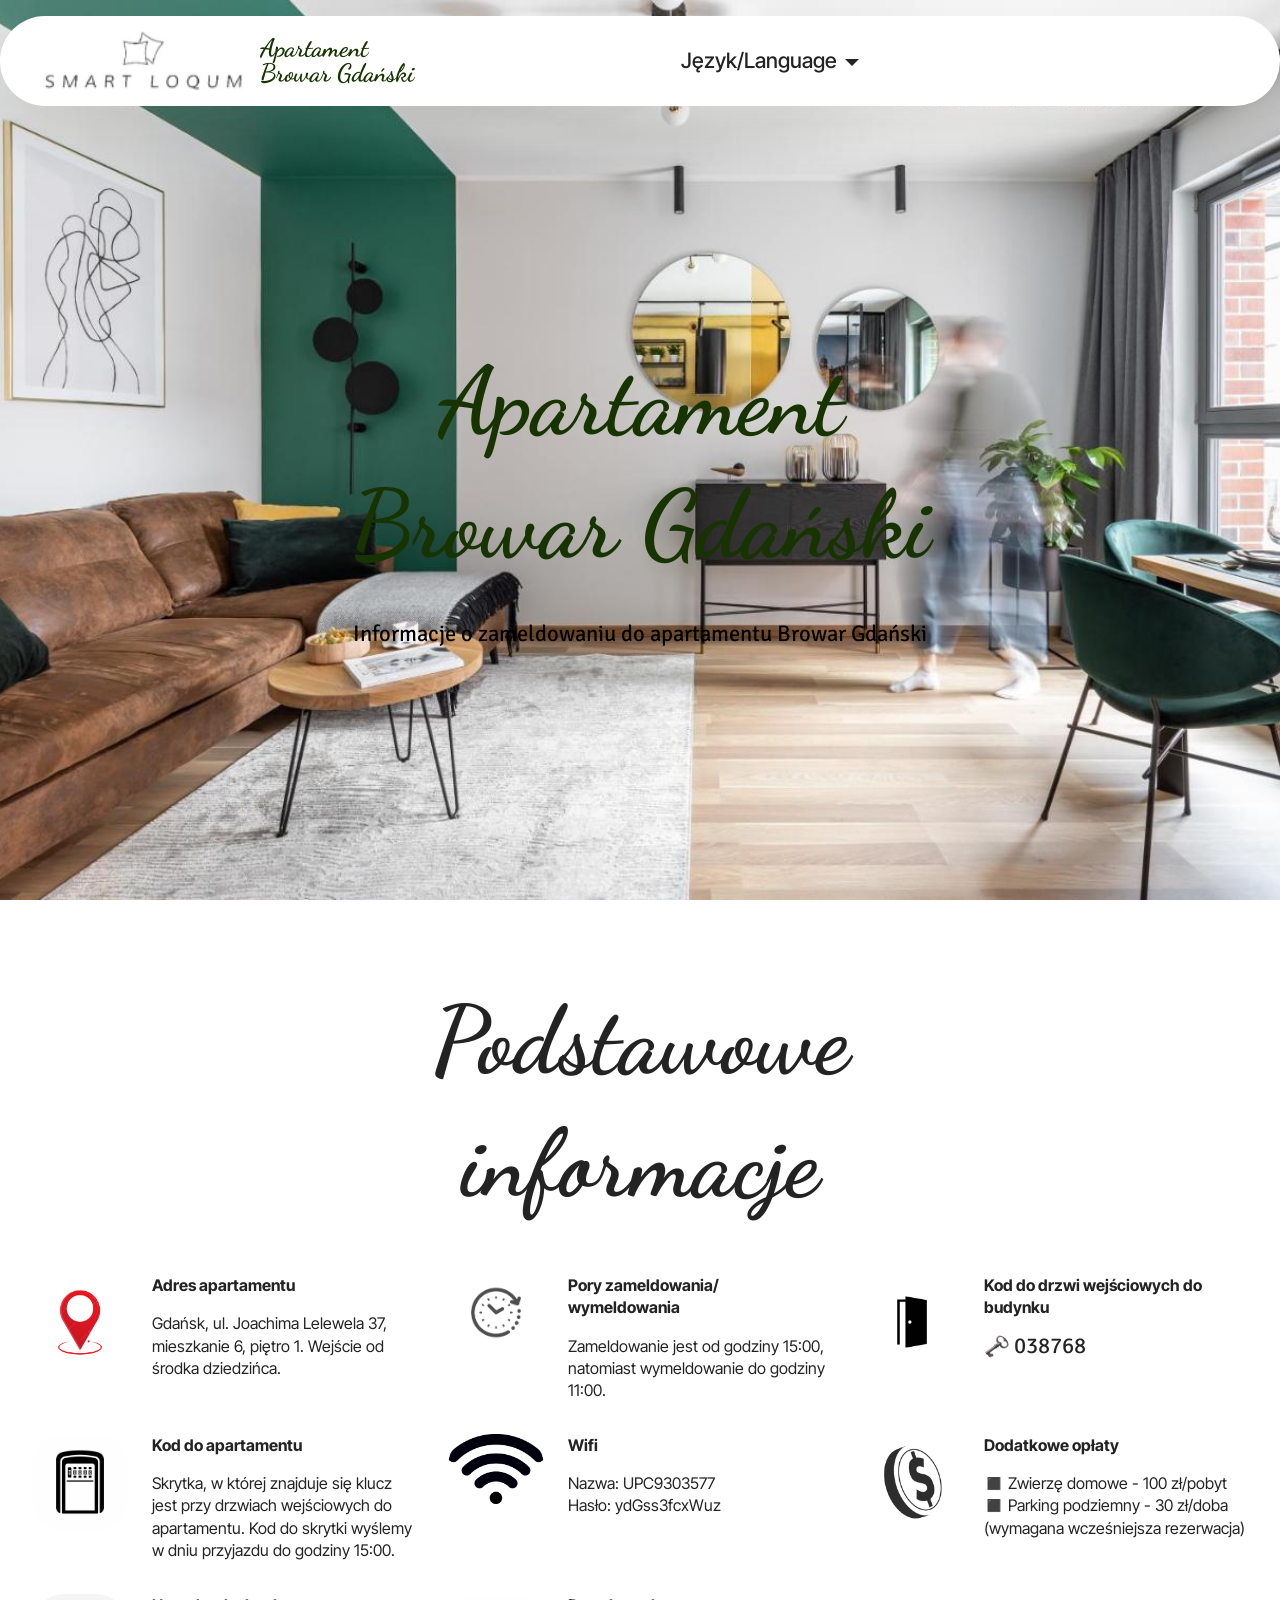
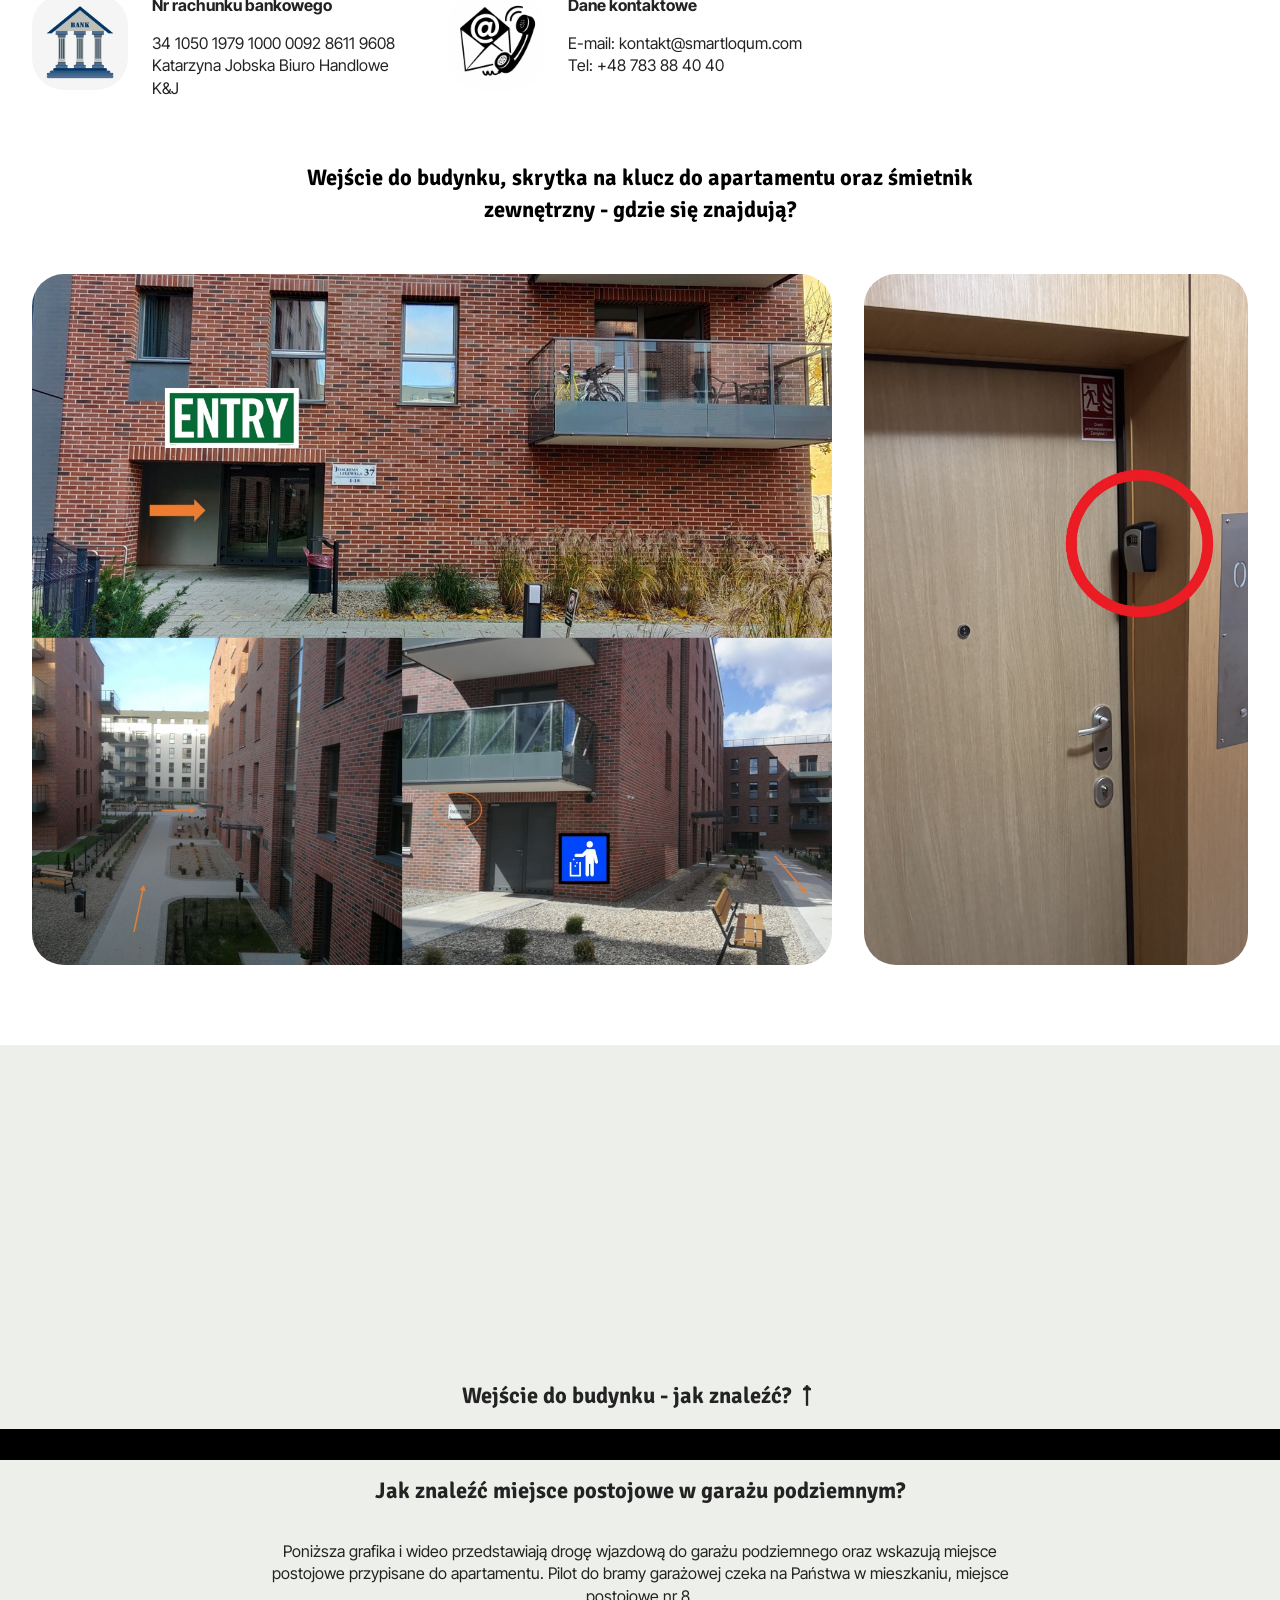
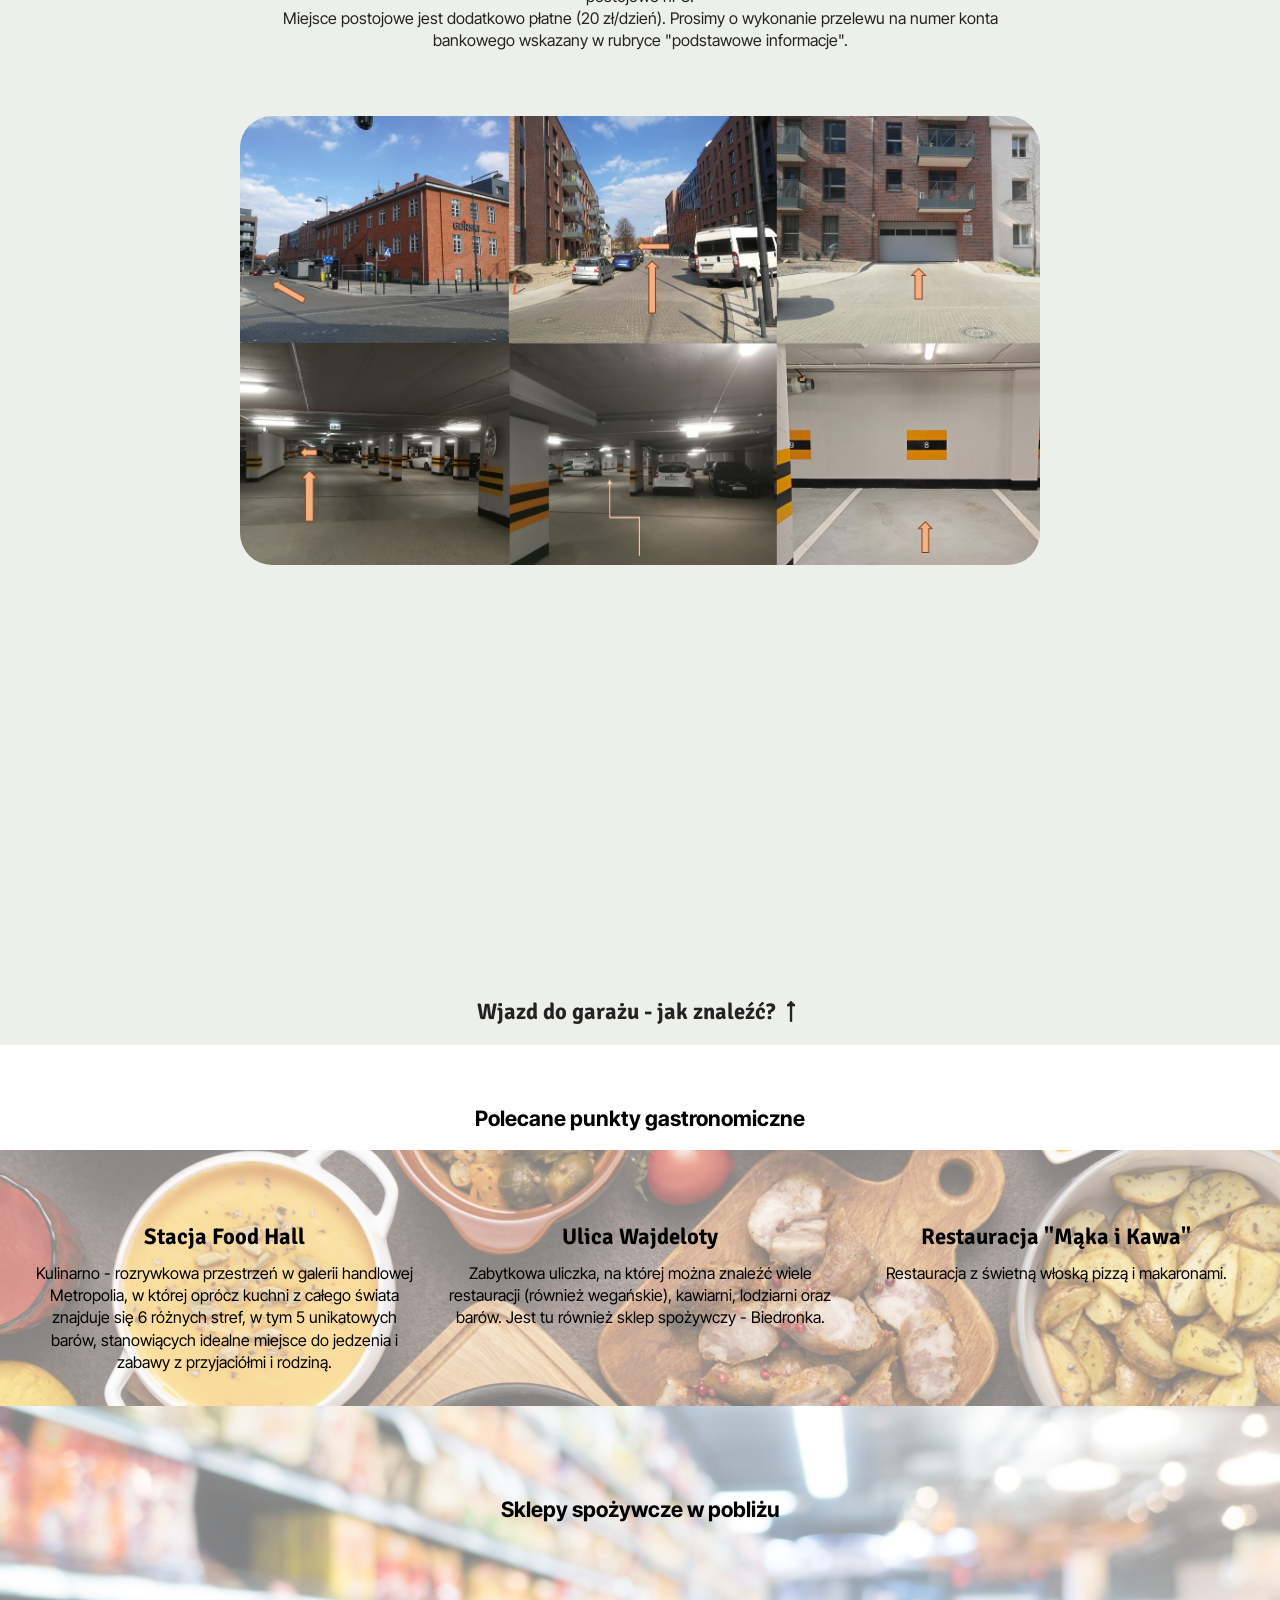
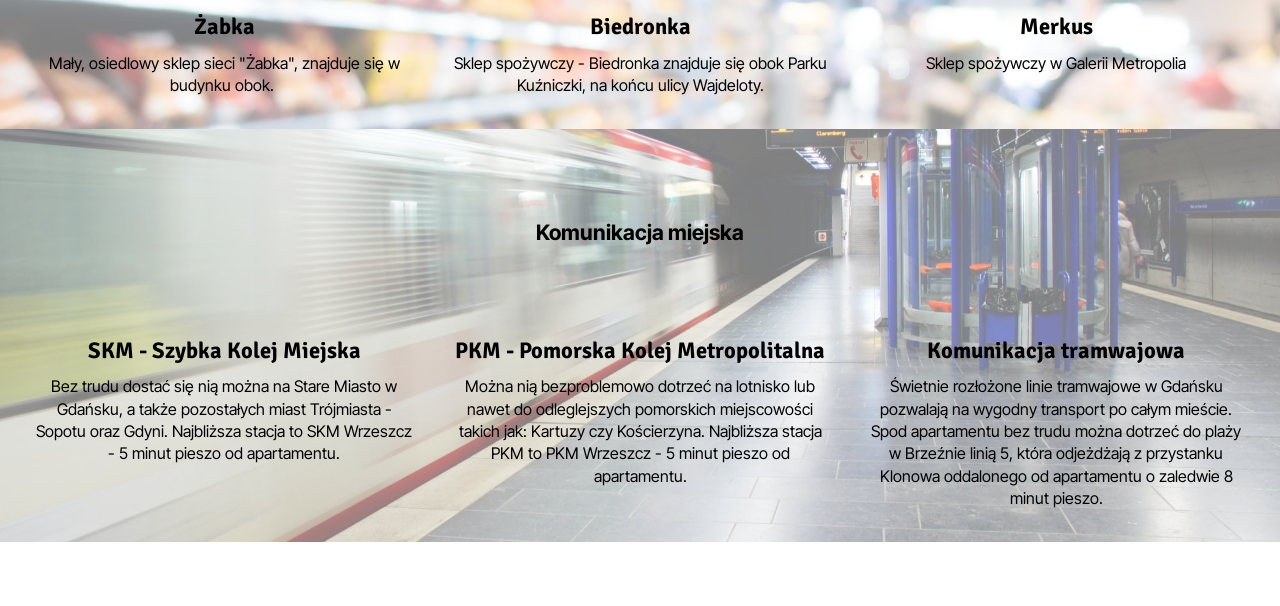
<file: index.html>
<!DOCTYPE html>
<html  >
<head>
  <!-- Site made with Mobirise Website Builder v6.0.1, https://mobirise.com -->
  <meta charset="UTF-8">
  <meta http-equiv="X-UA-Compatible" content="IE=edge">
  <meta name="generator" content="Mobirise v6.0.1, mobirise.com">
  <meta name="viewport" content="width=device-width, initial-scale=1, minimum-scale=1">
  <link rel="shortcut icon" href="assets/images/karta-powitalna-dawna-poczta.png" type="image/x-icon">
  <meta name="description" content="">
  
  
  <title>Browar Gdański PL</title>
  <link rel="stylesheet" href="assets/web/assets/mobirise-icons2/mobirise2.css">
  <link rel="stylesheet" href="assets/bootstrap/css/bootstrap.min.css">
  <link rel="stylesheet" href="assets/bootstrap/css/bootstrap-grid.min.css">
  <link rel="stylesheet" href="assets/bootstrap/css/bootstrap-reboot.min.css">
  <link rel="stylesheet" href="assets/parallax/jarallax.css">
  <link rel="stylesheet" href="assets/animatecss/animate.css">
  <link rel="stylesheet" href="assets/dropdown/css/style.css">
  <link rel="stylesheet" href="assets/theme/css/style.css">
  <link rel="preload" href="https://fonts.googleapis.com/css?family=Dancing+Script:400,500,600,700&display=swap" as="style" onload="this.onload=null;this.rel='stylesheet'">
  <noscript><link rel="stylesheet" href="https://fonts.googleapis.com/css?family=Dancing+Script:400,500,600,700&display=swap"></noscript>
  <link rel="preload" href="https://fonts.googleapis.com/css?family=Signika+Negative:300,400,500,600,700&display=swap" as="style" onload="this.onload=null;this.rel='stylesheet'">
  <noscript><link rel="stylesheet" href="https://fonts.googleapis.com/css?family=Signika+Negative:300,400,500,600,700&display=swap"></noscript>
  <link rel="preload" href="https://fonts.googleapis.com/css?family=Inter+Tight:100,200,300,400,500,600,700,800,900,100i,200i,300i,400i,500i,600i,700i,800i,900i&display=swap" as="style" onload="this.onload=null;this.rel='stylesheet'">
  <noscript><link rel="stylesheet" href="https://fonts.googleapis.com/css?family=Inter+Tight:100,200,300,400,500,600,700,800,900,100i,200i,300i,400i,500i,600i,700i,800i,900i&display=swap"></noscript>
  <link rel="preload" as="style" href="assets/mobirise/css/mbr-additional.css?v=JxssaK"><link rel="stylesheet" href="assets/mobirise/css/mbr-additional.css?v=JxssaK" type="text/css">

  
  
  
</head>
<body>
  
  <section data-bs-version="5.1" class="menu menu1 cid-uIEbX2FM1C" once="menu" id="menu01-8">
	

	<nav class="navbar navbar-dropdown navbar-fixed-top navbar-expand-lg">
		<div class="container">
			<div class="navbar-brand">
				<span class="navbar-logo">
					<a href="index.html">
						<img src="assets/images/karta-powitalna-dawna-poczta-153x46.png" alt="Mobirise Website Builder" style="height: 3.8rem;">
					</a>
				</span>
				<span class="navbar-caption-wrap"><a class="navbar-caption text-success display-1" href="index.html">Apartament<br>Browar Gdański</a></span>
			</div>
			<button class="navbar-toggler" type="button" data-toggle="collapse" data-bs-toggle="collapse" data-target="#navbarSupportedContent" data-bs-target="#navbarSupportedContent" aria-controls="navbarNavAltMarkup" aria-expanded="false" aria-label="Toggle navigation">
				<div class="hamburger">
					<span></span>
					<span></span>
					<span></span>
					<span></span>
				</div>
			</button>
			<div class="collapse navbar-collapse" id="navbarSupportedContent">
				<ul class="navbar-nav nav-dropdown nav-right" data-app-modern-menu="true"><li class="nav-item dropdown">
						<a class="nav-link link text-black dropdown-toggle display-4" href="https://mobiri.se" data-toggle="dropdown-submenu" data-bs-toggle="dropdown" data-bs-auto-close="outside" aria-expanded="false">Język/Language</a><div class="dropdown-menu" aria-labelledby="dropdown-813"><a class="text-black dropdown-item text-primary display-4" href="index.html">Polski/Polish</a><a class="text-black dropdown-item text-primary display-4" href="page2.html">Angielski/English</a></div>
					</li></ul>
				<div class="icons-menu">
					<a class="iconfont-wrapper" href="https://mobiri.se">
						<span class="p-2 mbr-iconfont mobi-mbri-phone mobi-mbri"></span>
					</a>
					<a class="iconfont-wrapper" href="https://mobiri.se">
						<span class="p-2 mbr-iconfont mobi-mbri-letter mobi-mbri"></span>
					</a>
					<a class="iconfont-wrapper" href="https://mobiri.se">
						<span class="p-2 mbr-iconfont mobi-mbri-map-pin mobi-mbri"></span>
					</a>
					
				</div>
				
			</div>
		</div>
	</nav>
</section>

<section data-bs-version="5.1" class="header16 cid-uIE7g3pvz5 mbr-fullscreen mbr-parallax-background" id="header17-7">
  
  
  <div class="container-fluid">
    <div class="row">
      <div class="content-wrap col-12 col-md-12">
        <h1 class="mbr-section-title mbr-fonts-style mbr-white mb-4 display-2">
          <strong><br>Apartament</strong><br><strong>Browar Gdański</strong></h1>
        
        <p class="mbr-fonts-style mbr-text mbr-white mb-4 display-5">Informacje o zameldowaniu do apartamentu Browar Gdański</p>
        
      </div>
    </div>
  </div>
</section>

<section data-bs-version="5.1" class="features15 cid-uIE6yzl52n" id="features015-2">
	

	
	
	<div class="container">
		<div class="row justify-content-center">
			<div class="col-12 content-head">
				<div class="mbr-section-head mb-5">
					<h4 class="mbr-section-title mbr-fonts-style align-center mb-0 display-2"><strong>Podstawowe informacje</strong></h4>
					
				</div>
			</div>
		</div>
		<div class="row">
			
			<div class="item features-without-image col-12 col-lg-4 active">
				<div class="item-wrapper">
					<div class="img-wrapper">
						<img src="assets/images/logo-adresu.png" alt="Mobirise Website Builder" data-slide-to="1" data-bs-slide-to="1">
					</div>
					<div class="card-box">
						<h4 class="card-title mbr-fonts-style mb-0 display-7"><strong>Adres apartamentu</strong></h4>
						<h5 class="card-text mbr-fonts-style mt-3 display-7">Gdańsk, ul. Joachima Lelewela 37, mieszkanie 6, piętro 1. Wejście od środka dziedzińca.</h5>
					</div>
				</div>
			</div>
			<div class="item features-without-image col-12 col-lg-4">
				<div class="item-wrapper">
					<div class="img-wrapper">
						<img src="assets/images/logo-zameldowania.jpg" alt="Mobirise Website Builder" data-bs-slide-to="2" data-slide-to="2">
					</div>
					<div class="card-box">
						<h4 class="card-title mbr-fonts-style mb-0 display-7"><strong>Pory zameldowania/ wymeldowania</strong></h4>
						<h5 class="card-text mbr-fonts-style mt-3 display-7">Zameldowanie jest od godziny 15:00, natomiast wymeldowanie do godziny 11:00.</h5>
					</div>
				</div>
			</div>
			<div class="item features-without-image col-12 col-lg-4">
				<div class="item-wrapper">
					<div class="img-wrapper">
						<img src="assets/images/logo-klatki.jpg" alt="Mobirise Website Builder" data-slide-to="3" data-bs-slide-to="3">
					</div>
					<div class="card-box">
						<h4 class="card-title mbr-fonts-style mb-0 display-7"><strong>Kod do drzwi wejściowych do budynku</strong></h4>
						<h5 class="card-text mbr-fonts-style mt-3 display-5"><p><img src="[data-uri]" data-filename="🗝.png" style="width: 24.8px; height: 24.8px; float: left;">&nbsp;038768</p></h5>
					</div>
				</div>
			</div>
			<div class="item features-without-image col-12 col-lg-4">
				<div class="item-wrapper">
					<div class="img-wrapper">
						<img src="assets/images/chatgpt-image-10-kwi-2025-08-45.png" alt="Mobirise Website Builder" data-bs-slide-to="4" data-slide-to="4">
					</div>
					<div class="card-box">
						<h4 class="card-title mbr-fonts-style mb-0 display-7"><strong>Kod do apartamentu</strong></h4>
						<h5 class="card-text mbr-fonts-style mt-3 display-7">Skrytka, w której znajduje się klucz jest przy drzwiach wejściowych do apartamentu. Kod do skrytki wyślemy w dniu przyjazdu do godziny 15:00.</h5>
					</div>
				</div>
			</div>
			<div class="item features-without-image col-12 col-lg-4">
				<div class="item-wrapper">
					<div class="img-wrapper">
						<img src="assets/images/logo-wifi.webp" alt="Mobirise Website Builder" data-slide-to="5" data-bs-slide-to="5">
					</div>
					<div class="card-box">
						<h4 class="card-title mbr-fonts-style mb-0 display-7">
							<strong>Wifi</strong>
						</h4>
						<h5 class="card-text mbr-fonts-style mt-3 display-7">Nazwa: UPC9303577<br>Hasło: ydGss3fcxWuz</h5>
					</div>
				</div>
			</div>

			<div class="item features-without-image col-12 col-lg-4">
				<div class="item-wrapper">
					<div class="img-wrapper">
						<img src="assets/images/logo-monety.jpg" alt="Mobirise Website Builder" data-bs-slide-to="5" data-slide-to="5">
					</div>
					<div class="card-box">
						<h4 class="card-title mbr-fonts-style mb-0 display-7"><strong>Dodatkowe opłaty&nbsp;</strong></h4>
						<h5 class="card-text mbr-fonts-style mt-3 display-7"><div>◼️ Zwierzę domowe - 100 zł/pobyt
</div><div>◼️ Parking podziemny - 30 zł/doba (wymagana wcześniejsza rezerwacja)</div></h5>
					</div>
				</div>
			</div><div class="item features-without-image col-12 col-lg-4">
				<div class="item-wrapper">
					<div class="img-wrapper">
						<img src="assets/images/logo-banku.jpg" alt="Mobirise Website Builder" data-bs-slide-to="6" data-slide-to="6">
					</div>
					<div class="card-box">
						<h4 class="card-title mbr-fonts-style mb-0 display-7"><strong>Nr rachunku bankowego</strong></h4>
						<h5 class="card-text mbr-fonts-style mt-3 display-7">34 1050 1979 1000 0092 8611 9608 
<div>Katarzyna Jobska Biuro Handlowe K&amp;J</div></h5>
					</div>
				</div>
			</div>
			
			<div class="item features-without-image col-12 col-lg-4">
				<div class="item-wrapper">
					<div class="img-wrapper">
						<img src="assets/images/mj-obraz-chatgpt.png" alt="Mobirise Website Builder" data-bs-slide-to="8" data-slide-to="8">
					</div>
					<div class="card-box">
						<h4 class="card-title mbr-fonts-style mb-0 display-7"><strong>Dane kontaktowe</strong></h4>
						<h5 class="card-text mbr-fonts-style mt-3 display-7">E-mail: kontakt@smartloqum.com
<div>Tel: +48 783 88 40 40</div></h5>
					</div>
				</div>
			</div>
		</div>
	</div>
</section>

<section data-bs-version="5.1" class="features12 cid-uIPjSyp8i2" id="features012-17">
	
	
	<div class="container">
		<div class="row justify-content-center">
			<div class="col-12 content-head">
				<div class="mbr-section-head mb-5">
					<h4 class="mbr-section-title mbr-fonts-style align-center mb-0 display-5"><strong>Wejście do budynku, skrytka na klucz do apartamentu oraz śmietnik zewnętrzny - gdzie się znajdują?</strong></h4>
					
				</div>
			</div>
		</div>
		<div class="row mb-4">
			<div class="item features-image col-12 col-md-6 col-lg-8">
				<div class="item-wrapper">
					<div class="item-img mb-3 img-big">
						<img src="assets/images/wejcie-i-mietnik-stary-browar.png" alt="Mobirise Website Builder" title="">
					</div>
					
				</div>
			</div>
			<div class="item features-image col-12 col-md-6 col-lg-4">
				<div class="item-wrapper">
					<div class="item-img mb-3">
						<img src="assets/images/img-1167.jpeg" alt="Mobirise Website Builder" title="">
					</div>
					
				</div>
			</div>
		</div>
	</div>
</section>

<section data-bs-version="5.1" class="video02 cid-uIPjT61lA9" id="video02-18">
  

  
  

  <div class="container">
    <div class="row justify-content-center">
      <div class="mbr-figure col-12 mb-5 col-md-4"><iframe class="mbr-embedded-video" src="https://youtube.com/embed/8zZroAc3mz8" width="800" height="600" frameborder="0" allowfullscreen></iframe></div>
    </div>
    <div class="row justify-content-center">
      <div class="col-12 content-text">
        <h4 class="mbr-description mbr-fonts-style mb-3 align-center display-5">
          <strong>Wejście do budynku - jak znaleźć? ⭡</strong></h4>
        
      </div>
    </div>
  </div>
</section>

<section data-bs-version="5.1" class="footer4 cid-uIEc25SFnz" once="footers" id="footer04-b">

    

    

    <div class="container">
        <div class="media-container-row align-center mbr-white">
            <div class="col-12">
                <p class="mbr-text mb-0 mbr-fonts-style display-5">.</p>
            </div>
        </div>
    </div>
</section>

<section data-bs-version="5.1" class="header13 cid-uIPjTrXry3" id="header13-19">
  

  
  

  <div class="align-center container">
    <div class="row justify-content-center">
      <div class="col-md-12 mb-5 content-head">
        <h1 class="mbr-section-title mbr-fonts-style display-5"><strong>Jak znaleźć miejsce postojowe w garażu podziemnym?</strong><br></h1>
        <p class="mbr-text mbr-fonts-style mt-4 display-7">Poniższa grafika i wideo przedstawiają drogę wjazdową do garażu podziemnego oraz wskazują miejsce postojowe przypisane do apartamentu.&nbsp;Pilot do bramy garażowej czeka na Państwa w mieszkaniu, miejsce postojowe nr 8.<br> Miejsce postojowe jest dodatkowo płatne (20 zł/dzień). Prosimy o wykonanie przelewu na numer konta bankowego wskazany w rubryce "podstawowe informacje".</p>
        
      </div>
    </div>

    <div class="row justify-content-center">
      <div class="col-12 col-md-8">
        <img src="assets/images/wjazd-do-garau-browar.png" alt="Mobirise Website Builder" title="">
      </div>
    </div>
  </div>
</section>

<section data-bs-version="5.1" class="video02 cid-uIPjTN4G70" id="video02-1a">
  

  
  

  <div class="container">
    <div class="row justify-content-center">
      <div class="mbr-figure col-12 mb-5 col-md-4"><iframe class="mbr-embedded-video" src="https://youtube.com/embed/a6u_VBBNdTg" width="800" height="600" frameborder="0" allowfullscreen></iframe></div>
    </div>
    <div class="row justify-content-center">
      <div class="col-12 content-text">
        <h4 class="mbr-description mbr-fonts-style mb-3 align-center display-5">
          <strong>Wjazd do garażu - jak znaleźć? ⭡</strong></h4>
        
      </div>
    </div>
  </div>
</section>

<section data-bs-version="5.1" class="features10 cid-uIPjUeluGI mbr-parallax-background" id="features010-1b">
  

  
  <div class="mbr-overlay" style="opacity: 0.5; background-color: rgb(255, 255, 255);"></div>
  <div class="container">
    <div class="row justify-content-center mb-5">
      <div class="col-12 mb-0 content-head">
        <h3 class="mbr-section-title mbr-fonts-style align-center display-4">
          <strong><br></strong><br><strong>Polecane punkty gastronomiczne</strong></h3>
        
      </div>
    </div>
    <div class="row">
      <div class="item features-without-image col-12 col-md-6 col-lg-4">
        <div class="item-wrapper">
          <div class="card-box align-left">
            
            <h5 class="card-title mbr-fonts-style display-5">
              <strong>Stacja Food Hall</strong></h5>
            <p class="card-text mbr-fonts-style mb-3 display-7">
              Kulinarno - rozrywkowa przestrzeń w galerii handlowej Metropolia, w której oprócz kuchni z całego świata znajduje się 6 różnych stref, w tym 5 unikatowych barów, stanowiących idealne miejsce do jedzenia i zabawy z przyjaciółmi i rodziną.</p>
            
          </div>
        </div>
      </div>
      <div class="item features-without-image col-12 col-md-6 col-lg-4">
        <div class="item-wrapper">
          <div class="card-box align-left">
            
            <h5 class="card-title mbr-fonts-style display-5">
              <strong>Ulica Wajdeloty</strong></h5>
            <p class="card-text mbr-fonts-style mb-3 display-7">
              Zabytkowa uliczka, na której można znaleźć wiele restauracji (również wegańskie), kawiarni, lodziarni oraz barów. Jest tu również sklep spożywczy - Biedronka.</p>
            
          </div>
        </div>
      </div>
      <div class="item features-without-image col-12 col-md-6 col-lg-4">
        <div class="item-wrapper">
          <div class="card-box align-left">
            
            <h5 class="card-title mbr-fonts-style display-5"><strong>Restauracja "Mąka i Kawa"</strong></h5>
            <p class="card-text mbr-fonts-style mb-3 display-7">Restauracja z świetną włoską pizzą i makaronami.</p>
            
          </div>
        </div>
      </div>
    </div>
  </div>
</section>

<section data-bs-version="5.1" class="features10 cid-uIPjUvHEg1 mbr-parallax-background" id="features010-1c">
  

  
  <div class="mbr-overlay" style="opacity: 0.5; background-color: rgb(255, 255, 255);"></div>
  <div class="container">
    <div class="row justify-content-center mb-5">
      <div class="col-12 mb-0 content-head">
        <h3 class="mbr-section-title mbr-fonts-style align-center display-4">
          <strong><br></strong><br><br><strong>Sklepy spożywcze w pobliżu</strong><strong><br></strong></h3>
        
      </div>
    </div>
    <div class="row">
      <div class="item features-without-image col-12 col-md-6 col-lg-4">
        <div class="item-wrapper">
          <div class="card-box align-left">
            
            <h5 class="card-title mbr-fonts-style display-5"><strong>Żabka</strong></h5>
            <p class="card-text mbr-fonts-style mb-3 display-7">
              Mały, osiedlowy sklep sieci "Żabka", znajduje się w budynku obok.&nbsp;</p>
            
          </div>
        </div>
      </div>
      <div class="item features-without-image col-12 col-md-6 col-lg-4">
        <div class="item-wrapper">
          <div class="card-box align-left">
            
            <h5 class="card-title mbr-fonts-style display-5"><strong>Biedronka</strong></h5>
            <p class="card-text mbr-fonts-style mb-3 display-7">Sklep spożywczy - Biedronka znajduje się obok Parku Kuźniczki, na końcu ulicy Wajdeloty.</p>
            
          </div>
        </div>
      </div>
      <div class="item features-without-image col-12 col-md-6 col-lg-4">
        <div class="item-wrapper">
          <div class="card-box align-left">
            
            <h5 class="card-title mbr-fonts-style display-5"><strong>Merkus</strong></h5>
            <p class="card-text mbr-fonts-style mb-3 display-7">Sklep spożywczy w Galerii Metropolia</p>
            
          </div>
        </div>
      </div>
    </div>
  </div>
</section>

<section data-bs-version="5.1" class="features10 cid-uIPjULOoMV mbr-parallax-background" id="features010-1d">
  

  
  <div class="mbr-overlay" style="opacity: 0.5; background-color: rgb(255, 255, 255);"></div>
  <div class="container">
    <div class="row justify-content-center mb-5">
      <div class="col-12 mb-0 content-head">
        <h3 class="mbr-section-title mbr-fonts-style align-center display-4">
          <strong><br></strong><br><br><strong>Komunikacja miejska</strong><strong><br></strong></h3>
        
      </div>
    </div>
    <div class="row">
      <div class="item features-without-image col-12 col-md-6 col-lg-4">
        <div class="item-wrapper">
          <div class="card-box align-left">
            
            <h5 class="card-title mbr-fonts-style display-5"><strong>SKM - Szybka Kolej Miejska</strong></h5>
            <p class="card-text mbr-fonts-style mb-3 display-7">
              Bez trudu dostać się nią można na Stare Miasto w Gdańsku, a także pozostałych miast Trójmiasta - Sopotu oraz Gdyni. Najbliższa stacja to SKM Wrzeszcz - 5 minut pieszo od apartamentu.</p>
            
          </div>
        </div>
      </div>
      <div class="item features-without-image col-12 col-md-6 col-lg-4">
        <div class="item-wrapper">
          <div class="card-box align-left">
            
            <h5 class="card-title mbr-fonts-style display-5"><strong>PKM - Pomorska Kolej Metropolitalna</strong></h5>
            <p class="card-text mbr-fonts-style mb-3 display-7">
              Można nią bezproblemowo dotrzeć na lotnisko lub nawet do odleglejszych pomorskich miejscowości takich jak: Kartuzy czy Kościerzyna. Najbliższa stacja PKM to PKM Wrzeszcz - 5 minut pieszo od apartamentu.</p>
            
          </div>
        </div>
      </div>
      <div class="item features-without-image col-12 col-md-6 col-lg-4">
        <div class="item-wrapper">
          <div class="card-box align-left">
            
            <h5 class="card-title mbr-fonts-style display-5"><strong>Komunikacja tramwajowa</strong></h5>
            <p class="card-text mbr-fonts-style mb-3 display-7">Świetnie rozłożone linie tramwajowe w Gdańsku pozwalają na wygodny transport po całym mieście. Spod apartamentu bez trudu można dotrzeć do plaży w Brzeźnie linią 5, która odjeżdżają z przystanku Klonowa oddalonego od apartamentu o zaledwie 8 minut pieszo.</p>
            
          </div>
        </div>
      </div>
    </div>
  </div>
</section><section class="display-7" style="padding: 0;align-items: center;justify-content: center;flex-wrap: wrap;    align-content: center;display: flex;position: relative;height: 4rem;"><a href="https://mobiri.se/" style="flex: 1 1;height: 4rem;position: absolute;width: 100%;z-index: 1;"><img alt="" style="height: 4rem;" src="[data-uri]"></a><p style="margin: 0;text-align: center;" class="display-7">&#8204;</p><a style="z-index:1" href="https://mobirise.com/builder/ai-website-builder.html">Free AI Website Builder</a></section><script src="assets/bootstrap/js/bootstrap.bundle.min.js"></script>  <script src="assets/parallax/jarallax.js"></script>  <script src="assets/smoothscroll/smooth-scroll.js"></script>  <script src="assets/ytplayer/index.js"></script>  <script src="assets/dropdown/js/navbar-dropdown.js"></script>  <script src="assets/playervimeo/vimeo_player.js"></script>  <script src="assets/theme/js/script.js"></script>  
  
  
  <input name="animation" type="hidden">
  </body>
</html>
</file>
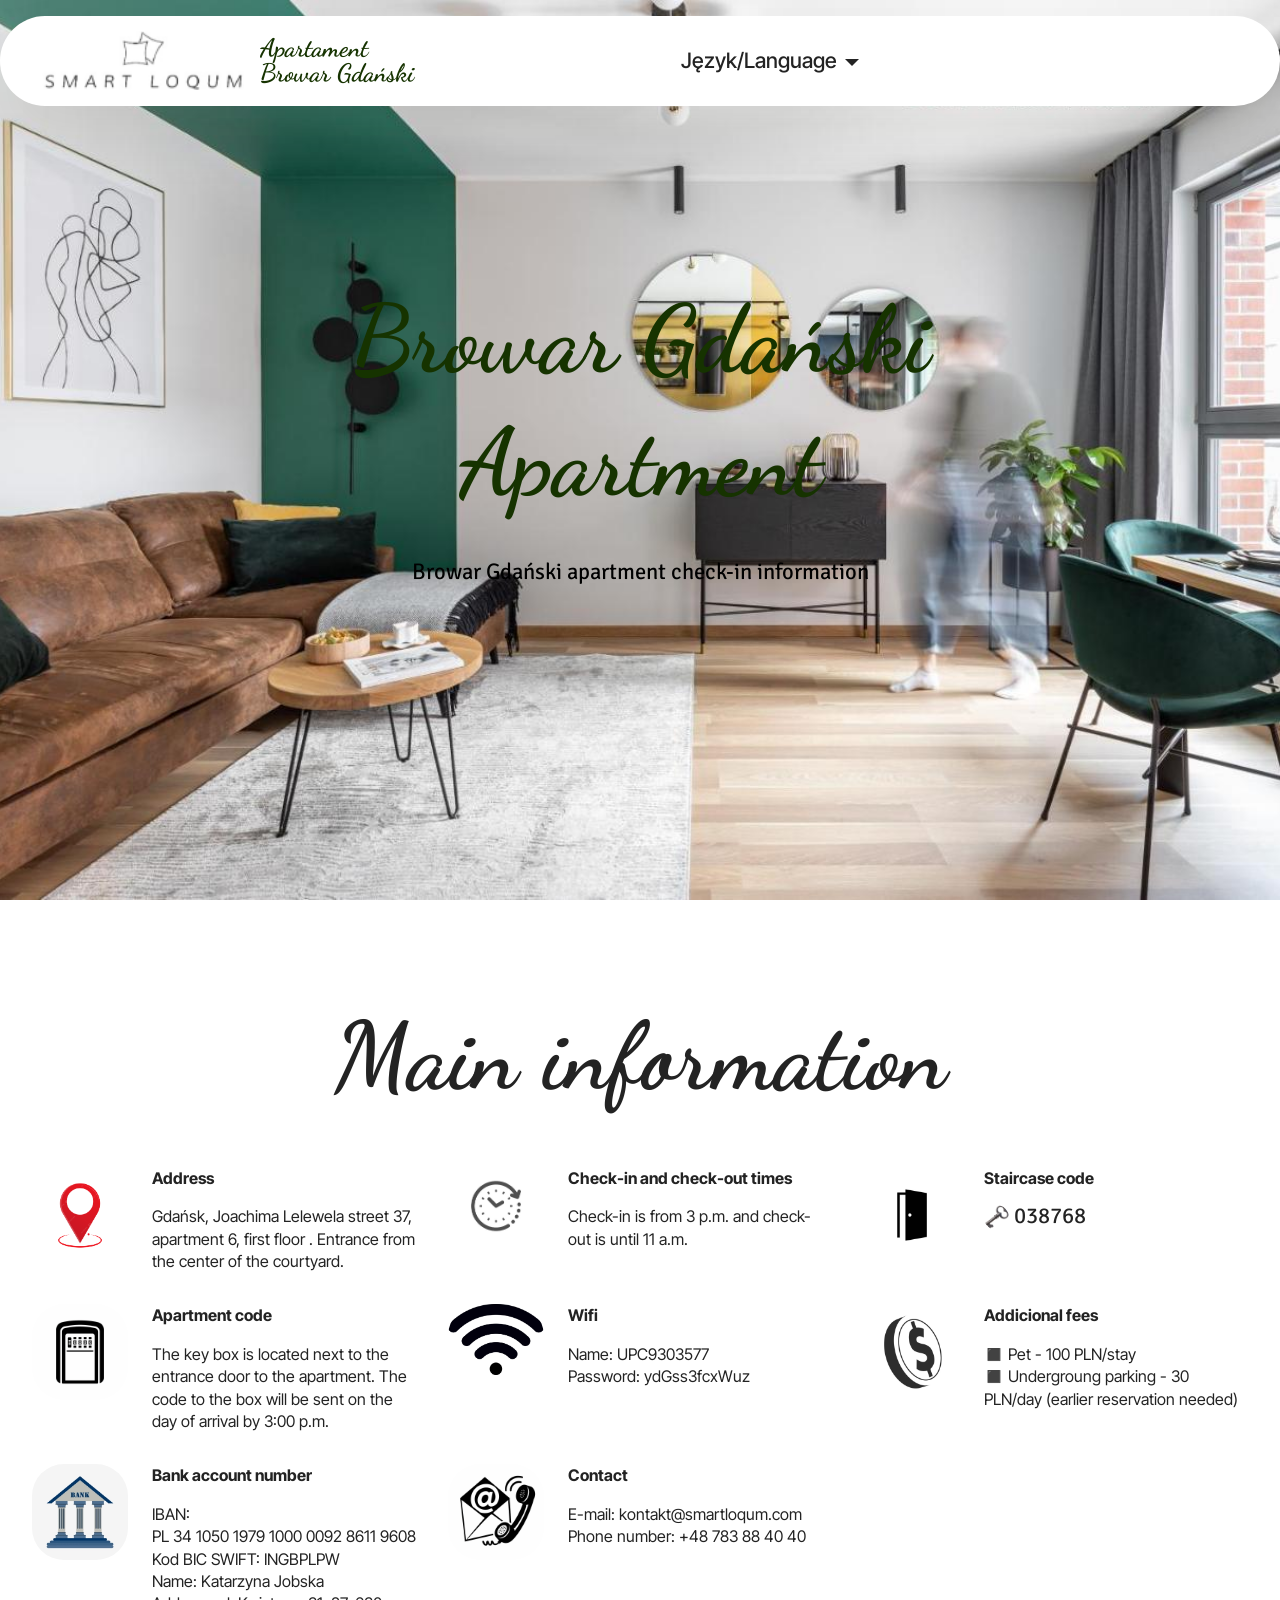
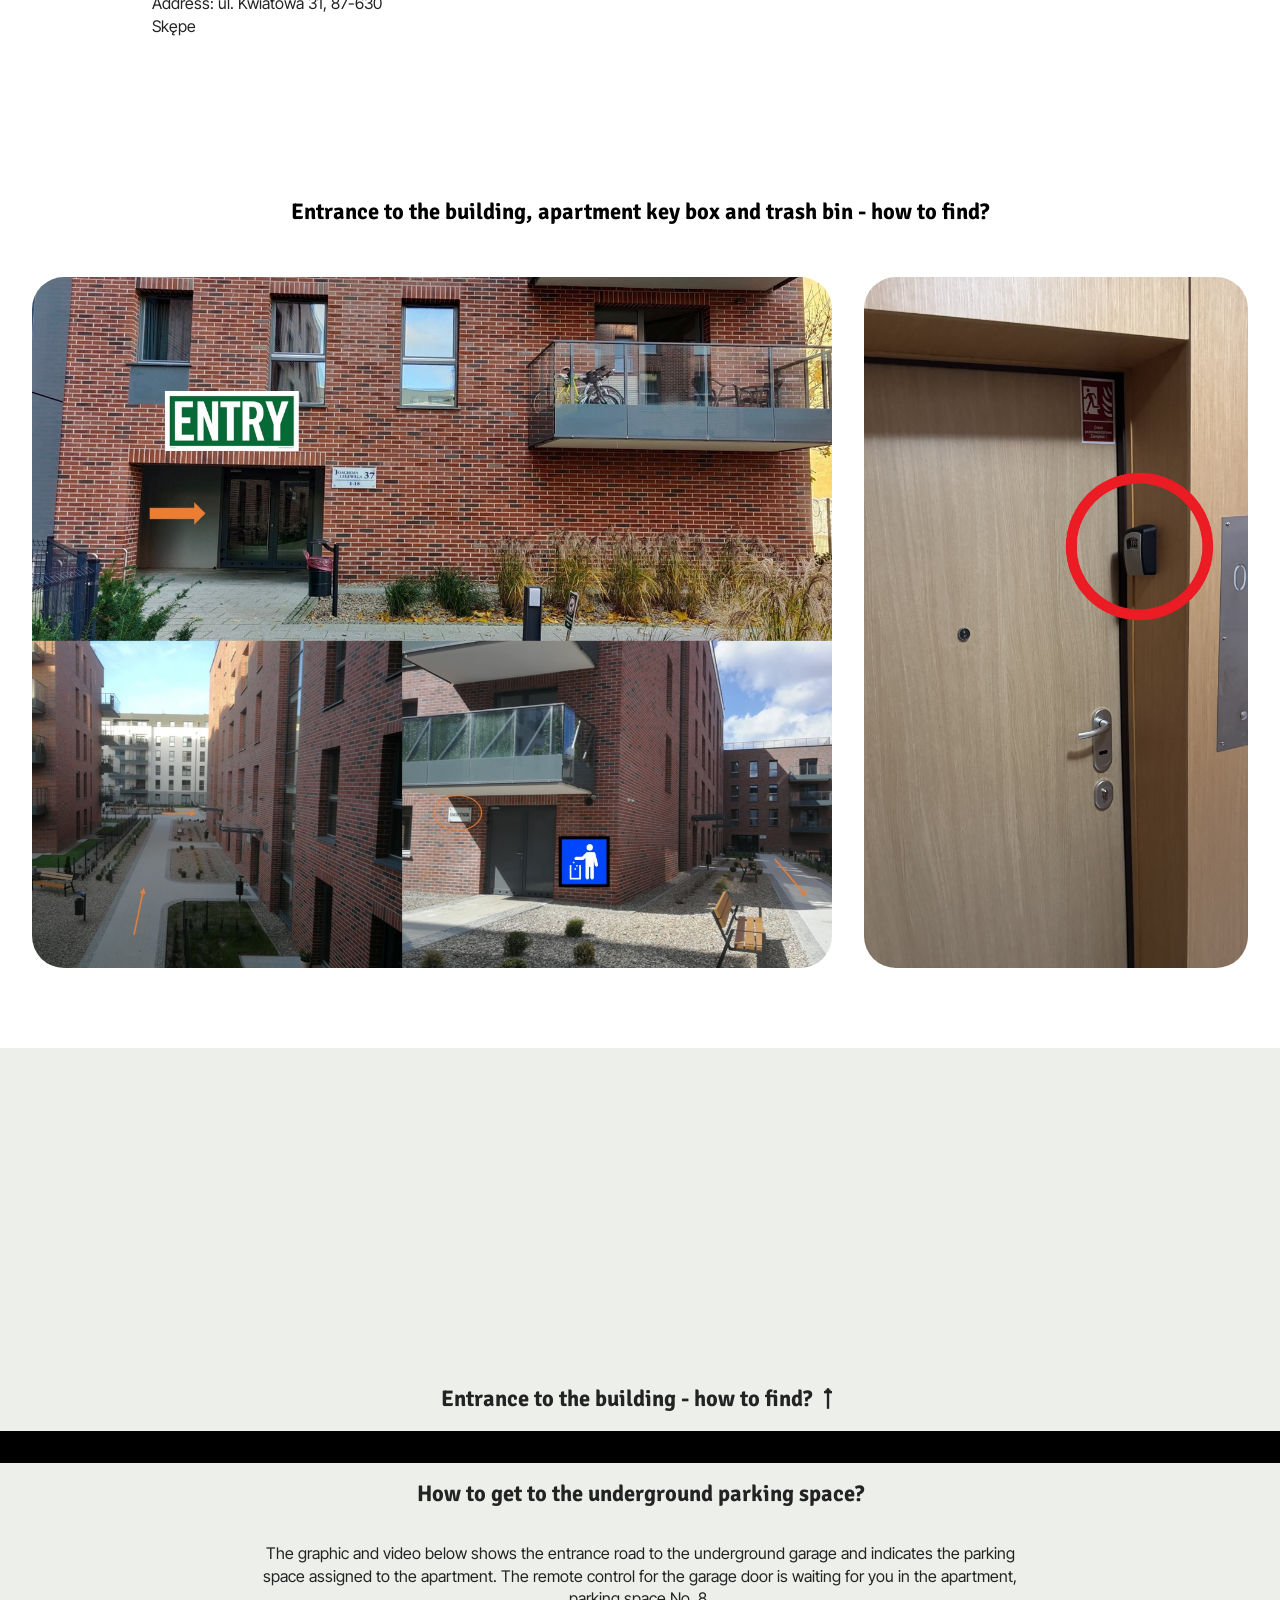
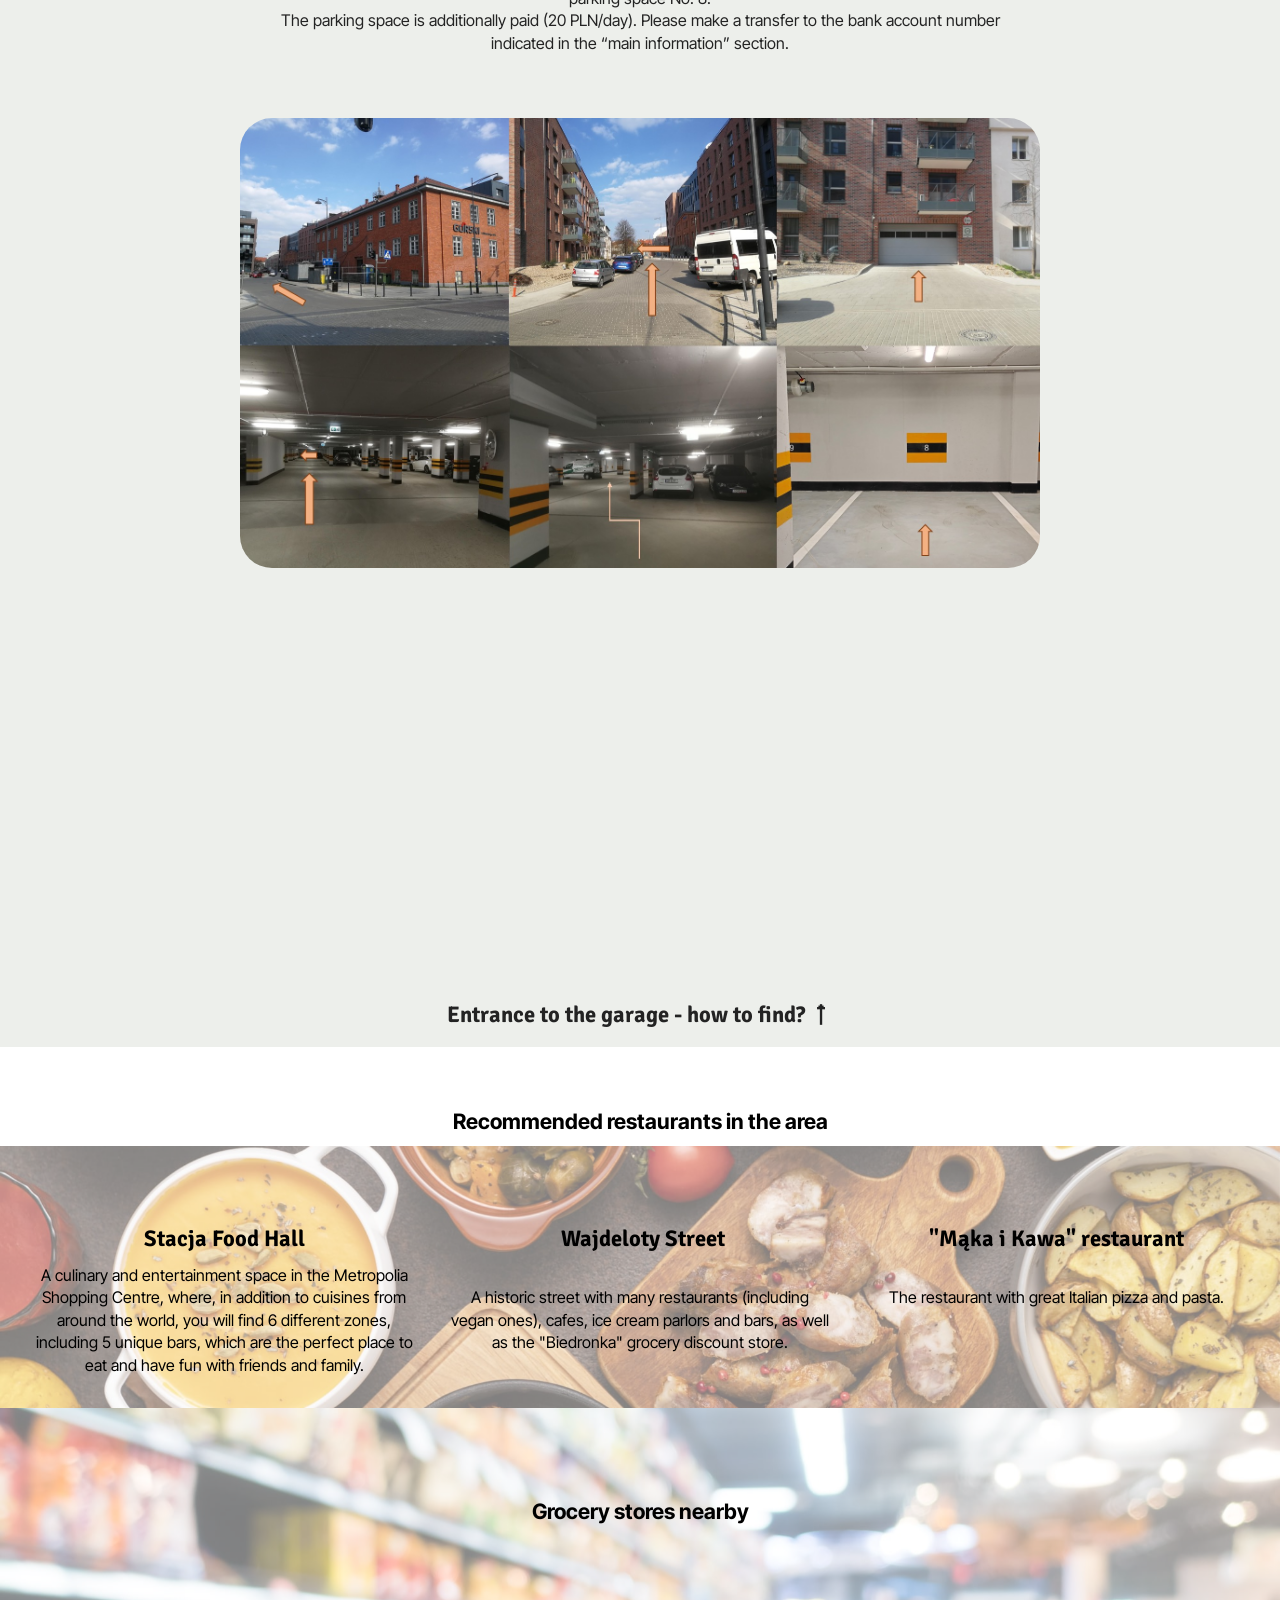
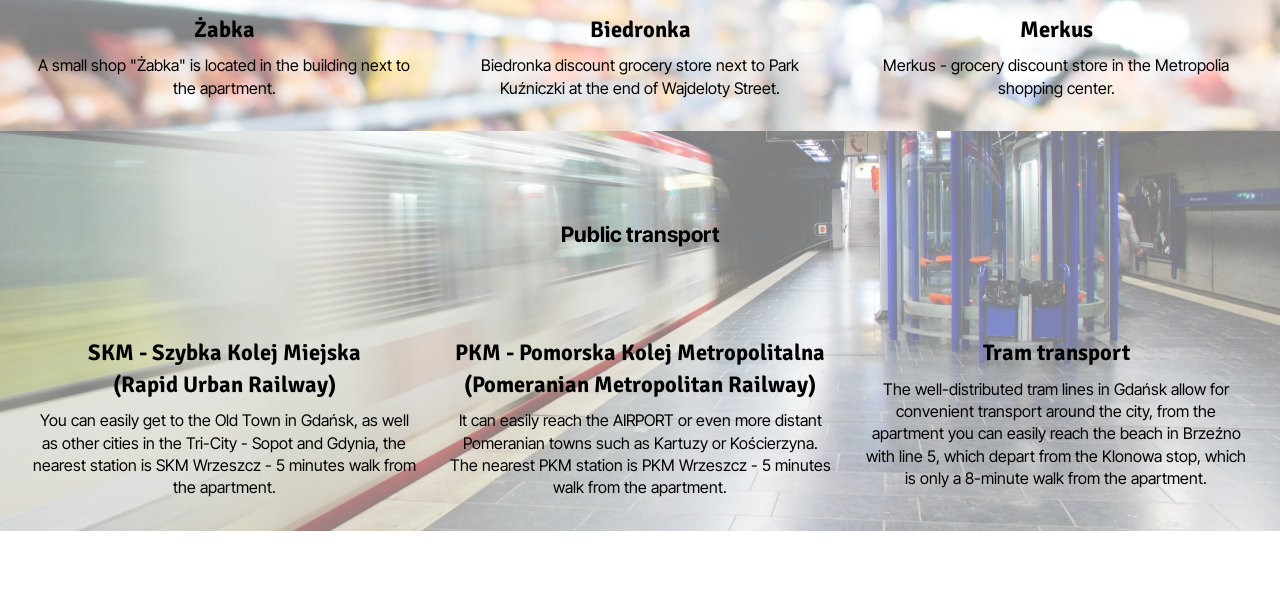
<file: page2.html>
<!DOCTYPE html>
<html  >
<head>
  <!-- Site made with Mobirise Website Builder v6.0.1, https://mobirise.com -->
  <meta charset="UTF-8">
  <meta http-equiv="X-UA-Compatible" content="IE=edge">
  <meta name="generator" content="Mobirise v6.0.1, mobirise.com">
  <meta name="viewport" content="width=device-width, initial-scale=1, minimum-scale=1">
  <link rel="shortcut icon" href="assets/images/karta-powitalna-dawna-poczta.png" type="image/x-icon">
  <meta name="description" content="">
  
  
  <title>Browar Gdański - EN</title>
  <link rel="stylesheet" href="assets/web/assets/mobirise-icons2/mobirise2.css">
  <link rel="stylesheet" href="assets/bootstrap/css/bootstrap.min.css">
  <link rel="stylesheet" href="assets/bootstrap/css/bootstrap-grid.min.css">
  <link rel="stylesheet" href="assets/bootstrap/css/bootstrap-reboot.min.css">
  <link rel="stylesheet" href="assets/parallax/jarallax.css">
  <link rel="stylesheet" href="assets/animatecss/animate.css">
  <link rel="stylesheet" href="assets/dropdown/css/style.css">
  <link rel="stylesheet" href="assets/theme/css/style.css">
  <link rel="preload" href="https://fonts.googleapis.com/css?family=Dancing+Script:400,500,600,700&display=swap" as="style" onload="this.onload=null;this.rel='stylesheet'">
  <noscript><link rel="stylesheet" href="https://fonts.googleapis.com/css?family=Dancing+Script:400,500,600,700&display=swap"></noscript>
  <link rel="preload" href="https://fonts.googleapis.com/css?family=Signika+Negative:300,400,500,600,700&display=swap" as="style" onload="this.onload=null;this.rel='stylesheet'">
  <noscript><link rel="stylesheet" href="https://fonts.googleapis.com/css?family=Signika+Negative:300,400,500,600,700&display=swap"></noscript>
  <link rel="preload" href="https://fonts.googleapis.com/css?family=Inter+Tight:100,200,300,400,500,600,700,800,900,100i,200i,300i,400i,500i,600i,700i,800i,900i&display=swap" as="style" onload="this.onload=null;this.rel='stylesheet'">
  <noscript><link rel="stylesheet" href="https://fonts.googleapis.com/css?family=Inter+Tight:100,200,300,400,500,600,700,800,900,100i,200i,300i,400i,500i,600i,700i,800i,900i&display=swap"></noscript>
  <link rel="preload" as="style" href="assets/mobirise/css/mbr-additional.css?v=uKqURI"><link rel="stylesheet" href="assets/mobirise/css/mbr-additional.css?v=uKqURI" type="text/css">

  
  
  
</head>
<body>
  
  <section data-bs-version="5.1" class="menu menu1 cid-uIPhk3NVTJ" once="menu" id="menu01-w">
	

	<nav class="navbar navbar-dropdown navbar-fixed-top navbar-expand-lg">
		<div class="container">
			<div class="navbar-brand">
				<span class="navbar-logo">
					<a href="index.html">
						<img src="assets/images/karta-powitalna-dawna-poczta-153x46.png" alt="Mobirise Website Builder" style="height: 3.8rem;">
					</a>
				</span>
				<span class="navbar-caption-wrap"><a class="navbar-caption text-success display-1" href="index.html">Apartament<br>Browar Gdański</a></span>
			</div>
			<button class="navbar-toggler" type="button" data-toggle="collapse" data-bs-toggle="collapse" data-target="#navbarSupportedContent" data-bs-target="#navbarSupportedContent" aria-controls="navbarNavAltMarkup" aria-expanded="false" aria-label="Toggle navigation">
				<div class="hamburger">
					<span></span>
					<span></span>
					<span></span>
					<span></span>
				</div>
			</button>
			<div class="collapse navbar-collapse" id="navbarSupportedContent">
				<ul class="navbar-nav nav-dropdown nav-right" data-app-modern-menu="true"><li class="nav-item dropdown">
						<a class="nav-link link text-black dropdown-toggle display-4" href="https://mobiri.se" data-toggle="dropdown-submenu" data-bs-toggle="dropdown" data-bs-auto-close="outside" aria-expanded="false">Język/Language</a><div class="dropdown-menu" aria-labelledby="dropdown-813"><a class="text-black dropdown-item text-primary display-4" href="index.html">Polski/Polish</a><a class="text-black dropdown-item text-primary display-4" href="page2.html">Angielski/English</a></div>
					</li></ul>
				<div class="icons-menu">
					<a class="iconfont-wrapper" href="https://mobiri.se">
						<span class="p-2 mbr-iconfont mobi-mbri-phone mobi-mbri"></span>
					</a>
					<a class="iconfont-wrapper" href="https://mobiri.se">
						<span class="p-2 mbr-iconfont mobi-mbri-letter mobi-mbri"></span>
					</a>
					<a class="iconfont-wrapper" href="https://mobiri.se">
						<span class="p-2 mbr-iconfont mobi-mbri-map-pin mobi-mbri"></span>
					</a>
					
				</div>
				
			</div>
		</div>
	</nav>
</section>

<section data-bs-version="5.1" class="header16 cid-uIPhk4nRrz mbr-fullscreen mbr-parallax-background" id="header17-x">
  
  
  <div class="container-fluid">
    <div class="row">
      <div class="content-wrap col-12 col-md-12">
        <h1 class="mbr-section-title mbr-fonts-style mbr-white mb-4 display-2"><strong>Browar Gdański</strong><br><strong>Apartment</strong></h1>
        
        <p class="mbr-fonts-style mbr-text mbr-white mb-4 display-5">Browar Gdański apartment check-in information</p>
        
      </div>
    </div>
  </div>
</section>

<section data-bs-version="5.1" class="features15 cid-uIPhk4YOYS" id="features015-y">
	

	
	
	<div class="container">
		<div class="row justify-content-center">
			<div class="col-12 content-head">
				<div class="mbr-section-head mb-5">
					<h4 class="mbr-section-title mbr-fonts-style align-center mb-0 display-2">
						<strong>Main information</strong></h4>
					
				</div>
			</div>
		</div>
		<div class="row">
			
			<div class="item features-without-image col-12 col-lg-4 active">
				<div class="item-wrapper">
					<div class="img-wrapper">
						<img src="assets/images/logo-adresu.png" alt="Mobirise Website Builder" data-slide-to="1" data-bs-slide-to="1">
					</div>
					<div class="card-box">
						<h4 class="card-title mbr-fonts-style mb-0 display-7"><strong>Address</strong></h4>
						<h5 class="card-text mbr-fonts-style mt-3 display-7">Gdańsk, Joachima Lelewela street 37, apartment 6, first floor . Entrance from the center of the courtyard.</h5>
					</div>
				</div>
			</div>
			<div class="item features-without-image col-12 col-lg-4">
				<div class="item-wrapper">
					<div class="img-wrapper">
						<img src="assets/images/logo-zameldowania.jpg" alt="Mobirise Website Builder" data-bs-slide-to="2" data-slide-to="2">
					</div>
					<div class="card-box">
						<h4 class="card-title mbr-fonts-style mb-0 display-7"><strong>Check-in and check-out times</strong></h4>
						<h5 class="card-text mbr-fonts-style mt-3 display-7">Check-in is from 3 p.m. and check-out is until 11 a.m.</h5>
					</div>
				</div>
			</div>
			<div class="item features-without-image col-12 col-lg-4">
				<div class="item-wrapper">
					<div class="img-wrapper">
						<img src="assets/images/logo-klatki.jpg" alt="Mobirise Website Builder" data-slide-to="3" data-bs-slide-to="3">
					</div>
					<div class="card-box">
						<h4 class="card-title mbr-fonts-style mb-0 display-7"><strong>Staircase code</strong></h4>
						<h5 class="card-text mbr-fonts-style mt-3 display-5"><p><img src="[data-uri]" data-filename="🗝.png" style="width: 24.8px; height: 24.8px; float: left;">&nbsp;038768</p></h5>
					</div>
				</div>
			</div>
			<div class="item features-without-image col-12 col-lg-4">
				<div class="item-wrapper">
					<div class="img-wrapper">
						<img src="assets/images/chatgpt-image-10-kwi-2025-08-45.png" alt="Mobirise Website Builder" data-bs-slide-to="4" data-slide-to="4">
					</div>
					<div class="card-box">
						<h4 class="card-title mbr-fonts-style mb-0 display-7"><strong>Apartment code</strong></h4>
						<h5 class="card-text mbr-fonts-style mt-3 display-7">The key box is located next to the entrance door to the apartment. The code to the box will be sent on the day of arrival by 3:00 p.m.</h5>
					</div>
				</div>
			</div>
			<div class="item features-without-image col-12 col-lg-4">
				<div class="item-wrapper">
					<div class="img-wrapper">
						<img src="assets/images/logo-wifi.webp" alt="Mobirise Website Builder" data-slide-to="5" data-bs-slide-to="5">
					</div>
					<div class="card-box">
						<h4 class="card-title mbr-fonts-style mb-0 display-7">
							<strong>Wifi</strong>
						</h4>
						<h5 class="card-text mbr-fonts-style mt-3 display-7">Name: UPC9303577<br>Password: ydGss3fcxWuz</h5>
					</div>
				</div>
			</div>

			<div class="item features-without-image col-12 col-lg-4">
				<div class="item-wrapper">
					<div class="img-wrapper">
						<img src="assets/images/logo-monety.jpg" alt="Mobirise Website Builder" data-bs-slide-to="5" data-slide-to="5">
					</div>
					<div class="card-box">
						<h4 class="card-title mbr-fonts-style mb-0 display-7"><strong>Addicional fees&nbsp;</strong></h4>
						<h5 class="card-text mbr-fonts-style mt-3 display-7"><div>◼️ Pet - 100 PLN/stay
</div><div>◼️ Undergroung parking - 30 PLN/day (earlier reservation needed)</div></h5>
					</div>
				</div>
			</div><div class="item features-without-image col-12 col-lg-4">
				<div class="item-wrapper">
					<div class="img-wrapper">
						<img src="assets/images/logo-banku.jpg" alt="Mobirise Website Builder" data-bs-slide-to="6" data-slide-to="6">
					</div>
					<div class="card-box">
						<h4 class="card-title mbr-fonts-style mb-0 display-7"><strong>Bank account number</strong></h4>
						<h5 class="card-text mbr-fonts-style mt-3 display-7">IBAN:
<div>PL 34 1050 1979 1000 0092 8611 9608
</div><div>Kod BIC SWIFT: INGBPLPW
</div><div>Name: Katarzyna Jobska
</div><div>Address: ul. Kwiatowa 31, 87-630 Skępe</div></h5>
					</div>
				</div>
			</div>
			
			<div class="item features-without-image col-12 col-lg-4">
				<div class="item-wrapper">
					<div class="img-wrapper">
						<img src="assets/images/mj-obraz-chatgpt.png" alt="Mobirise Website Builder" data-bs-slide-to="8" data-slide-to="8">
					</div>
					<div class="card-box">
						<h4 class="card-title mbr-fonts-style mb-0 display-7"><strong>Contact</strong></h4>
						<h5 class="card-text mbr-fonts-style mt-3 display-7">E-mail: kontakt@smartloqum.com
<div>Phone number: +48 783 88 40 40</div></h5>
					</div>
				</div>
			</div>
		</div>
	</div>
</section>

<section data-bs-version="5.1" class="features12 cid-uIPhk5O9mD" id="features012-z">
	
	
	<div class="container">
		<div class="row justify-content-center">
			<div class="col-12 content-head">
				<div class="mbr-section-head mb-5">
					<h4 class="mbr-section-title mbr-fonts-style align-center mb-0 display-5"><strong>Entrance to the building, apartment key box and trash bin - how to find?</strong></h4>
					
				</div>
			</div>
		</div>
		<div class="row mb-4">
			<div class="item features-image col-12 col-md-6 col-lg-8">
				<div class="item-wrapper">
					<div class="item-img mb-3 img-big">
						<img src="assets/images/wejcie-i-mietnik-stary-browar.png" alt="Mobirise Website Builder" title="">
					</div>
					
				</div>
			</div>
			<div class="item features-image col-12 col-md-6 col-lg-4">
				<div class="item-wrapper">
					<div class="item-img mb-3">
						<img src="assets/images/img-1167.jpeg" alt="Mobirise Website Builder" title="">
					</div>
					
				</div>
			</div>
		</div>
	</div>
</section>

<section data-bs-version="5.1" class="video02 cid-uIPhk6mkNW" id="video02-10">
  

  
  

  <div class="container">
    <div class="row justify-content-center">
      <div class="mbr-figure col-12 mb-5 col-md-4"><iframe class="mbr-embedded-video" src="https://youtube.com/embed/naWQe7U5z3o" width="800" height="600" frameborder="0" allowfullscreen></iframe></div>
    </div>
    <div class="row justify-content-center">
      <div class="col-12 content-text">
        <h4 class="mbr-description mbr-fonts-style mb-3 align-center display-5">
          <strong>Entrance to the building - how to find? ⭡</strong></h4>
        
      </div>
    </div>
  </div>
</section>

<section data-bs-version="5.1" class="footer4 cid-uIPhk6RpSg" once="footers" id="footer04-11">

    

    

    <div class="container">
        <div class="media-container-row align-center mbr-white">
            <div class="col-12">
                <p class="mbr-text mb-0 mbr-fonts-style display-5">.</p>
            </div>
        </div>
    </div>
</section>

<section data-bs-version="5.1" class="header13 cid-uIPhk7e1be" id="header13-12">
  

  
  

  <div class="align-center container">
    <div class="row justify-content-center">
      <div class="col-md-12 mb-5 content-head">
        <h1 class="mbr-section-title mbr-fonts-style display-5"><strong>How to get to the underground parking space?</strong></h1>
        <p class="mbr-text mbr-fonts-style mt-4 display-7">The graphic and video below shows the entrance road to the underground garage and indicates the parking space assigned to the apartment. The remote control for the garage door is waiting for you in the apartment, parking space No. 8.
<br>The parking space is additionally paid (20 PLN/day). Please make a transfer to the bank account number indicated in the “main information” section.</p>
        
      </div>
    </div>

    <div class="row justify-content-center">
      <div class="col-12 col-md-8">
        <img src="assets/images/wjazd-do-garau-browar.png" alt="Mobirise Website Builder" title="">
      </div>
    </div>
  </div>
</section>

<section data-bs-version="5.1" class="video02 cid-uIPhk7LOag" id="video02-13">
  

  
  

  <div class="container">
    <div class="row justify-content-center">
      <div class="mbr-figure col-12 mb-5 col-md-4"><iframe class="mbr-embedded-video" src="https://youtube.com/embed/Qn2mW_O9O2Q" width="800" height="600" frameborder="0" allowfullscreen></iframe></div>
    </div>
    <div class="row justify-content-center">
      <div class="col-12 content-text">
        <h4 class="mbr-description mbr-fonts-style mb-3 align-center display-5">
          <strong>Entrance to the garage - how to find? ⭡</strong></h4>
        
      </div>
    </div>
  </div>
</section>

<section data-bs-version="5.1" class="features10 cid-uIPhk8brQf mbr-parallax-background" id="features010-14">
  

  
  <div class="mbr-overlay" style="opacity: 0.5; background-color: rgb(255, 255, 255);"></div>
  <div class="container">
    <div class="row justify-content-center mb-5">
      <div class="col-12 mb-0 content-head">
        <h3 class="mbr-section-title mbr-fonts-style align-center display-4">
          <strong><br></strong><br><strong>Recommended restaurants in the area</strong></h3>
        
      </div>
    </div>
    <div class="row">
      <div class="item features-without-image col-12 col-md-6 col-lg-4">
        <div class="item-wrapper">
          <div class="card-box align-left">
            
            <h5 class="card-title mbr-fonts-style display-5">
              <strong>Stacja Food Hall</strong></h5>
            <p class="card-text mbr-fonts-style mb-3 display-7">
              A culinary and entertainment space in the Metropolia Shopping Centre, where, in addition to cuisines from around the world, you will find 6 different zones, including 5 unique bars, which are the perfect place to eat and have fun with friends and family.</p>
            
          </div>
        </div>
      </div>
      <div class="item features-without-image col-12 col-md-6 col-lg-4">
        <div class="item-wrapper">
          <div class="card-box align-left">
            
            <h5 class="card-title mbr-fonts-style display-5"><strong>&nbsp;Wajdeloty Street</strong></h5>
            <p class="card-text mbr-fonts-style mb-3 display-7"><br>A historic street with many restaurants (including vegan ones), cafes, ice cream parlors and bars, as well as the "Biedronka" grocery discount store.</p>
            
          </div>
        </div>
      </div>
      <div class="item features-without-image col-12 col-md-6 col-lg-4">
        <div class="item-wrapper">
          <div class="card-box align-left">
            
            <h5 class="card-title mbr-fonts-style display-5"><strong>"Mąka i Kawa" restaurant</strong></h5>
            <p class="card-text mbr-fonts-style mb-3 display-7"><br>The restaurant with great Italian pizza and pasta.</p>
            
          </div>
        </div>
      </div>
    </div>
  </div>
</section>

<section data-bs-version="5.1" class="features10 cid-uIPhk8LGKJ mbr-parallax-background" id="features010-15">
  

  
  <div class="mbr-overlay" style="opacity: 0.5; background-color: rgb(255, 255, 255);"></div>
  <div class="container">
    <div class="row justify-content-center mb-5">
      <div class="col-12 mb-0 content-head">
        <h3 class="mbr-section-title mbr-fonts-style align-center display-4">
          <strong><br></strong><br><br><strong>Grocery stores nearby</strong></h3>
        
      </div>
    </div>
    <div class="row">
      <div class="item features-without-image col-12 col-md-6 col-lg-4">
        <div class="item-wrapper">
          <div class="card-box align-left">
            
            <h5 class="card-title mbr-fonts-style display-5"><strong>Żabka</strong></h5>
            <p class="card-text mbr-fonts-style mb-3 display-7">A small shop "Żabka" is located in the building next to the apartment.</p>
            
          </div>
        </div>
      </div>
      <div class="item features-without-image col-12 col-md-6 col-lg-4">
        <div class="item-wrapper">
          <div class="card-box align-left">
            
            <h5 class="card-title mbr-fonts-style display-5"><strong>Biedronka</strong></h5>
            <p class="card-text mbr-fonts-style mb-3 display-7">Biedronka discount grocery store next to Park Kuźniczki at the end of Wajdeloty Street.</p>
            
          </div>
        </div>
      </div>
      <div class="item features-without-image col-12 col-md-6 col-lg-4">
        <div class="item-wrapper">
          <div class="card-box align-left">
            
            <h5 class="card-title mbr-fonts-style display-5"><strong>Merkus</strong></h5>
            <p class="card-text mbr-fonts-style mb-3 display-7">Merkus - grocery discount store in the Metropolia shopping center.</p>
            
          </div>
        </div>
      </div>
    </div>
  </div>
</section>

<section data-bs-version="5.1" class="features10 cid-uIPhk9h28x mbr-parallax-background" id="features010-16">
  

  
  <div class="mbr-overlay" style="opacity: 0.5; background-color: rgb(255, 255, 255);"></div>
  <div class="container">
    <div class="row justify-content-center mb-5">
      <div class="col-12 mb-0 content-head">
        <h3 class="mbr-section-title mbr-fonts-style align-center display-4">
          <strong><br></strong><br><br><strong>Public transport</strong></h3>
        
      </div>
    </div>
    <div class="row">
      <div class="item features-without-image col-12 col-md-6 col-lg-4">
        <div class="item-wrapper">
          <div class="card-box align-left">
            
            <h5 class="card-title mbr-fonts-style display-5"><strong>SKM - Szybka Kolej Miejska</strong><br><strong>(Rapid Urban Railway)</strong></h5>
            <p class="card-text mbr-fonts-style mb-3 display-7">You can easily get to the Old Town in Gdańsk, as well as other cities in the Tri-City - Sopot and Gdynia, the nearest station is SKM Wrzeszcz - 5 minutes walk from the apartment.</p>
            
          </div>
        </div>
      </div>
      <div class="item features-without-image col-12 col-md-6 col-lg-4">
        <div class="item-wrapper">
          <div class="card-box align-left">
            
            <h5 class="card-title mbr-fonts-style display-5"><strong>PKM - Pomorska Kolej Metropolitalna</strong><br><strong>(Pomeranian Metropolitan Railway)</strong></h5>
            <p class="card-text mbr-fonts-style mb-3 display-7">
              It can easily reach the AIRPORT or even more distant Pomeranian towns such as Kartuzy or Kościerzyna. The nearest PKM station is PKM Wrzeszcz - 5 minutes walk from the apartment.</p>
            
          </div>
        </div>
      </div>
      <div class="item features-without-image col-12 col-md-6 col-lg-4">
        <div class="item-wrapper">
          <div class="card-box align-left">
            
            <h5 class="card-title mbr-fonts-style display-5"><strong>Tram transport</strong></h5>
            <p class="card-text mbr-fonts-style mb-3 display-7">The well-distributed tram lines in Gdańsk allow for convenient transport around the city, from the apartment you can easily reach the beach in Brzeźno with line 5, which depart from the Klonowa stop, which is only a 8-minute walk from the apartment.</p>
            
          </div>
        </div>
      </div>
    </div>
  </div>
</section><section class="display-7" style="padding: 0;align-items: center;justify-content: center;flex-wrap: wrap;    align-content: center;display: flex;position: relative;height: 4rem;"><a href="https://mobiri.se/" style="flex: 1 1;height: 4rem;position: absolute;width: 100%;z-index: 1;"><img alt="" style="height: 4rem;" src="[data-uri]"></a><p style="margin: 0;text-align: center;" class="display-7">&#8204;</p><a style="z-index:1" href="https://mobirise.com/builder/ai-website-generator.html">AI Website Generator</a></section><script src="assets/bootstrap/js/bootstrap.bundle.min.js"></script>  <script src="assets/parallax/jarallax.js"></script>  <script src="assets/smoothscroll/smooth-scroll.js"></script>  <script src="assets/ytplayer/index.js"></script>  <script src="assets/dropdown/js/navbar-dropdown.js"></script>  <script src="assets/playervimeo/vimeo_player.js"></script>  <script src="assets/theme/js/script.js"></script>  
  
  
  <input name="animation" type="hidden">
  </body>
</html>
</file>
<file: assets/web/assets/mobirise-icons2/mobirise2.css>
@font-face {
  font-family: 'Moririse2';
  font-display: swap;
  src:  url('mobirise2.eot?f2bix4');
  src:  url('mobirise2.eot?f2bix4#iefix') format('embedded-opentype'),
    url('mobirise2.ttf?f2bix4') format('truetype'),
    url('mobirise2.woff?f2bix4') format('woff'),
    url('mobirise2.svg?f2bix4#mobirise2') format('svg');
  font-weight: normal;
  font-style: normal;
}

[class^="mobi-"], [class*=" mobi-"] {
  /* use !important to prevent issues with browser extensions that change fonts */
  font-family: 'Moririse2' !important;
  speak: none;
  font-style: normal;
  font-weight: normal;
  font-variant: normal;
  text-transform: none;
  line-height: 1;

  /* Better Font Rendering =========== */
  -webkit-font-smoothing: antialiased;
  -moz-osx-font-smoothing: grayscale;
}

.mobi-mbri-add-submenu:before {
  content: "\e900";
}
.mobi-mbri-alert:before {
  content: "\e901";
}
.mobi-mbri-align-center:before {
  content: "\e902";
}
.mobi-mbri-align-justify:before {
  content: "\e903";
}
.mobi-mbri-align-left:before {
  content: "\e904";
}
.mobi-mbri-align-right:before {
  content: "\e905";
}
.mobi-mbri-android:before {
  content: "\e906";
}
.mobi-mbri-apple:before {
  content: "\e907";
}
.mobi-mbri-arrow-down:before {
  content: "\e908";
}
.mobi-mbri-arrow-next:before {
  content: "\e909";
}
.mobi-mbri-arrow-prev:before {
  content: "\e90a";
}
.mobi-mbri-arrow-up:before {
  content: "\e90b";
}
.mobi-mbri-bold:before {
  content: "\e90c";
}
.mobi-mbri-bookmark:before {
  content: "\e90d";
}
.mobi-mbri-bootstrap:before {
  content: "\e90e";
}
.mobi-mbri-briefcase:before {
  content: "\e90f";
}
.mobi-mbri-browse:before {
  content: "\e910";
}
.mobi-mbri-bulleted-list:before {
  content: "\e911";
}
.mobi-mbri-calendar:before {
  content: "\e912";
}
.mobi-mbri-camera:before {
  content: "\e913";
}
.mobi-mbri-cart-add:before {
  content: "\e914";
}
.mobi-mbri-cart-full:before {
  content: "\e915";
}
.mobi-mbri-cash:before {
  content: "\e916";
}
.mobi-mbri-change-style:before {
  content: "\e917";
}
.mobi-mbri-chat:before {
  content: "\e918";
}
.mobi-mbri-clock:before {
  content: "\e919";
}
.mobi-mbri-close:before {
  content: "\e91a";
}
.mobi-mbri-cloud:before {
  content: "\e91b";
}
.mobi-mbri-code:before {
  content: "\e91c";
}
.mobi-mbri-contact-form:before {
  content: "\e91d";
}
.mobi-mbri-credit-card:before {
  content: "\e91e";
}
.mobi-mbri-cursor-click:before {
  content: "\e91f";
}
.mobi-mbri-cust-feedback:before {
  content: "\e920";
}
.mobi-mbri-database:before {
  content: "\e921";
}
.mobi-mbri-delivery:before {
  content: "\e922";
}
.mobi-mbri-desktop:before {
  content: "\e923";
}
.mobi-mbri-devices:before {
  content: "\e924";
}
.mobi-mbri-down:before {
  content: "\e925";
}
.mobi-mbri-download-2:before {
  content: "\e926";
}
.mobi-mbri-download:before {
  content: "\e927";
}
.mobi-mbri-drag-n-drop-2:before {
  content: "\e928";
}
.mobi-mbri-drag-n-drop:before {
  content: "\e929";
}
.mobi-mbri-edit-2:before {
  content: "\e92a";
}
.mobi-mbri-edit:before {
  content: "\e92b";
}
.mobi-mbri-error:before {
  content: "\e92c";
}
.mobi-mbri-extension:before {
  content: "\e92d";
}
.mobi-mbri-features:before {
  content: "\e92e";
}
.mobi-mbri-file:before {
  content: "\e92f";
}
.mobi-mbri-flag:before {
  content: "\e930";
}
.mobi-mbri-folder:before {
  content: "\e931";
}
.mobi-mbri-gift:before {
  content: "\e932";
}
.mobi-mbri-github:before {
  content: "\e933";
}
.mobi-mbri-globe-2:before {
  content: "\e934";
}
.mobi-mbri-globe:before {
  content: "\e935";
}
.mobi-mbri-growing-chart:before {
  content: "\e936";
}
.mobi-mbri-hearth:before {
  content: "\e937";
}
.mobi-mbri-help:before {
  content: "\e938";
}
.mobi-mbri-home:before {
  content: "\e939";
}
.mobi-mbri-hot-cup:before {
  content: "\e93a";
}
.mobi-mbri-idea:before {
  content: "\e93b";
}
.mobi-mbri-image-gallery:before {
  content: "\e93c";
}
.mobi-mbri-image-slider:before {
  content: "\e93d";
}
.mobi-mbri-info:before {
  content: "\e93e";
}
.mobi-mbri-italic:before {
  content: "\e93f";
}
.mobi-mbri-key:before {
  content: "\e940";
}
.mobi-mbri-laptop:before {
  content: "\e941";
}
.mobi-mbri-layers:before {
  content: "\e942";
}
.mobi-mbri-left-right:before {
  content: "\e943";
}
.mobi-mbri-left:before {
  content: "\e944";
}
.mobi-mbri-letter:before {
  content: "\e945";
}
.mobi-mbri-like:before {
  content: "\e946";
}
.mobi-mbri-link:before {
  content: "\e947";
}
.mobi-mbri-lock:before {
  content: "\e948";
}
.mobi-mbri-login:before {
  content: "\e949";
}
.mobi-mbri-logout:before {
  content: "\e94a";
}
.mobi-mbri-magic-stick:before {
  content: "\e94b";
}
.mobi-mbri-map-pin:before {
  content: "\e94c";
}
.mobi-mbri-menu:before {
  content: "\e94d";
}
.mobi-mbri-mobile-2:before {
  content: "\e94e";
}
.mobi-mbri-mobile-horizontal:before {
  content: "\e94f";
}
.mobi-mbri-mobile:before {
  content: "\e950";
}
.mobi-mbri-mobirise:before {
  content: "\e951";
}
.mobi-mbri-more-horizontal:before {
  content: "\e952";
}
.mobi-mbri-more-vertical:before {
  content: "\e953";
}
.mobi-mbri-music:before {
  content: "\e954";
}
.mobi-mbri-new-file:before {
  content: "\e955";
}
.mobi-mbri-numbered-list:before {
  content: "\e956";
}
.mobi-mbri-opened-folder:before {
  content: "\e957";
}
.mobi-mbri-pages:before {
  content: "\e958";
}
.mobi-mbri-paper-plane:before {
  content: "\e959";
}
.mobi-mbri-paperclip:before {
  content: "\e95a";
}
.mobi-mbri-phone:before {
  content: "\e95b";
}
.mobi-mbri-photo:before {
  content: "\e95c";
}
.mobi-mbri-photos:before {
  content: "\e95d";
}
.mobi-mbri-pin:before {
  content: "\e95e";
}
.mobi-mbri-play:before {
  content: "\e95f";
}
.mobi-mbri-plus:before {
  content: "\e960";
}
.mobi-mbri-preview:before {
  content: "\e961";
}
.mobi-mbri-print:before {
  content: "\e962";
}
.mobi-mbri-protect:before {
  content: "\e963";
}
.mobi-mbri-question:before {
  content: "\e964";
}
.mobi-mbri-quote-left:before {
  content: "\e965";
}
.mobi-mbri-quote-right:before {
  content: "\e966";
}
.mobi-mbri-redo:before {
  content: "\e967";
}
.mobi-mbri-refresh:before {
  content: "\e968";
}
.mobi-mbri-responsive-2:before {
  content: "\e969";
}
.mobi-mbri-responsive:before {
  content: "\e96a";
}
.mobi-mbri-right:before {
  content: "\e96b";
}
.mobi-mbri-rocket:before {
  content: "\e96c";
}
.mobi-mbri-sad-face:before {
  content: "\e96d";
}
.mobi-mbri-sale:before {
  content: "\e96e";
}
.mobi-mbri-save:before {
  content: "\e96f";
}
.mobi-mbri-search:before {
  content: "\e970";
}
.mobi-mbri-setting-2:before {
  content: "\e971";
}
.mobi-mbri-setting-3:before {
  content: "\e972";
}
.mobi-mbri-setting:before {
  content: "\e973";
}
.mobi-mbri-share:before {
  content: "\e974";
}
.mobi-mbri-shopping-bag:before {
  content: "\e975";
}
.mobi-mbri-shopping-basket:before {
  content: "\e976";
}
.mobi-mbri-shopping-cart:before {
  content: "\e977";
}
.mobi-mbri-sites:before {
  content: "\e978";
}
.mobi-mbri-smile-face:before {
  content: "\e979";
}
.mobi-mbri-speed:before {
  content: "\e97a";
}
.mobi-mbri-star:before {
  content: "\e97b";
}
.mobi-mbri-success:before {
  content: "\e97c";
}
.mobi-mbri-sun:before {
  content: "\e97d";
}
.mobi-mbri-sun2:before {
  content: "\e97e";
}
.mobi-mbri-tablet-vertical:before {
  content: "\e97f";
}
.mobi-mbri-tablet:before {
  content: "\e980";
}
.mobi-mbri-target:before {
  content: "\e981";
}
.mobi-mbri-timer:before {
  content: "\e982";
}
.mobi-mbri-to-ftp:before {
  content: "\e983";
}
.mobi-mbri-to-local-drive:before {
  content: "\e984";
}
.mobi-mbri-touch-swipe:before {
  content: "\e985";
}
.mobi-mbri-touch:before {
  content: "\e986";
}
.mobi-mbri-trash:before {
  content: "\e987";
}
.mobi-mbri-underline:before {
  content: "\e988";
}
.mobi-mbri-undo:before {
  content: "\e989";
}
.mobi-mbri-unlink:before {
  content: "\e98a";
}
.mobi-mbri-unlock:before {
  content: "\e98b";
}
.mobi-mbri-up-down:before {
  content: "\e98c";
}
.mobi-mbri-up:before {
  content: "\e98d";
}
.mobi-mbri-update:before {
  content: "\e98e";
}
.mobi-mbri-upload-2:before {
  content: "\e98f";
}
.mobi-mbri-upload:before {
  content: "\e990";
}
.mobi-mbri-user-2:before {
  content: "\e991";
}
.mobi-mbri-user:before {
  content: "\e992";
}
.mobi-mbri-users:before {
  content: "\e993";
}
.mobi-mbri-video-play:before {
  content: "\e994";
}
.mobi-mbri-video:before {
  content: "\e995";
}
.mobi-mbri-watch:before {
  content: "\e996";
}
.mobi-mbri-website-theme-2:before {
  content: "\e997";
}
.mobi-mbri-website-theme:before {
  content: "\e998";
}
.mobi-mbri-wifi:before {
  content: "\e999";
}
.mobi-mbri-windows:before {
  content: "\e99a";
}
.mobi-mbri-zoom-in:before {
  content: "\e99b";
}
.mobi-mbri-zoom-out:before {
  content: "\e99c";
}
</file>
<file: assets/parallax/jarallax.css>
.jarallax {
    position: relative;
    z-index: 0;
}
.jarallax > .jarallax-img {
    position: absolute;
    object-fit: cover;
    /* support for plugin https://github.com/bfred-it/object-fit-images */
    font-family: 'object-fit: cover;';
    top: 0;
    left: 0;
    width: 100%;
    height: 100%;
    z-index: -1;
}
</file>
<file: assets/dropdown/css/style.css>
.navbar-dropdown {
  left: 0;
  padding: 0;
  position: absolute;
  right: 0;
  top: 0;
  transition: all 0.45s ease;
  z-index: 1030;
  background: #282828; }
  .navbar-dropdown .navbar-logo {
    margin-right: 0.8rem;
    transition: margin 0.3s ease-in-out;
    vertical-align: middle; }
    .navbar-dropdown .navbar-logo img {
      height: 3.125rem;
      transition: all 0.3s ease-in-out; }
    .navbar-dropdown .navbar-logo.mbr-iconfont {
      font-size: 3.125rem;
      line-height: 3.125rem; }
  .navbar-dropdown .navbar-caption {
    font-weight: 700;
    white-space: normal;
    vertical-align: -4px;
    line-height: 3.125rem !important; }
    .navbar-dropdown .navbar-caption, .navbar-dropdown .navbar-caption:hover {
      color: inherit;
      text-decoration: none; }
  .navbar-dropdown .mbr-iconfont + .navbar-caption {
    vertical-align: -1px; }
  .navbar-dropdown.navbar-fixed-top {
    position: fixed; }
  .navbar-dropdown .navbar-brand span {
    vertical-align: -4px; }
  .navbar-dropdown.bg-color.transparent {
    background: none; }
  .navbar-dropdown.navbar-short .navbar-brand {
    padding: 0.625rem 0; }
    .navbar-dropdown.navbar-short .navbar-brand span {
      vertical-align: -1px; }
  .navbar-dropdown.navbar-short .navbar-caption {
    line-height: 2.375rem !important;
    vertical-align: -2px; }
  .navbar-dropdown.navbar-short .navbar-logo {
    margin-right: 0.5rem; }
    .navbar-dropdown.navbar-short .navbar-logo img {
      height: 2.375rem; }
    .navbar-dropdown.navbar-short .navbar-logo.mbr-iconfont {
      font-size: 2.375rem;
      line-height: 2.375rem; }
  .navbar-dropdown.navbar-short .mbr-table-cell {
    height: 3.625rem; }
  .navbar-dropdown .navbar-close {
    left: 0.6875rem;
    position: fixed;
    top: 0.75rem;
    z-index: 1000; }
  .navbar-dropdown .hamburger-icon {
    content: "";
    display: inline-block;
    vertical-align: middle;
    width: 16px;
    -webkit-box-shadow: 0 -6px 0 1px #282828,0 0 0 1px #282828,0 6px 0 1px #282828;
    -moz-box-shadow: 0 -6px 0 1px #282828,0 0 0 1px #282828,0 6px 0 1px #282828;
    box-shadow: 0 -6px 0 1px #282828,0 0 0 1px #282828,0 6px 0 1px #282828; }

.dropdown-menu .dropdown-toggle[data-toggle="dropdown-submenu"]::after {
  border-bottom: 0.35em solid transparent;
  border-left: 0.35em solid;
  border-right: 0;
  border-top: 0.35em solid transparent;
  margin-left: 0.3rem; }

.dropdown-menu .dropdown-item:focus {
  outline: 0; }

.nav-dropdown {
  font-size: 0.75rem;
  font-weight: 500;
  height: auto !important; }
  .nav-dropdown .nav-btn {
    padding-left: 1rem; }
  .nav-dropdown .link {
    margin: .667em 1.667em;
    font-weight: 500;
    padding: 0;
    transition: color .2s ease-in-out; }
    .nav-dropdown .link.dropdown-toggle {
      margin-right: 2.583em; }
      .nav-dropdown .link.dropdown-toggle::after {
        margin-left: .25rem;
        border-top: 0.35em solid;
        border-right: 0.35em solid transparent;
        border-left: 0.35em solid transparent;
        border-bottom: 0; }
      .nav-dropdown .link.dropdown-toggle[aria-expanded="true"] {
        margin: 0;
        padding: 0.667em 3.263em  0.667em 1.667em; }
  .nav-dropdown .link::after,
  .nav-dropdown .dropdown-item::after {
    color: inherit; }
  .nav-dropdown .btn {
    font-size: 0.75rem;
    font-weight: 700;
    letter-spacing: 0;
    margin-bottom: 0;
    padding-left: 1.25rem;
    padding-right: 1.25rem; }
  .nav-dropdown .dropdown-menu {
    border-radius: 0;
    border: 0;
    left: 0;
    margin: 0;
    padding-bottom: 1.25rem;
    padding-top: 1.25rem;
    position: relative; }
  .nav-dropdown .dropdown-submenu {
    margin-left: 0.125rem;
    top: 0; }
  .nav-dropdown .dropdown-item {
    font-weight: 500;
    line-height: 2;
    padding: 0.3846em 4.615em 0.3846em 1.5385em;
    position: relative;
    transition: color .2s ease-in-out, background-color .2s ease-in-out; }
    .nav-dropdown .dropdown-item::after {
      margin-top: -0.3077em;
      position: absolute;
      right: 1.1538em;
      top: 50%; }
    .nav-dropdown .dropdown-item:focus, .nav-dropdown .dropdown-item:hover {
      background: none; }

@media (max-width: 767px) {
  .nav-dropdown.navbar-toggleable-sm {
    bottom: 0;
    display: none;
    left: 0;
    overflow-x: hidden;
    position: fixed;
    top: 0;
    transform: translateX(-100%);
    -ms-transform: translateX(-100%);
    -webkit-transform: translateX(-100%);
    width: 18.75rem;
    z-index: 999; } }
.nav-dropdown.navbar-toggleable-xl {
  bottom: 0;
  display: none;
  left: 0;
  overflow-x: hidden;
  position: fixed;
  top: 0;
  transform: translateX(-100%);
  -ms-transform: translateX(-100%);
  -webkit-transform: translateX(-100%);
  width: 18.75rem;
  z-index: 999; }

.nav-dropdown-sm {
  display: block !important;
  overflow-x: hidden;
  overflow: auto;
  padding-top: 3.875rem; }
  .nav-dropdown-sm::after {
    content: "";
    display: block;
    height: 3rem;
    width: 100%; }
  .nav-dropdown-sm.collapse.in ~ .navbar-close {
    display: block !important; }
  .nav-dropdown-sm.collapsing, .nav-dropdown-sm.collapse.in {
    transform: translateX(0);
    -ms-transform: translateX(0);
    -webkit-transform: translateX(0);
    transition: all 0.25s ease-out;
    -webkit-transition: all 0.25s ease-out;
    background: #282828; }
  .nav-dropdown-sm.collapsing[aria-expanded="false"] {
    transform: translateX(-100%);
    -ms-transform: translateX(-100%);
    -webkit-transform: translateX(-100%); }
  .nav-dropdown-sm .nav-item {
    display: block;
    margin-left: 0 !important;
    padding-left: 0; }
  .nav-dropdown-sm .link,
  .nav-dropdown-sm .dropdown-item {
    border-top: 1px dotted rgba(255, 255, 255, 0.1);
    font-size: 0.8125rem;
    line-height: 1.6;
    margin: 0 !important;
    padding: 0.875rem 2.4rem 0.875rem 1.5625rem !important;
    position: relative;
    white-space: normal; }
    .nav-dropdown-sm .link:focus, .nav-dropdown-sm .link:hover,
    .nav-dropdown-sm .dropdown-item:focus,
    .nav-dropdown-sm .dropdown-item:hover {
      background: rgba(0, 0, 0, 0.2) !important;
      color: #c0a375; }
  .nav-dropdown-sm .nav-btn {
    position: relative;
    padding: 1.5625rem 1.5625rem 0 1.5625rem; }
    .nav-dropdown-sm .nav-btn::before {
      border-top: 1px dotted rgba(255, 255, 255, 0.1);
      content: "";
      left: 0;
      position: absolute;
      top: 0;
      width: 100%; }
    .nav-dropdown-sm .nav-btn + .nav-btn {
      padding-top: 0.625rem; }
      .nav-dropdown-sm .nav-btn + .nav-btn::before {
        display: none; }
  .nav-dropdown-sm .btn {
    padding: 0.625rem 0; }
  .nav-dropdown-sm .dropdown-toggle[data-toggle="dropdown-submenu"]::after {
    margin-left: .25rem;
    border-top: 0.35em solid;
    border-right: 0.35em solid transparent;
    border-left: 0.35em solid transparent;
    border-bottom: 0; }
  .nav-dropdown-sm .dropdown-toggle[data-toggle="dropdown-submenu"][aria-expanded="true"]::after {
    border-top: 0;
    border-right: 0.35em solid transparent;
    border-left: 0.35em solid transparent;
    border-bottom: 0.35em solid; }
  .nav-dropdown-sm .dropdown-menu {
    margin: 0;
    padding: 0;
    position: relative;
    top: 0;
    left: 0;
    width: 100%;
    border: 0;
    float: none;
    border-radius: 0;
    background: none; }
  .nav-dropdown-sm .dropdown-submenu {
    left: 100%;
    margin-left: 0.125rem;
    margin-top: -1.25rem;
    top: 0; }

.navbar-toggleable-sm .nav-dropdown .dropdown-menu {
  position: absolute; }

.navbar-toggleable-sm .nav-dropdown .dropdown-submenu {
  left: 100%;
  margin-left: 0.125rem;
  margin-top: -1.25rem;
  top: 0; }

.navbar-toggleable-sm.opened .nav-dropdown .dropdown-menu {
  position: relative; }

.navbar-toggleable-sm.opened .nav-dropdown .dropdown-submenu {
  left: 0;
  margin-left: 00rem;
  margin-top: 0rem;
  top: 0; }

.is-builder .nav-dropdown.collapsing {
  transition: none !important; }
</file>
<file: assets/theme/css/style.css>
@charset "UTF-8";
section {
  background-color: #ffffff;
}

body {
  font-style: normal;
  line-height: 1.5;
  font-weight: 400;
  color: #232323;
  position: relative;
}

button {
  background-color: transparent;
  border-color: transparent;
}

.embla__button,
.carousel-control {
  background-color: #edefea !important;
  opacity: 0.8 !important;
  color: #464845 !important;
  border-color: #edefea !important;
}

.carousel .close,
.modalWindow .close {
  background-color: #edefea !important;
  color: #464845 !important;
  border-color: #edefea !important;
  opacity: 0.8 !important;
}

.carousel .close:hover,
.modalWindow .close:hover {
  opacity: 1 !important;
}

.carousel-indicators li {
  background-color: #edefea !important;
  border: 2px solid #464845 !important;
}

.carousel-indicators li:hover,
.carousel-indicators li:active {
  opacity: 0.8 !important;
}

.embla__button:hover,
.carousel-control:hover {
  background-color: #edefea !important;
  opacity: 1 !important;
}

.modalWindow-video-container {
  height: 80%;
}

section,
.container,
.container-fluid {
  position: relative;
  word-wrap: break-word;
}

a.mbr-iconfont:hover {
  text-decoration: none;
}

.article .lead p,
.article .lead ul,
.article .lead ol,
.article .lead pre,
.article .lead blockquote {
  margin-bottom: 0;
}

a {
  font-style: normal;
  font-weight: 400;
  cursor: pointer;
}
a, a:hover {
  text-decoration: none;
}

.mbr-section-title {
  font-style: normal;
  line-height: 1.3;
}

.mbr-section-subtitle {
  line-height: 1.3;
}

.mbr-text {
  font-style: normal;
  line-height: 1.7;
}

h1,
h2,
h3,
h4,
h5,
h6,
.display-1,
.display-2,
.display-4,
.display-5,
.display-7,
span,
p,
a {
  line-height: 1;
  word-break: break-word;
  word-wrap: break-word;
  font-weight: 400;
}

b,
strong {
  font-weight: bold;
}

input:-webkit-autofill, input:-webkit-autofill:hover, input:-webkit-autofill:focus, input:-webkit-autofill:active {
  transition-delay: 9999s;
  -webkit-transition-property: background-color, color;
  transition-property: background-color, color;
}

textarea[type=hidden] {
  display: none;
}

section {
  background-position: 50% 50%;
  background-repeat: no-repeat;
  background-size: cover;
}
section .mbr-background-video,
section .mbr-background-video-preview {
  position: absolute;
  bottom: 0;
  left: 0;
  right: 0;
  top: 0;
}

.hidden {
  visibility: hidden;
}

.mbr-z-index20 {
  z-index: 20;
}

/*! Base colors */
.mbr-white {
  color: #ffffff;
}

.mbr-black {
  color: #111111;
}

.mbr-bg-white {
  background-color: #ffffff;
}

.mbr-bg-black {
  background-color: #000000;
}

/*! Text-aligns */
.align-left {
  text-align: left;
}

.align-center {
  text-align: center;
}

.align-right {
  text-align: right;
}

/*! Font-weight  */
.mbr-light {
  font-weight: 300;
}

.mbr-regular {
  font-weight: 400;
}

.mbr-semibold {
  font-weight: 500;
}

.mbr-bold {
  font-weight: 700;
}

/*! Media  */
.media-content {
  flex-basis: 100%;
}

.media-container-row {
  display: flex;
  flex-direction: row;
  flex-wrap: wrap;
  justify-content: center;
  align-content: center;
  align-items: start;
}
.media-container-row .media-size-item {
  width: 400px;
}

.media-container-column {
  display: flex;
  flex-direction: column;
  flex-wrap: wrap;
  justify-content: center;
  align-content: center;
  align-items: stretch;
}
.media-container-column > * {
  width: 100%;
}

@media (min-width: 992px) {
  .media-container-row {
    flex-wrap: nowrap;
  }
}
figure {
  margin-bottom: 0;
  overflow: hidden;
}

figure[mbr-media-size] {
  transition: width 0.1s;
}

img,
iframe {
  display: block;
  width: 100%;
}

.card {
  background-color: transparent;
  border: none;
}

.card-box {
  width: 100%;
}

.card-img {
  text-align: center;
  flex-shrink: 0;
  -webkit-flex-shrink: 0;
}

.media {
  max-width: 100%;
  margin: 0 auto;
}

.mbr-figure {
  align-self: center;
}

.media-container > div {
  max-width: 100%;
}

.mbr-figure img,
.card-img img {
  width: 100%;
}

@media (max-width: 991px) {
  .media-size-item {
    width: auto !important;
  }
  .media {
    width: auto;
  }
  .mbr-figure {
    width: 100% !important;
  }
}
/*! Buttons */
.mbr-section-btn {
  margin-left: -0.6rem;
  margin-right: -0.6rem;
  font-size: 0;
}

.btn {
  font-weight: 600;
  border-width: 1px;
  font-style: normal;
  margin: 0.6rem 0.6rem;
  white-space: normal;
  transition: all 0.2s ease-in-out;
  display: inline-flex;
  align-items: center;
  justify-content: center;
  word-break: break-word;
}

.btn-sm {
  font-weight: 600;
  letter-spacing: 0px;
  transition: all 0.3s ease-in-out;
}

.btn-md {
  font-weight: 600;
  letter-spacing: 0px;
  transition: all 0.3s ease-in-out;
}

.btn-lg {
  font-weight: 600;
  letter-spacing: 0px;
  transition: all 0.3s ease-in-out;
}

.btn-form {
  margin: 0;
}
.btn-form:hover {
  cursor: pointer;
}

nav .mbr-section-btn {
  margin-left: 0rem;
  margin-right: 0rem;
}

/*! Btn icon margin */
.btn .mbr-iconfont,
.btn.btn-sm .mbr-iconfont {
  order: 1;
  cursor: pointer;
  margin-left: 0.5rem;
  vertical-align: sub;
}

.btn.btn-md .mbr-iconfont,
.btn.btn-md .mbr-iconfont {
  margin-left: 0.8rem;
}

.mbr-regular {
  font-weight: 400;
}

.mbr-semibold {
  font-weight: 500;
}

.mbr-bold {
  font-weight: 700;
}

[type=submit] {
  -webkit-appearance: none;
}

/*! Full-screen */
.mbr-fullscreen .mbr-overlay {
  min-height: 100vh;
}

.mbr-fullscreen {
  display: flex;
  display: -moz-flex;
  display: -ms-flex;
  display: -o-flex;
  align-items: center;
  min-height: 100vh;
  padding-top: 3rem;
  padding-bottom: 3rem;
}

/*! Map */
.map {
  height: 25rem;
  position: relative;
}
.map iframe {
  width: 100%;
  height: 100%;
}

/*! Scroll to top arrow */
.mbr-arrow-up {
  bottom: 25px;
  right: 90px;
  position: fixed;
  text-align: right;
  z-index: 5000;
  color: #ffffff;
  font-size: 22px;
}

.mbr-arrow-up a {
  background: rgba(0, 0, 0, 0.2);
  border-radius: 50%;
  color: #fff;
  display: inline-block;
  height: 60px;
  width: 60px;
  border: 2px solid #fff;
  outline-style: none !important;
  position: relative;
  text-decoration: none;
  transition: all 0.3s ease-in-out;
  cursor: pointer;
  text-align: center;
}
.mbr-arrow-up a:hover {
  background-color: rgba(0, 0, 0, 0.4);
}
.mbr-arrow-up a i {
  line-height: 60px;
}

.mbr-arrow-up-icon {
  display: block;
  color: #fff;
}

.mbr-arrow-up-icon::before {
  content: "›";
  display: inline-block;
  font-family: serif;
  font-size: 22px;
  line-height: 1;
  font-style: normal;
  position: relative;
  top: 6px;
  left: -4px;
  transform: rotate(-90deg);
}

/*! Arrow Down */
.mbr-arrow {
  position: absolute;
  bottom: 45px;
  left: 50%;
  width: 60px;
  height: 60px;
  cursor: pointer;
  background-color: rgba(80, 80, 80, 0.5);
  border-radius: 50%;
  transform: translateX(-50%);
}
@media (max-width: 767px) {
  .mbr-arrow {
    display: none;
  }
}
.mbr-arrow > a {
  display: inline-block;
  text-decoration: none;
  outline-style: none;
  animation: arrowdown 1.7s ease-in-out infinite;
  color: #ffffff;
}
.mbr-arrow > a > i {
  position: absolute;
  top: -2px;
  left: 15px;
  font-size: 2rem;
}

#scrollToTop a i::before {
  content: "";
  position: absolute;
  display: block;
  border-bottom: 2.5px solid #fff;
  border-left: 2.5px solid #fff;
  width: 27.8%;
  height: 27.8%;
  left: 50%;
  top: 51%;
  transform: translateY(-30%) translateX(-50%) rotate(135deg);
}

@keyframes arrowdown {
  0% {
    transform: translateY(0px);
  }
  50% {
    transform: translateY(-5px);
  }
  100% {
    transform: translateY(0px);
  }
}
@media (max-width: 500px) {
  .mbr-arrow-up {
    left: 0;
    right: 0;
    text-align: center;
  }
}
/*Gradients animation*/
@keyframes gradient-animation {
  from {
    background-position: 0% 100%;
    animation-timing-function: ease-in-out;
  }
  to {
    background-position: 100% 0%;
    animation-timing-function: ease-in-out;
  }
}
.bg-gradient {
  background-size: 200% 200%;
  animation: gradient-animation 5s infinite alternate;
  -webkit-animation: gradient-animation 5s infinite alternate;
}

.menu .navbar-brand {
  display: -webkit-flex;
}
.menu .navbar-brand span {
  display: flex;
  display: -webkit-flex;
}
.menu .navbar-brand .navbar-caption-wrap {
  display: -webkit-flex;
}
.menu .navbar-brand .navbar-logo img {
  display: -webkit-flex;
  width: auto;
}
@media (min-width: 768px) and (max-width: 991px) {
  .menu .navbar-toggleable-sm .navbar-nav {
    display: -ms-flexbox;
  }
}
@media (max-width: 991px) {
  .menu .navbar-collapse {
    max-height: 93.5vh;
  }
  .menu .navbar-collapse.show {
    overflow: auto;
  }
}
@media (min-width: 992px) {
  .menu .navbar-nav.nav-dropdown {
    display: -webkit-flex;
  }
  .menu .navbar-toggleable-sm .navbar-collapse {
    display: -webkit-flex !important;
  }
  .menu .collapsed .navbar-collapse {
    max-height: 93.5vh;
  }
  .menu .collapsed .navbar-collapse.show {
    overflow: auto;
  }
}
@media (max-width: 767px) {
  .menu .navbar-collapse {
    max-height: 80vh;
  }
}

.nav-link .mbr-iconfont {
  margin-right: 0.5rem;
}

.navbar {
  display: -webkit-flex;
  -webkit-flex-wrap: wrap;
  -webkit-align-items: center;
  -webkit-justify-content: space-between;
}

.navbar-collapse {
  -webkit-flex-basis: 100%;
  -webkit-flex-grow: 1;
  -webkit-align-items: center;
}

.nav-dropdown .link {
  padding: 0.667em 1.667em !important;
  margin: 0 !important;
}

.nav {
  display: -webkit-flex;
  -webkit-flex-wrap: wrap;
}

.row {
  display: -webkit-flex;
  -webkit-flex-wrap: wrap;
}

.justify-content-center {
  -webkit-justify-content: center;
}

.form-inline {
  display: -webkit-flex;
}

.card-wrapper {
  -webkit-flex: 1;
}

.carousel-control {
  z-index: 10;
  display: -webkit-flex;
}

.carousel-controls {
  display: -webkit-flex;
}

.media {
  display: -webkit-flex;
}

.form-group:focus {
  outline: none;
}

.jq-selectbox__select {
  padding: 7px 0;
  position: relative;
}

.jq-selectbox__dropdown {
  overflow: hidden;
  border-radius: 10px;
  position: absolute;
  top: 100%;
  left: 0 !important;
  width: 100% !important;
}

.jq-selectbox__trigger-arrow {
  right: 0;
  transform: translateY(-50%);
}

.jq-selectbox li {
  padding: 1.07em 0.5em;
}

input[type=range] {
  padding-left: 0 !important;
  padding-right: 0 !important;
}

.modal-dialog,
.modal-content {
  height: 100%;
}

.modal-dialog .carousel-inner {
  height: calc(100vh - 1.75rem);
}
@media (max-width: 575px) {
  .modal-dialog .carousel-inner {
    height: calc(100vh - 1rem);
  }
}

.carousel-item {
  text-align: center;
}

.carousel-item img {
  margin: auto;
}

.navbar-toggler {
  align-self: flex-start;
  padding: 0.25rem 0.75rem;
  font-size: 1.25rem;
  line-height: 1;
  background: transparent;
  border: 1px solid transparent;
  border-radius: 0.25rem;
}

.navbar-toggler:focus,
.navbar-toggler:hover {
  text-decoration: none;
  box-shadow: none;
}

.navbar-toggler-icon {
  display: inline-block;
  width: 1.5em;
  height: 1.5em;
  vertical-align: middle;
  content: "";
  background: no-repeat center center;
  background-size: 100% 100%;
}

.navbar-toggler-left {
  position: absolute;
  left: 1rem;
}

.navbar-toggler-right {
  position: absolute;
  right: 1rem;
}

.card-img {
  width: auto;
}

.menu .navbar.collapsed:not(.beta-menu) {
  flex-direction: column;
}

.carousel-item.active,
.carousel-item-next,
.carousel-item-prev {
  display: flex;
}

.note-air-layout .dropup .dropdown-menu,
.note-air-layout .navbar-fixed-bottom .dropdown .dropdown-menu {
  bottom: initial !important;
}

html,
body {
  height: auto;
  min-height: 100vh;
}

.dropup .dropdown-toggle::after {
  display: none;
}

.form-asterisk {
  font-family: initial;
  position: absolute;
  top: -2px;
  font-weight: normal;
}

.form-control-label {
  position: relative;
  cursor: pointer;
  margin-bottom: 0.357em;
  padding: 0;
}

.alert {
  color: #ffffff;
  border-radius: 0;
  border: 0;
  font-size: 1.1rem;
  line-height: 1.5;
  margin-bottom: 1.875rem;
  padding: 1.25rem;
  position: relative;
  text-align: center;
}
.alert.alert-form::after {
  background-color: inherit;
  bottom: -7px;
  content: "";
  display: block;
  height: 14px;
  left: 50%;
  margin-left: -7px;
  position: absolute;
  transform: rotate(45deg);
  width: 14px;
}

.form-control {
  background-color: #ffffff;
  background-clip: border-box;
  color: #232323;
  line-height: 1rem !important;
  height: auto;
  padding: 1.2rem 2rem;
  transition: border-color 0.25s ease 0s;
  border: 1px solid transparent !important;
  border-radius: 4px;
  box-shadow: rgba(0, 0, 0, 0.07) 0px 1px 1px 0px, rgba(0, 0, 0, 0.07) 0px 1px 3px 0px, rgba(0, 0, 0, 0.03) 0px 0px 0px 1px;
}
.form-active .form-control:invalid {
  border-color: red;
}

.row > * {
  padding-right: 1rem;
  padding-left: 1rem;
}

form .row {
  margin-left: -0.6rem;
  margin-right: -0.6rem;
}
form .row [class*=col] {
  padding-left: 0.6rem;
  padding-right: 0.6rem;
}

form .mbr-section-btn {
  padding-left: 0.6rem;
  padding-right: 0.6rem;
}

form .form-check-input {
  margin-top: 0.5;
}

textarea.form-control {
  line-height: 1.5rem !important;
}

.form-group {
  margin-bottom: 1.2rem;
}

.form-control,
form .btn {
  min-height: 48px;
}

.gdpr-block label span.textGDPR input[name=gdpr] {
  top: 7px;
}

.form-control:focus {
  box-shadow: none;
}

:focus {
  outline: none;
}

.mbr-overlay {
  background-color: #000;
  bottom: 0;
  left: 0;
  opacity: 0.5;
  position: absolute;
  right: 0;
  top: 0;
  z-index: 0;
  pointer-events: none;
}

blockquote {
  font-style: italic;
  padding: 3rem;
  font-size: 1.09rem;
  position: relative;
  border-left: 3px solid;
}

ul,
ol,
pre,
blockquote {
  margin-bottom: 2.3125rem;
}

.mt-4 {
  margin-top: 2rem !important;
}

.mb-4 {
  margin-bottom: 2rem !important;
}

.container,
.container-fluid {
  padding-left: 16px;
  padding-right: 16px;
}

.row {
  margin-left: -16px;
  margin-right: -16px;
}
.row > [class*=col] {
  padding-left: 16px;
  padding-right: 16px;
}

@media (min-width: 992px) {
  .container-fluid {
    padding-left: 32px;
    padding-right: 32px;
  }
}
@media (max-width: 991px) {
  .mbr-container {
    padding-left: 16px;
    padding-right: 16px;
  }
}
.app-video-wrapper > img {
  opacity: 1;
}

.app-video-wrapper {
  background: transparent;
}

.item {
  position: relative;
}

.dropdown-menu .dropdown-menu {
  left: 100%;
}

.dropdown-item + .dropdown-menu {
  display: none;
}

.dropdown-item:hover + .dropdown-menu,
.dropdown-menu:hover {
  display: block;
}

@media (min-aspect-ratio: 16/9) {
  .mbr-video-foreground {
    height: 300% !important;
    top: -100% !important;
  }
}
@media (max-aspect-ratio: 16/9) {
  .mbr-video-foreground {
    width: 300% !important;
    left: -100% !important;
  }
}.engine {
	position: absolute;
	text-indent: -2400px;
	text-align: center;
	padding: 0;
	top: 0;
	left: -2400px;
}
</file>
<file: assets/mobirise/css/mbr-additional.css>
.btn {
  border-width: 2px;
}
img,
.card-wrap,
.card-wrapper,
.video-wrapper,
.mbr-figure iframe,
.google-map iframe,
.slide-content,
.plan,
.card,
.item-wrapper {
  border-radius: 2rem !important;
}
.video-wrapper {
  overflow: hidden;
}
body {
  font-family: Inter Tight;
}
.display-1 {
  font-family: 'Dancing Script', handwriting;
  font-size: 1.7rem;
  line-height: 1;
}
.display-1 > .mbr-iconfont {
  font-size: 2.125rem;
}
.display-2 {
  font-family: 'Dancing Script', handwriting;
  font-size: 7rem;
  line-height: 1;
}
.display-2 > .mbr-iconfont {
  font-size: 8.75rem;
}
.display-4 {
  font-family: 'Inter Tight', sans-serif;
  font-size: 1.4rem;
  line-height: 1.5;
}
.display-4 > .mbr-iconfont {
  font-size: 1.75rem;
}
.display-5 {
  font-family: 'Signika Negative', sans-serif;
  font-size: 1.5rem;
  line-height: 1.5;
}
.display-5 > .mbr-iconfont {
  font-size: 1.875rem;
}
.display-7 {
  font-family: 'Inter Tight', sans-serif;
  font-size: 1rem;
  line-height: 1.3;
}
.display-7 > .mbr-iconfont {
  font-size: 1.25rem;
}
/* ---- Fluid typography for mobile devices ---- */
/* 1.4 - font scale ratio ( bootstrap == 1.42857 ) */
/* 100vw - current viewport width */
/* (48 - 20)  48 == 48rem == 768px, 20 == 20rem == 320px(minimal supported viewport) */
/* 0.65 - min scale variable, may vary */
@media (max-width: 992px) {
  .display-1 {
    font-size: 1.36rem;
  }
}
@media (max-width: 768px) {
  .display-1 {
    font-size: 1.19rem;
    font-size: calc( 1.245rem + (1.7 - 1.245) * ((100vw - 20rem) / (48 - 20)));
    line-height: calc( 1.1 * (1.245rem + (1.7 - 1.245) * ((100vw - 20rem) / (48 - 20))));
  }
  .display-2 {
    font-size: 5.6rem;
    font-size: calc( 3.0999999999999996rem + (7 - 3.0999999999999996) * ((100vw - 20rem) / (48 - 20)));
    line-height: calc( 1.3 * (3.0999999999999996rem + (7 - 3.0999999999999996) * ((100vw - 20rem) / (48 - 20))));
  }
  .display-4 {
    font-size: 1.12rem;
    font-size: calc( 1.14rem + (1.4 - 1.14) * ((100vw - 20rem) / (48 - 20)));
    line-height: calc( 1.4 * (1.14rem + (1.4 - 1.14) * ((100vw - 20rem) / (48 - 20))));
  }
  .display-5 {
    font-size: 1.2rem;
    font-size: calc( 1.175rem + (1.5 - 1.175) * ((100vw - 20rem) / (48 - 20)));
    line-height: calc( 1.4 * (1.175rem + (1.5 - 1.175) * ((100vw - 20rem) / (48 - 20))));
  }
  .display-7 {
    font-size: 0.8rem;
    font-size: calc( 1rem + (1 - 1) * ((100vw - 20rem) / (48 - 20)));
    line-height: calc( 1.4 * (1rem + (1 - 1) * ((100vw - 20rem) / (48 - 20))));
  }
}
@media (min-width: 992px) and (max-width: 1400px) {
  .display-1 {
    font-size: 1.19rem;
    font-size: calc( 1.245rem + (1.7 - 1.245) * ((100vw - 62rem) / (87 - 62)));
    line-height: calc( 1.1 * (1.245rem + (1.7 - 1.245) * ((100vw - 62rem) / (87 - 62))));
  }
  .display-2 {
    font-size: 5.6rem;
    font-size: calc( 3.0999999999999996rem + (7 - 3.0999999999999996) * ((100vw - 62rem) / (87 - 62)));
    line-height: calc( 1.3 * (3.0999999999999996rem + (7 - 3.0999999999999996) * ((100vw - 62rem) / (87 - 62))));
  }
  .display-4 {
    font-size: 1.12rem;
    font-size: calc( 1.14rem + (1.4 - 1.14) * ((100vw - 62rem) / (87 - 62)));
    line-height: calc( 1.4 * (1.14rem + (1.4 - 1.14) * ((100vw - 62rem) / (87 - 62))));
  }
  .display-5 {
    font-size: 1.2rem;
    font-size: calc( 1.175rem + (1.5 - 1.175) * ((100vw - 62rem) / (87 - 62)));
    line-height: calc( 1.4 * (1.175rem + (1.5 - 1.175) * ((100vw - 62rem) / (87 - 62))));
  }
  .display-7 {
    font-size: 0.8rem;
    font-size: calc( 1rem + (1 - 1) * ((100vw - 62rem) / (87 - 62)));
    line-height: calc( 1.4 * (1rem + (1 - 1) * ((100vw - 62rem) / (87 - 62))));
  }
}
/* Buttons */
.btn {
  padding: 1.25rem 2rem;
  border-radius: 4px;
}
@media (max-width: 767px) {
  .btn {
    padding: 0.75rem 1.5rem;
  }
}
.btn-sm {
  padding: 0.6rem 1.2rem;
  border-radius: 4px;
}
.btn-md {
  padding: 0.6rem 1.2rem;
  border-radius: 4px;
}
.btn-lg {
  padding: 1.25rem 2rem;
  border-radius: 4px;
}
.bg-primary {
  background-color: #9fe870 !important;
}
.bg-success {
  background-color: #163300 !important;
}
.bg-info {
  background-color: #320707 !important;
}
.bg-warning {
  background-color: #a0e2e1 !important;
}
.bg-danger {
  background-color: #ffea64 !important;
}
.btn-primary,
.btn-primary:active {
  background-color: #9fe870 !important;
  border-color: #9fe870 !important;
  color: #264d0c !important;
  box-shadow: none;
}
.btn-primary:hover,
.btn-primary:focus,
.btn-primary.focus,
.btn-primary.active {
  color: inherit;
  background-color: #bcef9c !important;
  border-color: #bcef9c !important;
  box-shadow: none;
}
.btn-primary.disabled,
.btn-primary:disabled {
  color: #264d0c !important;
  background-color: #bcef9c !important;
  border-color: #bcef9c !important;
}
.btn-secondary,
.btn-secondary:active {
  background-color: #ffd7ef !important;
  border-color: #ffd7ef !important;
  color: #d70081 !important;
  box-shadow: none;
}
.btn-secondary:hover,
.btn-secondary:focus,
.btn-secondary.focus,
.btn-secondary.active {
  color: inherit;
  background-color: #ffffff !important;
  border-color: #ffffff !important;
  box-shadow: none;
}
.btn-secondary.disabled,
.btn-secondary:disabled {
  color: #d70081 !important;
  background-color: #ffffff !important;
  border-color: #ffffff !important;
}
.btn-info,
.btn-info:active {
  background-color: #320707 !important;
  border-color: #320707 !important;
  color: #ffffff !important;
  box-shadow: none;
}
.btn-info:hover,
.btn-info:focus,
.btn-info.focus,
.btn-info.active {
  color: inherit;
  background-color: #5f0d0d !important;
  border-color: #5f0d0d !important;
  box-shadow: none;
}
.btn-info.disabled,
.btn-info:disabled {
  color: #ffffff !important;
  background-color: #5f0d0d !important;
  border-color: #5f0d0d !important;
}
.btn-success,
.btn-success:active {
  background-color: #163300 !important;
  border-color: #163300 !important;
  color: #ffffff !important;
  box-shadow: none;
}
.btn-success:hover,
.btn-success:focus,
.btn-success.focus,
.btn-success.active {
  color: inherit;
  background-color: #2c6600 !important;
  border-color: #2c6600 !important;
  box-shadow: none;
}
.btn-success.disabled,
.btn-success:disabled {
  color: #ffffff !important;
  background-color: #2c6600 !important;
  border-color: #2c6600 !important;
}
.btn-warning,
.btn-warning:active {
  background-color: #a0e2e1 !important;
  border-color: #a0e2e1 !important;
  color: #1f6463 !important;
  box-shadow: none;
}
.btn-warning:hover,
.btn-warning:focus,
.btn-warning.focus,
.btn-warning.active {
  color: inherit;
  background-color: #c7eeed !important;
  border-color: #c7eeed !important;
  box-shadow: none;
}
.btn-warning.disabled,
.btn-warning:disabled {
  color: #1f6463 !important;
  background-color: #c7eeed !important;
  border-color: #c7eeed !important;
}
.btn-danger,
.btn-danger:active {
  background-color: #ffea64 !important;
  border-color: #ffea64 !important;
  color: #645600 !important;
  box-shadow: none;
}
.btn-danger:hover,
.btn-danger:focus,
.btn-danger.focus,
.btn-danger.active {
  color: inherit;
  background-color: #fff197 !important;
  border-color: #fff197 !important;
  box-shadow: none;
}
.btn-danger.disabled,
.btn-danger:disabled {
  color: #645600 !important;
  background-color: #fff197 !important;
  border-color: #fff197 !important;
}
.btn-white,
.btn-white:active {
  background-color: #eff0ec !important;
  border-color: #eff0ec !important;
  color: #757b62 !important;
  box-shadow: none;
}
.btn-white:hover,
.btn-white:focus,
.btn-white.focus,
.btn-white.active {
  color: inherit;
  background-color: #ffffff !important;
  border-color: #ffffff !important;
  box-shadow: none;
}
.btn-white.disabled,
.btn-white:disabled {
  color: #757b62 !important;
  background-color: #ffffff !important;
  border-color: #ffffff !important;
}
.btn-black,
.btn-black:active {
  background-color: #232323 !important;
  border-color: #232323 !important;
  color: #ffffff !important;
  box-shadow: none;
}
.btn-black:hover,
.btn-black:focus,
.btn-black.focus,
.btn-black.active {
  color: inherit;
  background-color: #3d3d3d !important;
  border-color: #3d3d3d !important;
  box-shadow: none;
}
.btn-black.disabled,
.btn-black:disabled {
  color: #ffffff !important;
  background-color: #3d3d3d !important;
  border-color: #3d3d3d !important;
}
.btn-primary-outline,
.btn-primary-outline:active {
  background-color: transparent !important;
  border-color: #9fe870;
  color: #9fe870;
}
.btn-primary-outline:hover,
.btn-primary-outline:focus,
.btn-primary-outline.focus,
.btn-primary-outline.active {
  color: #6ddc25 !important;
  background-color: transparent !important;
  border-color: #6ddc25 !important;
  box-shadow: none !important;
}
.btn-primary-outline.disabled,
.btn-primary-outline:disabled {
  color: #264d0c !important;
  background-color: #9fe870 !important;
  border-color: #9fe870 !important;
}
.btn-secondary-outline,
.btn-secondary-outline:active {
  background-color: transparent !important;
  border-color: #ffd7ef;
  color: #ffd7ef;
}
.btn-secondary-outline:hover,
.btn-secondary-outline:focus,
.btn-secondary-outline.focus,
.btn-secondary-outline.active {
  color: #ff80cc !important;
  background-color: transparent !important;
  border-color: #ff80cc !important;
  box-shadow: none !important;
}
.btn-secondary-outline.disabled,
.btn-secondary-outline:disabled {
  color: #d70081 !important;
  background-color: #ffd7ef !important;
  border-color: #ffd7ef !important;
}
.btn-info-outline,
.btn-info-outline:active {
  background-color: transparent !important;
  border-color: #320707;
  color: #320707;
}
.btn-info-outline:hover,
.btn-info-outline:focus,
.btn-info-outline.focus,
.btn-info-outline.active {
  color: #000000 !important;
  background-color: transparent !important;
  border-color: #000000 !important;
  box-shadow: none !important;
}
.btn-info-outline.disabled,
.btn-info-outline:disabled {
  color: #ffffff !important;
  background-color: #320707 !important;
  border-color: #320707 !important;
}
.btn-success-outline,
.btn-success-outline:active {
  background-color: transparent !important;
  border-color: #163300;
  color: #163300;
}
.btn-success-outline:hover,
.btn-success-outline:focus,
.btn-success-outline.focus,
.btn-success-outline.active {
  color: #000000 !important;
  background-color: transparent !important;
  border-color: #000000 !important;
  box-shadow: none !important;
}
.btn-success-outline.disabled,
.btn-success-outline:disabled {
  color: #ffffff !important;
  background-color: #163300 !important;
  border-color: #163300 !important;
}
.btn-warning-outline,
.btn-warning-outline:active {
  background-color: transparent !important;
  border-color: #a0e2e1;
  color: #a0e2e1;
}
.btn-warning-outline:hover,
.btn-warning-outline:focus,
.btn-warning-outline.focus,
.btn-warning-outline.active {
  color: #5ececc !important;
  background-color: transparent !important;
  border-color: #5ececc !important;
  box-shadow: none !important;
}
.btn-warning-outline.disabled,
.btn-warning-outline:disabled {
  color: #1f6463 !important;
  background-color: #a0e2e1 !important;
  border-color: #a0e2e1 !important;
}
.btn-danger-outline,
.btn-danger-outline:active {
  background-color: transparent !important;
  border-color: #ffea64;
  color: #ffea64;
}
.btn-danger-outline:hover,
.btn-danger-outline:focus,
.btn-danger-outline.focus,
.btn-danger-outline.active {
  color: #ffde0d !important;
  background-color: transparent !important;
  border-color: #ffde0d !important;
  box-shadow: none !important;
}
.btn-danger-outline.disabled,
.btn-danger-outline:disabled {
  color: #645600 !important;
  background-color: #ffea64 !important;
  border-color: #ffea64 !important;
}
.btn-black-outline,
.btn-black-outline:active {
  background-color: transparent !important;
  border-color: #232323;
  color: #232323;
}
.btn-black-outline:hover,
.btn-black-outline:focus,
.btn-black-outline.focus,
.btn-black-outline.active {
  color: #000000 !important;
  background-color: transparent !important;
  border-color: #000000 !important;
  box-shadow: none !important;
}
.btn-black-outline.disabled,
.btn-black-outline:disabled {
  color: #ffffff !important;
  background-color: #232323 !important;
  border-color: #232323 !important;
}
.btn-white-outline,
.btn-white-outline:active {
  background-color: transparent !important;
  border-color: #fafafa;
  color: #fafafa;
}
.btn-white-outline:hover,
.btn-white-outline:focus,
.btn-white-outline.focus,
.btn-white-outline.active {
  color: #cfcfcf !important;
  background-color: transparent !important;
  border-color: #cfcfcf !important;
  box-shadow: none !important;
}
.btn-white-outline.disabled,
.btn-white-outline:disabled {
  color: #7a7a7a !important;
  background-color: #fafafa !important;
  border-color: #fafafa !important;
}
.text-primary {
  color: #9fe870 !important;
}
.text-secondary {
  color: #ffd7ef !important;
}
.text-success {
  color: #163300 !important;
}
.text-info {
  color: #320707 !important;
}
.text-warning {
  color: #a0e2e1 !important;
}
.text-danger {
  color: #ffea64 !important;
}
.text-white {
  color: #fafafa !important;
}
.text-black {
  color: #232323 !important;
}
a.text-primary:hover,
a.text-primary:focus,
a.text-primary.active {
  color: #66d022 !important;
}
a.text-secondary:hover,
a.text-secondary:focus,
a.text-secondary.active {
  color: #ff71c6 !important;
}
a.text-success:hover,
a.text-success:focus,
a.text-success.active {
  color: #000000 !important;
}
a.text-info:hover,
a.text-info:focus,
a.text-info.active {
  color: #000000 !important;
}
a.text-warning:hover,
a.text-warning:focus,
a.text-warning.active {
  color: #52cac8 !important;
}
a.text-danger:hover,
a.text-danger:focus,
a.text-danger.active {
  color: #fddb00 !important;
}
a.text-white:hover,
a.text-white:focus,
a.text-white.active {
  color: #c7c7c7 !important;
}
a.text-black:hover,
a.text-black:focus,
a.text-black.active {
  color: #000000 !important;
}
a[class*="text-"]:not(.nav-link):not(.dropdown-item):not([role]):not(.navbar-caption) {
  transition: 0.2s;
  position: relative;
  background-image: linear-gradient(currentColor 50%, currentColor 50%);
  background-size: 10000px 2px;
  background-repeat: no-repeat;
  background-position: 0 1.2em;
}
.nav-tabs .nav-link.active {
  color: #9fe870;
}
.nav-tabs .nav-link:not(.active) {
  color: #232323;
}
.alert-success {
  background-color: #70c770;
}
.alert-info {
  background-color: #320707;
}
.alert-warning {
  background-color: #a0e2e1;
}
.alert-danger {
  background-color: #ffea64;
}
.mbr-section-btn .btn:not(.btn-form) {
  border-radius: 100px;
}
.mbr-gallery-filter li a {
  border-radius: 100px !important;
}
.mbr-gallery-filter li.active .btn {
  background-color: #9fe870;
  border-color: #9fe870;
  color: #306310;
}
.mbr-gallery-filter li.active .btn:focus {
  box-shadow: none;
}
.nav-tabs .nav-link {
  border-radius: 100px !important;
}
a,
a:hover {
  color: #9fe870;
}
.mbr-plan-header.bg-primary .mbr-plan-subtitle,
.mbr-plan-header.bg-primary .mbr-plan-price-desc {
  color: #ffffff;
}
.mbr-plan-header.bg-success .mbr-plan-subtitle,
.mbr-plan-header.bg-success .mbr-plan-price-desc {
  color: #7cff1a;
}
.mbr-plan-header.bg-info .mbr-plan-subtitle,
.mbr-plan-header.bg-info .mbr-plan-price-desc {
  color: #f3abab;
}
.mbr-plan-header.bg-warning .mbr-plan-subtitle,
.mbr-plan-header.bg-warning .mbr-plan-price-desc {
  color: #ffffff;
}
.mbr-plan-header.bg-danger .mbr-plan-subtitle,
.mbr-plan-header.bg-danger .mbr-plan-price-desc {
  color: #ffffff;
}
/* Scroll to top button*/
.scrollToTop_wraper {
  display: none;
}
.form-control {
  font-family: 'Inter Tight', sans-serif;
  font-size: 1rem;
  line-height: 1.3;
  font-weight: 400;
  border-radius: 40px !important;
}
.form-control > .mbr-iconfont {
  font-size: 1.25rem;
}
.form-control:hover,
.form-control:focus {
  box-shadow: rgba(0, 0, 0, 0.07) 0px 1px 1px 0px, rgba(0, 0, 0, 0.07) 0px 1px 3px 0px, rgba(0, 0, 0, 0.03) 0px 0px 0px 1px;
  border-color: #9fe870 !important;
}
.form-control:-webkit-input-placeholder {
  font-family: 'Inter Tight', sans-serif;
  font-size: 1rem;
  line-height: 1.3;
  font-weight: 400;
}
.form-control:-webkit-input-placeholder > .mbr-iconfont {
  font-size: 1.25rem;
}
blockquote {
  border-color: #9fe870;
}
/* Forms */
.mbr-form .input-group-btn .btn {
  border-radius: 100px !important;
}
.mbr-form .input-group-btn .btn:hover {
  box-shadow: 0 10px 40px 0 rgba(0, 0, 0, 0.2);
}
.mbr-form .input-group-btn button[type="submit"] {
  border-radius: 100px !important;
  padding: 1rem 3rem;
}
.mbr-form .input-group-btn button[type="submit"]:hover {
  box-shadow: 0 10px 40px 0 rgba(0, 0, 0, 0.2);
}
.jq-selectbox li:hover,
.jq-selectbox li.selected {
  background-color: #9fe870;
  color: #000000;
}
.jq-number__spin {
  transition: 0.25s ease;
}
.jq-number__spin:hover {
  border-color: #9fe870;
}
.jq-selectbox .jq-selectbox__trigger-arrow,
.jq-number__spin.minus:after,
.jq-number__spin.plus:after {
  transition: 0.4s;
  border-top-color: #232323;
  border-bottom-color: #232323;
}
.jq-selectbox:hover .jq-selectbox__trigger-arrow,
.jq-number__spin.minus:hover:after,
.jq-number__spin.plus:hover:after {
  border-top-color: #9fe870;
  border-bottom-color: #9fe870;
}
.xdsoft_datetimepicker .xdsoft_calendar td.xdsoft_default,
.xdsoft_datetimepicker .xdsoft_calendar td.xdsoft_current,
.xdsoft_datetimepicker .xdsoft_timepicker .xdsoft_time_box > div > div.xdsoft_current {
  color: #000000 !important;
  background-color: #9fe870 !important;
  box-shadow: none !important;
}
.xdsoft_datetimepicker .xdsoft_calendar td:hover,
.xdsoft_datetimepicker .xdsoft_timepicker .xdsoft_time_box > div > div:hover {
  color: #000000 !important;
  background: #ffd7ef !important;
  box-shadow: none !important;
}
.lazy-bg {
  background-image: none !important;
}
.lazy-placeholder:not(section),
.lazy-none {
  display: block;
  position: relative;
  padding-bottom: 56.25%;
  width: 100%;
  height: auto;
}
iframe.lazy-placeholder,
.lazy-placeholder:after {
  content: '';
  position: absolute;
  width: 200px;
  height: 200px;
  background: transparent no-repeat center;
  background-size: contain;
  top: 50%;
  left: 50%;
  transform: translateX(-50%) translateY(-50%);
  background-image: url("data:image/svg+xml;charset=UTF-8,%3csvg width='32' height='32' viewBox='0 0 64 64' xmlns='http://www.w3.org/2000/svg' stroke='%239fe870' %3e%3cg fill='none' fill-rule='evenodd'%3e%3cg transform='translate(16 16)' stroke-width='2'%3e%3ccircle stroke-opacity='.5' cx='16' cy='16' r='16'/%3e%3cpath d='M32 16c0-9.94-8.06-16-16-16'%3e%3canimateTransform attributeName='transform' type='rotate' from='0 16 16' to='360 16 16' dur='1s' repeatCount='indefinite'/%3e%3c/path%3e%3c/g%3e%3c/g%3e%3c/svg%3e");
}
section.lazy-placeholder:after {
  opacity: 0.5;
}
body {
  overflow-x: hidden;
}
a {
  transition: color 0.6s;
}
@media (max-width: 1400px) {
  .container {
    max-width: 100%;
  }
}
@media (max-width: 1400px) and (min-width: 768px) {
  .container {
    padding-left: 32px;
    padding-right: 32px;
  }
}
@media (max-width: 1400px) and (min-width: 768px) {
  .container-fluid {
    padding-left: 32px;
    padding-right: 32px;
  }
}
@media (max-width: 767px) {
  .container-fluid {
    padding-left: 16px;
    padding-right: 16px;
  }
}
.cid-uIEbX2FM1C {
  z-index: 1000;
  width: 100%;
  position: relative;
}
.cid-uIEbX2FM1C .dropdown-item:before {
  font-family: Moririse2 !important;
  content: "\e966";
  display: inline-block;
  width: 0;
  position: absolute;
  left: 1rem;
  top: 0.5rem;
  margin-right: 0.5rem;
  line-height: 1;
  font-size: inherit;
  vertical-align: middle;
  text-align: center;
  overflow: hidden;
  transform: scale(0, 1);
  transition: all 0.25s ease-in-out;
}
@media (max-width: 767px) {
  .cid-uIEbX2FM1C .navbar-toggler {
    transform: scale(0.8);
  }
}
.cid-uIEbX2FM1C .navbar-brand {
  flex-shrink: 0;
  align-items: center;
  margin-right: 0;
  padding: 10px 0;
  transition: all 0.3s;
  word-break: break-word;
  z-index: 1;
}
.cid-uIEbX2FM1C .navbar-brand img {
  max-width: 100%;
  max-height: 100%;
  border-radius: 0px !important;
}
.cid-uIEbX2FM1C .navbar-brand .navbar-caption {
  line-height: inherit !important;
}
.cid-uIEbX2FM1C .navbar-brand .navbar-logo a {
  outline: none;
}
.cid-uIEbX2FM1C .navbar-nav {
  margin: auto;
  margin-left: 0;
  margin-left: auto;
}
.cid-uIEbX2FM1C .navbar-nav .nav-item {
  padding: 0 !important;
  transition: .3s all !important;
}
.cid-uIEbX2FM1C .navbar-nav .nav-item .nav-link {
  padding: 16px !important;
  margin: 0 !important;
  border-radius: 1rem !important;
  transition: .3s all !important;
}
.cid-uIEbX2FM1C .navbar-nav .nav-item .nav-link:hover {
  background-color: rgba(27, 31, 10, 0.06);
}
.cid-uIEbX2FM1C .navbar-nav .open .nav-link::after {
  transform: rotate(180deg);
}
@media (min-width: 992px) {
  .cid-uIEbX2FM1C .navbar-nav .open .nav-link::before {
    content: "";
    width: 100%;
    height: 20px;
    top: 100%;
    background: transparent;
    position: absolute;
  }
}
.cid-uIEbX2FM1C .navbar-nav .dropdown-item {
  padding: 12px !important;
  border-radius: 0.5rem !important;
  margin: 0 8px !important;
  transition: .3s all !important;
}
.cid-uIEbX2FM1C .navbar-nav .dropdown-item:hover {
  background-color: rgba(27, 31, 10, 0.06);
}
@media (min-width: 992px) {
  .cid-uIEbX2FM1C .navbar-nav {
    padding-left: 1.5rem;
  }
}
.cid-uIEbX2FM1C .nav-link {
  width: fit-content;
  position: relative;
}
.cid-uIEbX2FM1C .navbar-logo {
  padding-left: 2rem;
  margin: 0 !important;
}
@media (max-width: 767px) {
  .cid-uIEbX2FM1C .navbar-logo {
    padding-left: 1rem;
  }
}
.cid-uIEbX2FM1C .navbar-caption {
  padding-left: 1rem;
  padding-right: .5rem;
}
@media (max-width: 767px) {
  .cid-uIEbX2FM1C .nav-dropdown {
    padding-bottom: 0.5rem;
  }
}
.cid-uIEbX2FM1C .nav-dropdown .link.dropdown-toggle::after {
  margin-left: 0.5rem;
  margin-top: 0.2rem;
  transition: .3s all;
}
.cid-uIEbX2FM1C .container {
  display: flex;
  height: 90px;
  padding: 0.5rem 0.6rem;
  flex-wrap: nowrap;
  background: #ffffff !important;
  left: 0;
  right: 0;
  -webkit-box-pack: justify;
  -ms-flex-pack: justify;
  justify-content: flex-end;
  -webkit-box-align: center;
  -webkit-align-items: center;
  -ms-flex-align: center;
  align-items: center;
  border-radius: 100vw;
  margin-top: 1rem;
  background-color: #ffffff;
  box-shadow: 0 30px 60px 0 rgba(27, 31, 10, 0.08);
}
@media (max-width: 992px) {
  .cid-uIEbX2FM1C .container {
    padding-right: 2rem;
  }
}
@media (max-width: 767px) {
  .cid-uIEbX2FM1C .container {
    width: 95%;
    height: 56px !important;
    padding-right: 1rem;
    margin-top: 0rem;
  }
}
.cid-uIEbX2FM1C .iconfont-wrapper {
  color: #ffffff !important;
  font-size: 1.5rem;
  padding-right: 0.5rem;
}
.cid-uIEbX2FM1C .dropdown-menu {
  flex-wrap: wrap;
  flex-direction: column;
  max-width: 100%;
  padding: 12px 4px !important;
  border-radius: 1.5rem;
  transition: .3s all !important;
  min-width: auto;
  background: #ffffff;
  background: #ffffff !important;
}
.cid-uIEbX2FM1C .nav-item:focus,
.cid-uIEbX2FM1C .nav-link:focus {
  outline: none;
}
.cid-uIEbX2FM1C .dropdown .dropdown-menu .dropdown-item {
  width: auto;
  transition: all 0.25s ease-in-out;
}
.cid-uIEbX2FM1C .dropdown .dropdown-menu .dropdown-item::after {
  right: 0.5rem;
}
.cid-uIEbX2FM1C .dropdown .dropdown-menu .dropdown-item .mbr-iconfont {
  margin-right: 0.5rem;
  vertical-align: sub;
}
.cid-uIEbX2FM1C .dropdown .dropdown-menu .dropdown-item .mbr-iconfont:before {
  display: inline-block;
  transform: scale(1, 1);
  transition: all 0.25s ease-in-out;
}
.cid-uIEbX2FM1C .collapsed .dropdown-menu .dropdown-item:before {
  display: none;
}
.cid-uIEbX2FM1C .collapsed .dropdown .dropdown-menu .dropdown-item {
  padding: 0.235em 1.5em 0.235em 1.5em !important;
  transition: none;
  margin: 0 !important;
}
.cid-uIEbX2FM1C .navbar {
  min-height: 90px;
  transition: all 0.3s;
  border-bottom: 1px solid transparent;
  background: transparent !important;
  padding: 0 !important;
  border: none !important;
  box-shadow: none !important;
  border-radius: 0 !important;
}
.cid-uIEbX2FM1C .navbar.opened {
  transition: all 0.3s;
}
.cid-uIEbX2FM1C .navbar .dropdown-item {
  padding: 0.5rem 1.8rem;
}
.cid-uIEbX2FM1C .navbar .navbar-logo img {
  width: auto;
}
.cid-uIEbX2FM1C .navbar .navbar-collapse {
  z-index: 1;
  justify-content: flex-end;
}
.cid-uIEbX2FM1C .navbar.collapsed {
  justify-content: center;
}
.cid-uIEbX2FM1C .navbar.collapsed .nav-item .nav-link::before {
  display: none;
}
.cid-uIEbX2FM1C .navbar.collapsed.opened .dropdown-menu {
  top: 0;
}
@media (min-width: 992px) {
  .cid-uIEbX2FM1C .navbar.collapsed.opened:not(.navbar-short) .navbar-collapse {
    max-height: calc(98.5vh - 3.8rem);
  }
}
.cid-uIEbX2FM1C .navbar.collapsed .dropdown-menu .dropdown-submenu {
  left: 0 !important;
}
.cid-uIEbX2FM1C .navbar.collapsed .dropdown-menu .dropdown-item:after {
  right: auto;
}
.cid-uIEbX2FM1C .navbar.collapsed .dropdown-menu .dropdown-toggle[data-toggle="dropdown-submenu"]:after {
  margin-left: 0.5rem;
  margin-top: 0.2rem;
  border-top: 0.35em solid;
  border-right: 0.35em solid transparent;
  border-left: 0.35em solid transparent;
  border-bottom: 0;
  top: 41%;
}
.cid-uIEbX2FM1C .navbar.collapsed ul.navbar-nav li {
  margin: auto;
}
.cid-uIEbX2FM1C .navbar.collapsed .dropdown-menu .dropdown-item {
  padding: 0.25rem 1.5rem;
  text-align: center;
}
.cid-uIEbX2FM1C .navbar.collapsed .icons-menu {
  padding-left: 0;
  padding-right: 0;
  padding-top: 0.5rem;
  padding-bottom: 0.5rem;
}
@media (max-width: 767px) {
  .cid-uIEbX2FM1C .navbar {
    min-height: 72px;
  }
  .cid-uIEbX2FM1C .navbar .navbar-logo img {
    height: 2rem !important;
  }
}
@media (max-width: 991px) {
  .cid-uIEbX2FM1C .navbar .nav-item .nav-link::before {
    display: none;
  }
  .cid-uIEbX2FM1C .navbar.opened .dropdown-menu {
    top: 0;
  }
  .cid-uIEbX2FM1C .navbar .dropdown-menu .dropdown-submenu {
    left: 0 !important;
  }
  .cid-uIEbX2FM1C .navbar .dropdown-menu .dropdown-item:after {
    right: auto;
  }
  .cid-uIEbX2FM1C .navbar .dropdown-menu .dropdown-toggle[data-toggle="dropdown-submenu"]:after {
    margin-left: 0.5rem;
    margin-top: 0.2rem;
    border-top: 0.35em solid;
    border-right: 0.35em solid transparent;
    border-left: 0.35em solid transparent;
    border-bottom: 0;
    top: 40%;
  }
  .cid-uIEbX2FM1C .navbar .dropdown-menu .dropdown-item {
    padding: 0.25rem 1.5rem !important;
    text-align: center;
  }
  .cid-uIEbX2FM1C .navbar .navbar-brand {
    flex-shrink: initial;
    flex-basis: auto;
    word-break: break-word;
    padding-right: 10px;
  }
  .cid-uIEbX2FM1C .navbar .navbar-toggler {
    flex-basis: auto;
  }
  .cid-uIEbX2FM1C .navbar .icons-menu {
    padding-left: 0;
    padding-top: 0.5rem;
    padding-bottom: 0.5rem;
  }
}
.cid-uIEbX2FM1C .navbar.navbar-short .navbar-logo img {
  height: 2rem;
}
.cid-uIEbX2FM1C .dropdown-item.active,
.cid-uIEbX2FM1C .dropdown-item:active {
  background-color: transparent;
}
.cid-uIEbX2FM1C .navbar-expand-lg .navbar-nav .nav-link {
  padding: 0;
}
.cid-uIEbX2FM1C .nav-dropdown .link.dropdown-toggle {
  margin-right: 1.667em;
}
.cid-uIEbX2FM1C .nav-dropdown .link.dropdown-toggle[aria-expanded="true"] {
  margin-right: 0;
  padding: 0.667em 1.667em;
}
.cid-uIEbX2FM1C .navbar.navbar-expand-lg .dropdown .dropdown-menu {
  background: #ffffff;
}
.cid-uIEbX2FM1C .navbar.navbar-expand-lg .dropdown .dropdown-menu .dropdown-submenu {
  margin: 0;
  left: 105%;
  transform: none;
  top: -12px;
}
.cid-uIEbX2FM1C .navbar .dropdown.open > .dropdown-menu {
  display: flex;
}
.cid-uIEbX2FM1C ul.navbar-nav {
  flex-wrap: wrap;
}
.cid-uIEbX2FM1C .navbar-buttons {
  text-align: center;
  min-width: 140px;
}
@media (max-width: 992px) {
  .cid-uIEbX2FM1C .navbar-buttons {
    text-align: left;
  }
}
.cid-uIEbX2FM1C button.navbar-toggler {
  outline: none;
  width: 31px;
  height: 20px;
  cursor: pointer;
  transition: all 0.2s;
  position: relative;
  align-self: center;
}
.cid-uIEbX2FM1C button.navbar-toggler .hamburger span {
  position: absolute;
  right: 0;
  width: 30px;
  height: 2px;
  border-right: 5px;
  background-color: #000000;
}
.cid-uIEbX2FM1C button.navbar-toggler .hamburger span:nth-child(1) {
  top: 0;
  transition: all 0.2s;
}
.cid-uIEbX2FM1C button.navbar-toggler .hamburger span:nth-child(2) {
  top: 8px;
  transition: all 0.15s;
}
.cid-uIEbX2FM1C button.navbar-toggler .hamburger span:nth-child(3) {
  top: 8px;
  transition: all 0.15s;
}
.cid-uIEbX2FM1C button.navbar-toggler .hamburger span:nth-child(4) {
  top: 16px;
  transition: all 0.2s;
}
.cid-uIEbX2FM1C nav.opened .hamburger span:nth-child(1) {
  top: 8px;
  width: 0;
  opacity: 0;
  right: 50%;
  transition: all 0.2s;
}
.cid-uIEbX2FM1C nav.opened .hamburger span:nth-child(2) {
  transform: rotate(45deg);
  transition: all 0.25s;
}
.cid-uIEbX2FM1C nav.opened .hamburger span:nth-child(3) {
  transform: rotate(-45deg);
  transition: all 0.25s;
}
.cid-uIEbX2FM1C nav.opened .hamburger span:nth-child(4) {
  top: 8px;
  width: 0;
  opacity: 0;
  right: 50%;
  transition: all 0.2s;
}
.cid-uIEbX2FM1C .navbar-dropdown {
  padding: 0 1rem;
}
.cid-uIEbX2FM1C a.nav-link {
  display: flex;
  align-items: center;
  justify-content: center;
}
.cid-uIEbX2FM1C .icons-menu {
  flex-wrap: nowrap;
  display: flex;
  justify-content: center;
  padding-left: 1rem;
  padding-right: 1rem;
  padding-top: 0.3rem;
  text-align: center;
}
@media (max-width: 992px) {
  .cid-uIEbX2FM1C .icons-menu {
    justify-content: flex-start;
    margin-bottom: .5rem;
  }
}
@media screen and (-ms-high-contrast: active), (-ms-high-contrast: none) {
  .cid-uIEbX2FM1C .navbar {
    height: 70px;
  }
  .cid-uIEbX2FM1C .navbar.opened {
    height: auto;
  }
  .cid-uIEbX2FM1C .nav-item .nav-link:hover::before {
    width: 175%;
    max-width: calc(100% + 2rem);
    left: -1rem;
  }
}
.cid-uIEbX2FM1C .navbar .dropdown > .dropdown-menu {
  display: none;
  width: max-content;
  max-width: 500px !important;
  transform: translateX(-50%);
  top: calc(100% + 20px);
  left: 50%;
}
.cid-uIEbX2FM1C .navbar .dropdown > .dropdown-menu .dropdown-item {
  line-height: 1 !important;
}
.cid-uIEbX2FM1C .navbar .dropdown > .dropdown-menu .dropdown .dropdown-item {
  align-items: center;
  display: flex;
  height: max-content !important;
  min-height: max-content !important;
}
.cid-uIEbX2FM1C .navbar .dropdown > .dropdown-menu .dropdown .dropdown-item::after {
  display: inline-block;
  position: static;
  margin-left: 0.5rem;
  margin-top: 0;
  margin-right: 0;
  margin-bottom: 0;
  transition: .3s all;
  transform: rotate(-90deg);
}
.cid-uIEbX2FM1C .navbar .dropdown > .dropdown-menu .dropdown.open .dropdown-item::after {
  transform: rotate(0deg);
}
.cid-uIEbX2FM1C .mbr-section-btn {
  margin: -0.6rem -0.6rem;
}
.cid-uIEbX2FM1C .navbar-toggler {
  margin-left: 12px;
  margin-right: 8px;
  order: 1000;
}
@media (max-width: 991px) {
  .cid-uIEbX2FM1C .navbar-brand {
    margin-right: auto;
  }
  .cid-uIEbX2FM1C .navbar-collapse {
    z-index: -1 !important;
    position: absolute;
    top: 110%;
    left: 0;
    width: 100%;
    padding: 1rem;
    border-radius: 1.5rem;
    background: #ffffff;
    opacity: 1;
    border-color: #ffffff !important;
    background: #ffffff !important;
    backdrop-filter: blur(8px);
  }
  .cid-uIEbX2FM1C .navbar-nav .nav-item .nav-link::after {
    margin-left: 10px;
  }
  .cid-uIEbX2FM1C .navbar-nav .dropdown-item:hover {
    background-color: rgba(27, 31, 10, 0.06);
  }
  .cid-uIEbX2FM1C .navbar .dropdown > .dropdown-menu {
    max-width: 100% !important;
    transform: translateX(0);
    top: 10px;
    left: 0;
    padding: 8px !important;
    border-radius: 1rem;
    background-color: rgba(27, 31, 10, 0.04) !important;
  }
  .cid-uIEbX2FM1C .navbar .dropdown > .dropdown-menu .dropdown-item {
    padding: 8px !important;
    line-height: 1 !important;
    margin-bottom: 4px !important;
  }
  .cid-uIEbX2FM1C .navbar .dropdown > .dropdown-menu .dropdown .dropdown-item {
    align-items: center;
    display: flex;
    height: max-content !important;
    min-height: max-content !important;
  }
  .cid-uIEbX2FM1C .navbar .dropdown > .dropdown-menu .dropdown .dropdown-item::after {
    display: inline-block;
    position: static;
    margin-left: 0.5rem;
    margin-top: 0;
    margin-right: 0;
    margin-bottom: 0;
    transition: .3s all;
    transform: rotate(0deg);
  }
  .cid-uIEbX2FM1C .navbar .dropdown > .dropdown-menu .dropdown.open .dropdown-item::after {
    transform: rotate(180deg);
  }
  .cid-uIEbX2FM1C .navbar .dropdown > .dropdown-menu .dropdown-submenu {
    position: static;
    width: 100%;
    max-width: 100% !important;
    transform: translateX(0) !important;
    top: 0;
    left: 0;
    padding: 8px !important;
    border-radius: 1rem;
    background-color: rgba(27, 31, 10, 0.04) !important;
  }
  .cid-uIEbX2FM1C .navbar .dropdown.open > .dropdown-menu {
    display: flex !important;
    flex-direction: column;
    align-items: flex-start;
  }
}
@media (max-width: 575px) {
  .cid-uIEbX2FM1C .navbar-collapse {
    padding: 1rem;
  }
}
.cid-uIE7g3pvz5 {
  display: flex;
  background-image: url("../../../assets/images/lel.jpg");
}
.cid-uIE7g3pvz5 .mbr-overlay {
  background-color: #000000;
  opacity: 0.5;
}
@media (min-width: 768px) {
  .cid-uIE7g3pvz5 {
    align-items: center;
  }
  .cid-uIE7g3pvz5 .row {
    justify-content: center;
  }
  .cid-uIE7g3pvz5 .content-wrap {
    padding: 1rem 3rem;
  }
}
@media (max-width: 991px) and (min-width: 768px) {
  .cid-uIE7g3pvz5 .content-wrap {
    min-width: 50%;
  }
}
@media (max-width: 767px) {
  .cid-uIE7g3pvz5 {
    -webkit-align-items: center;
    align-items: center;
  }
  .cid-uIE7g3pvz5 .mbr-row {
    -webkit-justify-content: center;
    justify-content: center;
  }
  .cid-uIE7g3pvz5 .content-wrap {
    width: 100%;
  }
}
.cid-uIE7g3pvz5 .mbr-section-title,
.cid-uIE7g3pvz5 .mbr-section-subtitle {
  text-align: center;
}
.cid-uIE7g3pvz5 .mbr-text,
.cid-uIE7g3pvz5 .mbr-section-btn {
  text-align: center;
  color: #000000;
}
.cid-uIE7g3pvz5 .mbr-section-title {
  text-align: center;
  color: #163300;
}
.cid-uIE6yzl52n {
  padding-top: 5rem;
  padding-bottom: 0rem;
  background-color: #ffffff;
}
.cid-uIE6yzl52n .mbr-fallback-image.disabled {
  display: none;
}
.cid-uIE6yzl52n .mbr-fallback-image {
  display: block;
  background-size: cover;
  background-position: center center;
  width: 100%;
  height: 100%;
  position: absolute;
  top: 0;
}
.cid-uIE6yzl52n .item-wrapper {
  display: flex;
  margin-bottom: 2rem;
}
@media (max-width: 767px) {
  .cid-uIE6yzl52n .item-wrapper {
    margin-bottom: 1rem;
  }
}
.cid-uIE6yzl52n .content-head {
  max-width: 800px;
}
.cid-uIE6yzl52n .img-wrapper {
  padding-right: 1.5rem;
}
.cid-uIE6yzl52n .img-wrapper img {
  width: 6rem;
}
.cid-uIPjSyp8i2 {
  padding-top: 2rem;
  padding-bottom: 0rem;
  background-color: #ffffff;
}
.cid-uIPjSyp8i2 .item-subtitle {
  line-height: 1.2;
  color: #000000;
}
.cid-uIPjSyp8i2 img,
.cid-uIPjSyp8i2 .item-img {
  width: 100%;
  height: 100%;
  object-fit: cover;
}
.cid-uIPjSyp8i2 .item:focus,
.cid-uIPjSyp8i2 span:focus {
  outline: none;
}
.cid-uIPjSyp8i2 .item {
  margin-bottom: 2rem;
}
@media (max-width: 767px) {
  .cid-uIPjSyp8i2 .item {
    margin-bottom: 1rem;
  }
}
.cid-uIPjSyp8i2 .item-wrapper {
  position: relative;
  border-radius: 4px;
  height: 100%;
  display: flex;
  flex-flow: column nowrap;
}
.cid-uIPjSyp8i2 .item-content {
  display: flex;
  flex-direction: column;
  height: 100%;
}
.cid-uIPjSyp8i2 .item-content .item-footer {
  margin-top: auto;
}
.cid-uIPjSyp8i2 .mbr-section-title {
  color: #000000;
}
.cid-uIPjSyp8i2 .mbr-text,
.cid-uIPjSyp8i2 .mbr-section-btn {
  color: #000000;
}
.cid-uIPjSyp8i2 .item-title {
  color: #000000;
}
.cid-uIPjSyp8i2 .content-head {
  max-width: 800px;
}
.cid-uIPjT61lA9 {
  padding-top: 0rem;
  padding-bottom: 0rem;
  background-color: #edefeb;
}
.cid-uIPjT61lA9 .mbr-fallback-image.disabled {
  display: none;
}
.cid-uIPjT61lA9 .mbr-fallback-image {
  display: block;
  background-size: cover;
  background-position: center center;
  width: 100%;
  height: 100%;
  position: absolute;
  top: 0;
}
.cid-uIPjT61lA9 .content-text {
  max-width: 800px;
}
.cid-uIEc25SFnz {
  padding-top: 0rem;
  padding-bottom: 0rem;
  background-color: #000000;
  overflow: hidden;
}
.cid-uIEc25SFnz .media-container-row .mbr-text {
  color: #000000;
}
.cid-uIPjTrXry3 {
  padding-top: 1rem;
  padding-bottom: 6rem;
  background-color: #edefeb;
}
.cid-uIPjTrXry3 .mbr-fallback-image.disabled {
  display: none;
}
.cid-uIPjTrXry3 .mbr-fallback-image {
  display: block;
  background-size: cover;
  background-position: center center;
  width: 100%;
  height: 100%;
  position: absolute;
  top: 0;
}
.cid-uIPjTrXry3 .image-wrap img {
  width: 100%;
}
@media (min-width: 992px) {
  .cid-uIPjTrXry3 .image-wrap img {
    display: block;
    margin: auto;
    width: 80%;
  }
}
.cid-uIPjTrXry3 .row-links {
  width: 100%;
  justify-content: center;
}
.cid-uIPjTrXry3 .header-menu {
  margin-top: 2rem;
  list-style: none;
  display: flex;
  justify-content: center;
  flex-wrap: wrap;
  padding: 0;
  margin-bottom: 0;
}
.cid-uIPjTrXry3 .header-menu li {
  padding: 0 1rem 1rem 1rem;
}
.cid-uIPjTrXry3 .header-menu li p {
  margin: 0;
}
.cid-uIPjTrXry3 .content-head {
  max-width: 800px;
}
.cid-uIPjTN4G70 {
  padding-top: 0rem;
  padding-bottom: 0rem;
  background-color: #edefeb;
}
.cid-uIPjTN4G70 .mbr-fallback-image.disabled {
  display: none;
}
.cid-uIPjTN4G70 .mbr-fallback-image {
  display: block;
  background-size: cover;
  background-position: center center;
  width: 100%;
  height: 100%;
  position: absolute;
  top: 0;
}
.cid-uIPjTN4G70 .content-text {
  max-width: 800px;
}
.cid-uIPjUeluGI {
  padding-top: 0rem;
  padding-bottom: 0rem;
  background-image: url("../../../assets/images/top-view-table-full-food.jpg-2000x1333.jpg");
}
.cid-uIPjUeluGI .mbr-fallback-image.disabled {
  display: none;
}
.cid-uIPjUeluGI .item-wrapper {
  margin-bottom: 2rem;
  margin-top: 2rem;
}
@media (max-width: 767px) {
  .cid-uIPjUeluGI .item-wrapper {
    margin-bottom: 1rem;
  }
}
.cid-uIPjUeluGI .mbr-fallback-image {
  display: block;
  background-size: cover;
  background-position: center center;
  width: 100%;
  height: 100%;
  position: absolute;
  top: 0;
}
.cid-uIPjUeluGI .mbr-iconfont {
  display: inline-flex;
  font-size: 2rem;
  color: #d70081;
  width: 80px;
  justify-content: center;
  align-items: center;
  background: #ffd7ef;
  height: 80px;
  border-radius: 50%;
}
.cid-uIPjUeluGI .card-title,
.cid-uIPjUeluGI .iconfont-wrapper,
.cid-uIPjUeluGI .card-text {
  color: #000000;
  text-align: center;
}
.cid-uIPjUeluGI .content-head {
  max-width: 800px;
}
.cid-uIPjUeluGI .mbr-section-title {
  color: #000000;
}
.cid-uIPjUeluGI .mbr-section-btn {
  text-align: center;
}
.cid-uIPjUvHEg1 {
  padding-top: 0rem;
  padding-bottom: 0rem;
  background-image: url("../../../assets/images/abstract-blur-supermarket-department-store.jpg-2000x1333.jpg");
}
.cid-uIPjUvHEg1 .mbr-fallback-image.disabled {
  display: none;
}
.cid-uIPjUvHEg1 .item-wrapper {
  margin-bottom: 2rem;
  margin-top: 2rem;
}
@media (max-width: 767px) {
  .cid-uIPjUvHEg1 .item-wrapper {
    margin-bottom: 1rem;
  }
}
.cid-uIPjUvHEg1 .mbr-fallback-image {
  display: block;
  background-size: cover;
  background-position: center center;
  width: 100%;
  height: 100%;
  position: absolute;
  top: 0;
}
.cid-uIPjUvHEg1 .mbr-iconfont {
  display: inline-flex;
  font-size: 2rem;
  color: #d70081;
  width: 80px;
  justify-content: center;
  align-items: center;
  background: #ffd7ef;
  height: 80px;
  border-radius: 50%;
}
.cid-uIPjUvHEg1 .card-title,
.cid-uIPjUvHEg1 .iconfont-wrapper,
.cid-uIPjUvHEg1 .card-text {
  color: #000000;
  text-align: center;
}
.cid-uIPjUvHEg1 .content-head {
  max-width: 800px;
}
.cid-uIPjUvHEg1 .mbr-section-title {
  color: #000000;
}
.cid-uIPjUvHEg1 .mbr-section-btn {
  text-align: center;
}
.cid-uIPjUvHEg1 .card-text,
.cid-uIPjUvHEg1 .mbr-section-btn {
  text-align: center;
}
.cid-uIPjULOoMV {
  padding-top: 0rem;
  padding-bottom: 0rem;
  background-image: url("../../../assets/images/timelapse-moving-subway-train-late-hour.jpg-2000x1331.jpg");
}
.cid-uIPjULOoMV .mbr-fallback-image.disabled {
  display: none;
}
.cid-uIPjULOoMV .item-wrapper {
  margin-bottom: 2rem;
  margin-top: 2rem;
}
@media (max-width: 767px) {
  .cid-uIPjULOoMV .item-wrapper {
    margin-bottom: 1rem;
  }
}
.cid-uIPjULOoMV .mbr-fallback-image {
  display: block;
  background-size: cover;
  background-position: center center;
  width: 100%;
  height: 100%;
  position: absolute;
  top: 0;
}
.cid-uIPjULOoMV .mbr-iconfont {
  display: inline-flex;
  font-size: 2rem;
  color: #d70081;
  width: 80px;
  justify-content: center;
  align-items: center;
  background: #ffd7ef;
  height: 80px;
  border-radius: 50%;
}
.cid-uIPjULOoMV .card-title,
.cid-uIPjULOoMV .iconfont-wrapper,
.cid-uIPjULOoMV .card-text {
  color: #000000;
  text-align: center;
}
.cid-uIPjULOoMV .content-head {
  max-width: 800px;
}
.cid-uIPjULOoMV .mbr-section-title {
  color: #000000;
}
.cid-uIPjULOoMV .mbr-section-btn {
  text-align: center;
}
.cid-uIPjULOoMV .card-text,
.cid-uIPjULOoMV .mbr-section-btn {
  text-align: center;
}
.cid-uIPhk3NVTJ {
  z-index: 1000;
  width: 100%;
  position: relative;
}
.cid-uIPhk3NVTJ .dropdown-item:before {
  font-family: Moririse2 !important;
  content: "\e966";
  display: inline-block;
  width: 0;
  position: absolute;
  left: 1rem;
  top: 0.5rem;
  margin-right: 0.5rem;
  line-height: 1;
  font-size: inherit;
  vertical-align: middle;
  text-align: center;
  overflow: hidden;
  transform: scale(0, 1);
  transition: all 0.25s ease-in-out;
}
@media (max-width: 767px) {
  .cid-uIPhk3NVTJ .navbar-toggler {
    transform: scale(0.8);
  }
}
.cid-uIPhk3NVTJ .navbar-brand {
  flex-shrink: 0;
  align-items: center;
  margin-right: 0;
  padding: 10px 0;
  transition: all 0.3s;
  word-break: break-word;
  z-index: 1;
}
.cid-uIPhk3NVTJ .navbar-brand img {
  max-width: 100%;
  max-height: 100%;
  border-radius: 0px !important;
}
.cid-uIPhk3NVTJ .navbar-brand .navbar-caption {
  line-height: inherit !important;
}
.cid-uIPhk3NVTJ .navbar-brand .navbar-logo a {
  outline: none;
}
.cid-uIPhk3NVTJ .navbar-nav {
  margin: auto;
  margin-left: 0;
  margin-left: auto;
}
.cid-uIPhk3NVTJ .navbar-nav .nav-item {
  padding: 0 !important;
  transition: .3s all !important;
}
.cid-uIPhk3NVTJ .navbar-nav .nav-item .nav-link {
  padding: 16px !important;
  margin: 0 !important;
  border-radius: 1rem !important;
  transition: .3s all !important;
}
.cid-uIPhk3NVTJ .navbar-nav .nav-item .nav-link:hover {
  background-color: rgba(27, 31, 10, 0.06);
}
.cid-uIPhk3NVTJ .navbar-nav .open .nav-link::after {
  transform: rotate(180deg);
}
@media (min-width: 992px) {
  .cid-uIPhk3NVTJ .navbar-nav .open .nav-link::before {
    content: "";
    width: 100%;
    height: 20px;
    top: 100%;
    background: transparent;
    position: absolute;
  }
}
.cid-uIPhk3NVTJ .navbar-nav .dropdown-item {
  padding: 12px !important;
  border-radius: 0.5rem !important;
  margin: 0 8px !important;
  transition: .3s all !important;
}
.cid-uIPhk3NVTJ .navbar-nav .dropdown-item:hover {
  background-color: rgba(27, 31, 10, 0.06);
}
@media (min-width: 992px) {
  .cid-uIPhk3NVTJ .navbar-nav {
    padding-left: 1.5rem;
  }
}
.cid-uIPhk3NVTJ .nav-link {
  width: fit-content;
  position: relative;
}
.cid-uIPhk3NVTJ .navbar-logo {
  padding-left: 2rem;
  margin: 0 !important;
}
@media (max-width: 767px) {
  .cid-uIPhk3NVTJ .navbar-logo {
    padding-left: 1rem;
  }
}
.cid-uIPhk3NVTJ .navbar-caption {
  padding-left: 1rem;
  padding-right: .5rem;
}
@media (max-width: 767px) {
  .cid-uIPhk3NVTJ .nav-dropdown {
    padding-bottom: 0.5rem;
  }
}
.cid-uIPhk3NVTJ .nav-dropdown .link.dropdown-toggle::after {
  margin-left: 0.5rem;
  margin-top: 0.2rem;
  transition: .3s all;
}
.cid-uIPhk3NVTJ .container {
  display: flex;
  height: 90px;
  padding: 0.5rem 0.6rem;
  flex-wrap: nowrap;
  background: #ffffff !important;
  left: 0;
  right: 0;
  -webkit-box-pack: justify;
  -ms-flex-pack: justify;
  justify-content: flex-end;
  -webkit-box-align: center;
  -webkit-align-items: center;
  -ms-flex-align: center;
  align-items: center;
  border-radius: 100vw;
  margin-top: 1rem;
  background-color: #ffffff;
  box-shadow: 0 30px 60px 0 rgba(27, 31, 10, 0.08);
}
@media (max-width: 992px) {
  .cid-uIPhk3NVTJ .container {
    padding-right: 2rem;
  }
}
@media (max-width: 767px) {
  .cid-uIPhk3NVTJ .container {
    width: 95%;
    height: 56px !important;
    padding-right: 1rem;
    margin-top: 0rem;
  }
}
.cid-uIPhk3NVTJ .iconfont-wrapper {
  color: #ffffff !important;
  font-size: 1.5rem;
  padding-right: 0.5rem;
}
.cid-uIPhk3NVTJ .dropdown-menu {
  flex-wrap: wrap;
  flex-direction: column;
  max-width: 100%;
  padding: 12px 4px !important;
  border-radius: 1.5rem;
  transition: .3s all !important;
  min-width: auto;
  background: #ffffff;
  background: #ffffff !important;
}
.cid-uIPhk3NVTJ .nav-item:focus,
.cid-uIPhk3NVTJ .nav-link:focus {
  outline: none;
}
.cid-uIPhk3NVTJ .dropdown .dropdown-menu .dropdown-item {
  width: auto;
  transition: all 0.25s ease-in-out;
}
.cid-uIPhk3NVTJ .dropdown .dropdown-menu .dropdown-item::after {
  right: 0.5rem;
}
.cid-uIPhk3NVTJ .dropdown .dropdown-menu .dropdown-item .mbr-iconfont {
  margin-right: 0.5rem;
  vertical-align: sub;
}
.cid-uIPhk3NVTJ .dropdown .dropdown-menu .dropdown-item .mbr-iconfont:before {
  display: inline-block;
  transform: scale(1, 1);
  transition: all 0.25s ease-in-out;
}
.cid-uIPhk3NVTJ .collapsed .dropdown-menu .dropdown-item:before {
  display: none;
}
.cid-uIPhk3NVTJ .collapsed .dropdown .dropdown-menu .dropdown-item {
  padding: 0.235em 1.5em 0.235em 1.5em !important;
  transition: none;
  margin: 0 !important;
}
.cid-uIPhk3NVTJ .navbar {
  min-height: 90px;
  transition: all 0.3s;
  border-bottom: 1px solid transparent;
  background: transparent !important;
  padding: 0 !important;
  border: none !important;
  box-shadow: none !important;
  border-radius: 0 !important;
}
.cid-uIPhk3NVTJ .navbar.opened {
  transition: all 0.3s;
}
.cid-uIPhk3NVTJ .navbar .dropdown-item {
  padding: 0.5rem 1.8rem;
}
.cid-uIPhk3NVTJ .navbar .navbar-logo img {
  width: auto;
}
.cid-uIPhk3NVTJ .navbar .navbar-collapse {
  z-index: 1;
  justify-content: flex-end;
}
.cid-uIPhk3NVTJ .navbar.collapsed {
  justify-content: center;
}
.cid-uIPhk3NVTJ .navbar.collapsed .nav-item .nav-link::before {
  display: none;
}
.cid-uIPhk3NVTJ .navbar.collapsed.opened .dropdown-menu {
  top: 0;
}
@media (min-width: 992px) {
  .cid-uIPhk3NVTJ .navbar.collapsed.opened:not(.navbar-short) .navbar-collapse {
    max-height: calc(98.5vh - 3.8rem);
  }
}
.cid-uIPhk3NVTJ .navbar.collapsed .dropdown-menu .dropdown-submenu {
  left: 0 !important;
}
.cid-uIPhk3NVTJ .navbar.collapsed .dropdown-menu .dropdown-item:after {
  right: auto;
}
.cid-uIPhk3NVTJ .navbar.collapsed .dropdown-menu .dropdown-toggle[data-toggle="dropdown-submenu"]:after {
  margin-left: 0.5rem;
  margin-top: 0.2rem;
  border-top: 0.35em solid;
  border-right: 0.35em solid transparent;
  border-left: 0.35em solid transparent;
  border-bottom: 0;
  top: 41%;
}
.cid-uIPhk3NVTJ .navbar.collapsed ul.navbar-nav li {
  margin: auto;
}
.cid-uIPhk3NVTJ .navbar.collapsed .dropdown-menu .dropdown-item {
  padding: 0.25rem 1.5rem;
  text-align: center;
}
.cid-uIPhk3NVTJ .navbar.collapsed .icons-menu {
  padding-left: 0;
  padding-right: 0;
  padding-top: 0.5rem;
  padding-bottom: 0.5rem;
}
@media (max-width: 767px) {
  .cid-uIPhk3NVTJ .navbar {
    min-height: 72px;
  }
  .cid-uIPhk3NVTJ .navbar .navbar-logo img {
    height: 2rem !important;
  }
}
@media (max-width: 991px) {
  .cid-uIPhk3NVTJ .navbar .nav-item .nav-link::before {
    display: none;
  }
  .cid-uIPhk3NVTJ .navbar.opened .dropdown-menu {
    top: 0;
  }
  .cid-uIPhk3NVTJ .navbar .dropdown-menu .dropdown-submenu {
    left: 0 !important;
  }
  .cid-uIPhk3NVTJ .navbar .dropdown-menu .dropdown-item:after {
    right: auto;
  }
  .cid-uIPhk3NVTJ .navbar .dropdown-menu .dropdown-toggle[data-toggle="dropdown-submenu"]:after {
    margin-left: 0.5rem;
    margin-top: 0.2rem;
    border-top: 0.35em solid;
    border-right: 0.35em solid transparent;
    border-left: 0.35em solid transparent;
    border-bottom: 0;
    top: 40%;
  }
  .cid-uIPhk3NVTJ .navbar .dropdown-menu .dropdown-item {
    padding: 0.25rem 1.5rem !important;
    text-align: center;
  }
  .cid-uIPhk3NVTJ .navbar .navbar-brand {
    flex-shrink: initial;
    flex-basis: auto;
    word-break: break-word;
    padding-right: 10px;
  }
  .cid-uIPhk3NVTJ .navbar .navbar-toggler {
    flex-basis: auto;
  }
  .cid-uIPhk3NVTJ .navbar .icons-menu {
    padding-left: 0;
    padding-top: 0.5rem;
    padding-bottom: 0.5rem;
  }
}
.cid-uIPhk3NVTJ .navbar.navbar-short .navbar-logo img {
  height: 2rem;
}
.cid-uIPhk3NVTJ .dropdown-item.active,
.cid-uIPhk3NVTJ .dropdown-item:active {
  background-color: transparent;
}
.cid-uIPhk3NVTJ .navbar-expand-lg .navbar-nav .nav-link {
  padding: 0;
}
.cid-uIPhk3NVTJ .nav-dropdown .link.dropdown-toggle {
  margin-right: 1.667em;
}
.cid-uIPhk3NVTJ .nav-dropdown .link.dropdown-toggle[aria-expanded="true"] {
  margin-right: 0;
  padding: 0.667em 1.667em;
}
.cid-uIPhk3NVTJ .navbar.navbar-expand-lg .dropdown .dropdown-menu {
  background: #ffffff;
}
.cid-uIPhk3NVTJ .navbar.navbar-expand-lg .dropdown .dropdown-menu .dropdown-submenu {
  margin: 0;
  left: 105%;
  transform: none;
  top: -12px;
}
.cid-uIPhk3NVTJ .navbar .dropdown.open > .dropdown-menu {
  display: flex;
}
.cid-uIPhk3NVTJ ul.navbar-nav {
  flex-wrap: wrap;
}
.cid-uIPhk3NVTJ .navbar-buttons {
  text-align: center;
  min-width: 140px;
}
@media (max-width: 992px) {
  .cid-uIPhk3NVTJ .navbar-buttons {
    text-align: left;
  }
}
.cid-uIPhk3NVTJ button.navbar-toggler {
  outline: none;
  width: 31px;
  height: 20px;
  cursor: pointer;
  transition: all 0.2s;
  position: relative;
  align-self: center;
}
.cid-uIPhk3NVTJ button.navbar-toggler .hamburger span {
  position: absolute;
  right: 0;
  width: 30px;
  height: 2px;
  border-right: 5px;
  background-color: #000000;
}
.cid-uIPhk3NVTJ button.navbar-toggler .hamburger span:nth-child(1) {
  top: 0;
  transition: all 0.2s;
}
.cid-uIPhk3NVTJ button.navbar-toggler .hamburger span:nth-child(2) {
  top: 8px;
  transition: all 0.15s;
}
.cid-uIPhk3NVTJ button.navbar-toggler .hamburger span:nth-child(3) {
  top: 8px;
  transition: all 0.15s;
}
.cid-uIPhk3NVTJ button.navbar-toggler .hamburger span:nth-child(4) {
  top: 16px;
  transition: all 0.2s;
}
.cid-uIPhk3NVTJ nav.opened .hamburger span:nth-child(1) {
  top: 8px;
  width: 0;
  opacity: 0;
  right: 50%;
  transition: all 0.2s;
}
.cid-uIPhk3NVTJ nav.opened .hamburger span:nth-child(2) {
  transform: rotate(45deg);
  transition: all 0.25s;
}
.cid-uIPhk3NVTJ nav.opened .hamburger span:nth-child(3) {
  transform: rotate(-45deg);
  transition: all 0.25s;
}
.cid-uIPhk3NVTJ nav.opened .hamburger span:nth-child(4) {
  top: 8px;
  width: 0;
  opacity: 0;
  right: 50%;
  transition: all 0.2s;
}
.cid-uIPhk3NVTJ .navbar-dropdown {
  padding: 0 1rem;
}
.cid-uIPhk3NVTJ a.nav-link {
  display: flex;
  align-items: center;
  justify-content: center;
}
.cid-uIPhk3NVTJ .icons-menu {
  flex-wrap: nowrap;
  display: flex;
  justify-content: center;
  padding-left: 1rem;
  padding-right: 1rem;
  padding-top: 0.3rem;
  text-align: center;
}
@media (max-width: 992px) {
  .cid-uIPhk3NVTJ .icons-menu {
    justify-content: flex-start;
    margin-bottom: .5rem;
  }
}
@media screen and (-ms-high-contrast: active), (-ms-high-contrast: none) {
  .cid-uIPhk3NVTJ .navbar {
    height: 70px;
  }
  .cid-uIPhk3NVTJ .navbar.opened {
    height: auto;
  }
  .cid-uIPhk3NVTJ .nav-item .nav-link:hover::before {
    width: 175%;
    max-width: calc(100% + 2rem);
    left: -1rem;
  }
}
.cid-uIPhk3NVTJ .navbar .dropdown > .dropdown-menu {
  display: none;
  width: max-content;
  max-width: 500px !important;
  transform: translateX(-50%);
  top: calc(100% + 20px);
  left: 50%;
}
.cid-uIPhk3NVTJ .navbar .dropdown > .dropdown-menu .dropdown-item {
  line-height: 1 !important;
}
.cid-uIPhk3NVTJ .navbar .dropdown > .dropdown-menu .dropdown .dropdown-item {
  align-items: center;
  display: flex;
  height: max-content !important;
  min-height: max-content !important;
}
.cid-uIPhk3NVTJ .navbar .dropdown > .dropdown-menu .dropdown .dropdown-item::after {
  display: inline-block;
  position: static;
  margin-left: 0.5rem;
  margin-top: 0;
  margin-right: 0;
  margin-bottom: 0;
  transition: .3s all;
  transform: rotate(-90deg);
}
.cid-uIPhk3NVTJ .navbar .dropdown > .dropdown-menu .dropdown.open .dropdown-item::after {
  transform: rotate(0deg);
}
.cid-uIPhk3NVTJ .mbr-section-btn {
  margin: -0.6rem -0.6rem;
}
.cid-uIPhk3NVTJ .navbar-toggler {
  margin-left: 12px;
  margin-right: 8px;
  order: 1000;
}
@media (max-width: 991px) {
  .cid-uIPhk3NVTJ .navbar-brand {
    margin-right: auto;
  }
  .cid-uIPhk3NVTJ .navbar-collapse {
    z-index: -1 !important;
    position: absolute;
    top: 110%;
    left: 0;
    width: 100%;
    padding: 1rem;
    border-radius: 1.5rem;
    background: #ffffff;
    opacity: 1;
    border-color: #ffffff !important;
    background: #ffffff !important;
    backdrop-filter: blur(8px);
  }
  .cid-uIPhk3NVTJ .navbar-nav .nav-item .nav-link::after {
    margin-left: 10px;
  }
  .cid-uIPhk3NVTJ .navbar-nav .dropdown-item:hover {
    background-color: rgba(27, 31, 10, 0.06);
  }
  .cid-uIPhk3NVTJ .navbar .dropdown > .dropdown-menu {
    max-width: 100% !important;
    transform: translateX(0);
    top: 10px;
    left: 0;
    padding: 8px !important;
    border-radius: 1rem;
    background-color: rgba(27, 31, 10, 0.04) !important;
  }
  .cid-uIPhk3NVTJ .navbar .dropdown > .dropdown-menu .dropdown-item {
    padding: 8px !important;
    line-height: 1 !important;
    margin-bottom: 4px !important;
  }
  .cid-uIPhk3NVTJ .navbar .dropdown > .dropdown-menu .dropdown .dropdown-item {
    align-items: center;
    display: flex;
    height: max-content !important;
    min-height: max-content !important;
  }
  .cid-uIPhk3NVTJ .navbar .dropdown > .dropdown-menu .dropdown .dropdown-item::after {
    display: inline-block;
    position: static;
    margin-left: 0.5rem;
    margin-top: 0;
    margin-right: 0;
    margin-bottom: 0;
    transition: .3s all;
    transform: rotate(0deg);
  }
  .cid-uIPhk3NVTJ .navbar .dropdown > .dropdown-menu .dropdown.open .dropdown-item::after {
    transform: rotate(180deg);
  }
  .cid-uIPhk3NVTJ .navbar .dropdown > .dropdown-menu .dropdown-submenu {
    position: static;
    width: 100%;
    max-width: 100% !important;
    transform: translateX(0) !important;
    top: 0;
    left: 0;
    padding: 8px !important;
    border-radius: 1rem;
    background-color: rgba(27, 31, 10, 0.04) !important;
  }
  .cid-uIPhk3NVTJ .navbar .dropdown.open > .dropdown-menu {
    display: flex !important;
    flex-direction: column;
    align-items: flex-start;
  }
}
@media (max-width: 575px) {
  .cid-uIPhk3NVTJ .navbar-collapse {
    padding: 1rem;
  }
}
.cid-uIPhk4nRrz {
  display: flex;
  background-image: url("../../../assets/images/lel.jpg");
}
.cid-uIPhk4nRrz .mbr-overlay {
  background-color: #000000;
  opacity: 0.5;
}
@media (min-width: 768px) {
  .cid-uIPhk4nRrz {
    align-items: center;
  }
  .cid-uIPhk4nRrz .row {
    justify-content: center;
  }
  .cid-uIPhk4nRrz .content-wrap {
    padding: 1rem 3rem;
  }
}
@media (max-width: 991px) and (min-width: 768px) {
  .cid-uIPhk4nRrz .content-wrap {
    min-width: 50%;
  }
}
@media (max-width: 767px) {
  .cid-uIPhk4nRrz {
    -webkit-align-items: center;
    align-items: center;
  }
  .cid-uIPhk4nRrz .mbr-row {
    -webkit-justify-content: center;
    justify-content: center;
  }
  .cid-uIPhk4nRrz .content-wrap {
    width: 100%;
  }
}
.cid-uIPhk4nRrz .mbr-section-title,
.cid-uIPhk4nRrz .mbr-section-subtitle {
  text-align: center;
}
.cid-uIPhk4nRrz .mbr-text,
.cid-uIPhk4nRrz .mbr-section-btn {
  text-align: center;
  color: #000000;
}
.cid-uIPhk4nRrz .mbr-section-title {
  text-align: center;
  color: #163300;
}
.cid-uIPhk4YOYS {
  padding-top: 6rem;
  padding-bottom: 6rem;
  background-color: #ffffff;
}
.cid-uIPhk4YOYS .mbr-fallback-image.disabled {
  display: none;
}
.cid-uIPhk4YOYS .mbr-fallback-image {
  display: block;
  background-size: cover;
  background-position: center center;
  width: 100%;
  height: 100%;
  position: absolute;
  top: 0;
}
.cid-uIPhk4YOYS .item-wrapper {
  display: flex;
  margin-bottom: 2rem;
}
@media (max-width: 767px) {
  .cid-uIPhk4YOYS .item-wrapper {
    margin-bottom: 1rem;
  }
}
.cid-uIPhk4YOYS .content-head {
  max-width: 800px;
}
.cid-uIPhk4YOYS .img-wrapper {
  padding-right: 1.5rem;
}
.cid-uIPhk4YOYS .img-wrapper img {
  width: 6rem;
}
.cid-uIPhk5O9mD {
  padding-top: 2rem;
  padding-bottom: 0rem;
  background-color: #ffffff;
}
.cid-uIPhk5O9mD .item-subtitle {
  line-height: 1.2;
  color: #000000;
}
.cid-uIPhk5O9mD img,
.cid-uIPhk5O9mD .item-img {
  width: 100%;
  height: 100%;
  object-fit: cover;
}
.cid-uIPhk5O9mD .item:focus,
.cid-uIPhk5O9mD span:focus {
  outline: none;
}
.cid-uIPhk5O9mD .item {
  margin-bottom: 2rem;
}
@media (max-width: 767px) {
  .cid-uIPhk5O9mD .item {
    margin-bottom: 1rem;
  }
}
.cid-uIPhk5O9mD .item-wrapper {
  position: relative;
  border-radius: 4px;
  height: 100%;
  display: flex;
  flex-flow: column nowrap;
}
.cid-uIPhk5O9mD .item-content {
  display: flex;
  flex-direction: column;
  height: 100%;
}
.cid-uIPhk5O9mD .item-content .item-footer {
  margin-top: auto;
}
.cid-uIPhk5O9mD .mbr-section-title {
  color: #000000;
}
.cid-uIPhk5O9mD .mbr-text,
.cid-uIPhk5O9mD .mbr-section-btn {
  color: #000000;
}
.cid-uIPhk5O9mD .item-title {
  color: #000000;
}
.cid-uIPhk5O9mD .content-head {
  max-width: 800px;
}
.cid-uIPhk6mkNW {
  padding-top: 0rem;
  padding-bottom: 0rem;
  background-color: #edefeb;
}
.cid-uIPhk6mkNW .mbr-fallback-image.disabled {
  display: none;
}
.cid-uIPhk6mkNW .mbr-fallback-image {
  display: block;
  background-size: cover;
  background-position: center center;
  width: 100%;
  height: 100%;
  position: absolute;
  top: 0;
}
.cid-uIPhk6mkNW .content-text {
  max-width: 800px;
}
.cid-uIPhk6RpSg {
  padding-top: 0rem;
  padding-bottom: 0rem;
  background-color: #000000;
  overflow: hidden;
}
.cid-uIPhk6RpSg .media-container-row .mbr-text {
  color: #000000;
}
.cid-uIPhk7e1be {
  padding-top: 1rem;
  padding-bottom: 6rem;
  background-color: #edefeb;
}
.cid-uIPhk7e1be .mbr-fallback-image.disabled {
  display: none;
}
.cid-uIPhk7e1be .mbr-fallback-image {
  display: block;
  background-size: cover;
  background-position: center center;
  width: 100%;
  height: 100%;
  position: absolute;
  top: 0;
}
.cid-uIPhk7e1be .image-wrap img {
  width: 100%;
}
@media (min-width: 992px) {
  .cid-uIPhk7e1be .image-wrap img {
    display: block;
    margin: auto;
    width: 80%;
  }
}
.cid-uIPhk7e1be .row-links {
  width: 100%;
  justify-content: center;
}
.cid-uIPhk7e1be .header-menu {
  margin-top: 2rem;
  list-style: none;
  display: flex;
  justify-content: center;
  flex-wrap: wrap;
  padding: 0;
  margin-bottom: 0;
}
.cid-uIPhk7e1be .header-menu li {
  padding: 0 1rem 1rem 1rem;
}
.cid-uIPhk7e1be .header-menu li p {
  margin: 0;
}
.cid-uIPhk7e1be .content-head {
  max-width: 800px;
}
.cid-uIPhk7LOag {
  padding-top: 0rem;
  padding-bottom: 0rem;
  background-color: #edefeb;
}
.cid-uIPhk7LOag .mbr-fallback-image.disabled {
  display: none;
}
.cid-uIPhk7LOag .mbr-fallback-image {
  display: block;
  background-size: cover;
  background-position: center center;
  width: 100%;
  height: 100%;
  position: absolute;
  top: 0;
}
.cid-uIPhk7LOag .content-text {
  max-width: 800px;
}
.cid-uIPhk8brQf {
  padding-top: 0rem;
  padding-bottom: 0rem;
  background-image: url("../../../assets/images/top-view-table-full-food.jpg-2000x1333.jpg");
}
.cid-uIPhk8brQf .mbr-fallback-image.disabled {
  display: none;
}
.cid-uIPhk8brQf .item-wrapper {
  margin-bottom: 2rem;
  margin-top: 2rem;
}
@media (max-width: 767px) {
  .cid-uIPhk8brQf .item-wrapper {
    margin-bottom: 1rem;
  }
}
.cid-uIPhk8brQf .mbr-fallback-image {
  display: block;
  background-size: cover;
  background-position: center center;
  width: 100%;
  height: 100%;
  position: absolute;
  top: 0;
}
.cid-uIPhk8brQf .mbr-iconfont {
  display: inline-flex;
  font-size: 2rem;
  color: #d70081;
  width: 80px;
  justify-content: center;
  align-items: center;
  background: #ffd7ef;
  height: 80px;
  border-radius: 50%;
}
.cid-uIPhk8brQf .card-title,
.cid-uIPhk8brQf .iconfont-wrapper,
.cid-uIPhk8brQf .card-text {
  color: #000000;
  text-align: center;
}
.cid-uIPhk8brQf .content-head {
  max-width: 800px;
}
.cid-uIPhk8brQf .mbr-section-title {
  color: #000000;
}
.cid-uIPhk8brQf .mbr-section-btn {
  text-align: center;
}
.cid-uIPhk8LGKJ {
  padding-top: 0rem;
  padding-bottom: 0rem;
  background-image: url("../../../assets/images/abstract-blur-supermarket-department-store.jpg-2000x1333.jpg");
}
.cid-uIPhk8LGKJ .mbr-fallback-image.disabled {
  display: none;
}
.cid-uIPhk8LGKJ .item-wrapper {
  margin-bottom: 2rem;
  margin-top: 2rem;
}
@media (max-width: 767px) {
  .cid-uIPhk8LGKJ .item-wrapper {
    margin-bottom: 1rem;
  }
}
.cid-uIPhk8LGKJ .mbr-fallback-image {
  display: block;
  background-size: cover;
  background-position: center center;
  width: 100%;
  height: 100%;
  position: absolute;
  top: 0;
}
.cid-uIPhk8LGKJ .mbr-iconfont {
  display: inline-flex;
  font-size: 2rem;
  color: #d70081;
  width: 80px;
  justify-content: center;
  align-items: center;
  background: #ffd7ef;
  height: 80px;
  border-radius: 50%;
}
.cid-uIPhk8LGKJ .card-title,
.cid-uIPhk8LGKJ .iconfont-wrapper,
.cid-uIPhk8LGKJ .card-text {
  color: #000000;
  text-align: center;
}
.cid-uIPhk8LGKJ .content-head {
  max-width: 800px;
}
.cid-uIPhk8LGKJ .mbr-section-title {
  color: #000000;
}
.cid-uIPhk8LGKJ .mbr-section-btn {
  text-align: center;
}
.cid-uIPhk8LGKJ .card-text,
.cid-uIPhk8LGKJ .mbr-section-btn {
  text-align: center;
}
.cid-uIPhk9h28x {
  padding-top: 0rem;
  padding-bottom: 0rem;
  background-image: url("../../../assets/images/timelapse-moving-subway-train-late-hour.jpg-2000x1331.jpg");
}
.cid-uIPhk9h28x .mbr-fallback-image.disabled {
  display: none;
}
.cid-uIPhk9h28x .item-wrapper {
  margin-bottom: 2rem;
  margin-top: 2rem;
}
@media (max-width: 767px) {
  .cid-uIPhk9h28x .item-wrapper {
    margin-bottom: 1rem;
  }
}
.cid-uIPhk9h28x .mbr-fallback-image {
  display: block;
  background-size: cover;
  background-position: center center;
  width: 100%;
  height: 100%;
  position: absolute;
  top: 0;
}
.cid-uIPhk9h28x .mbr-iconfont {
  display: inline-flex;
  font-size: 2rem;
  color: #d70081;
  width: 80px;
  justify-content: center;
  align-items: center;
  background: #ffd7ef;
  height: 80px;
  border-radius: 50%;
}
.cid-uIPhk9h28x .card-title,
.cid-uIPhk9h28x .iconfont-wrapper,
.cid-uIPhk9h28x .card-text {
  color: #000000;
  text-align: center;
}
.cid-uIPhk9h28x .content-head {
  max-width: 800px;
}
.cid-uIPhk9h28x .mbr-section-title {
  color: #000000;
}
.cid-uIPhk9h28x .mbr-section-btn {
  text-align: center;
}
.cid-uIPhk9h28x .card-text,
.cid-uIPhk9h28x .mbr-section-btn {
  text-align: center;
}
</file>
